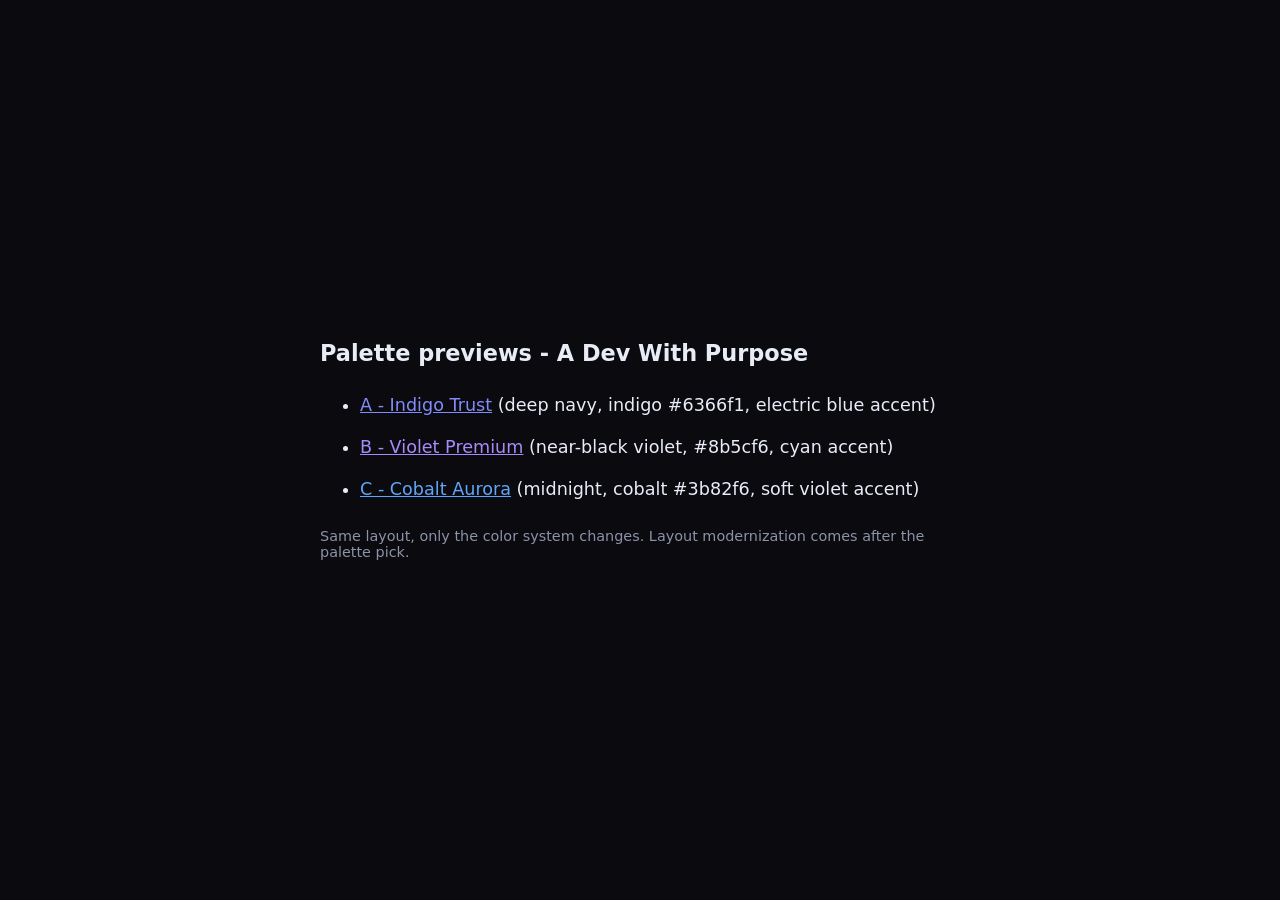
<file: index.html>
<!doctype html><meta charset="utf-8"><title>ADWP palette previews</title>
<body style="background:#0a0a0f;color:#e8ecf7;font-family:system-ui;display:grid;place-items:center;min-height:100vh;margin:0">
<div style="max-width:640px;padding:2rem"><h1 style="font-size:1.4rem">Palette previews - A Dev With Purpose</h1>
<ul style="line-height:2.4;font-size:1.1rem">
<li><a style="color:#818cf8" href="./a/">A - Indigo Trust</a> (deep navy, indigo #6366f1, electric blue accent)</li>
<li><a style="color:#a78bfa" href="./b/">B - Violet Premium</a> (near-black violet, #8b5cf6, cyan accent)</li>
<li><a style="color:#60a5fa" href="./c/">C - Cobalt Aurora</a> (midnight, cobalt #3b82f6, soft violet accent)</li>
</ul><p style="color:#8b93a8;font-size:.9rem">Same layout, only the color system changes. Layout modernization comes after the palette pick.</p></div>
</file>
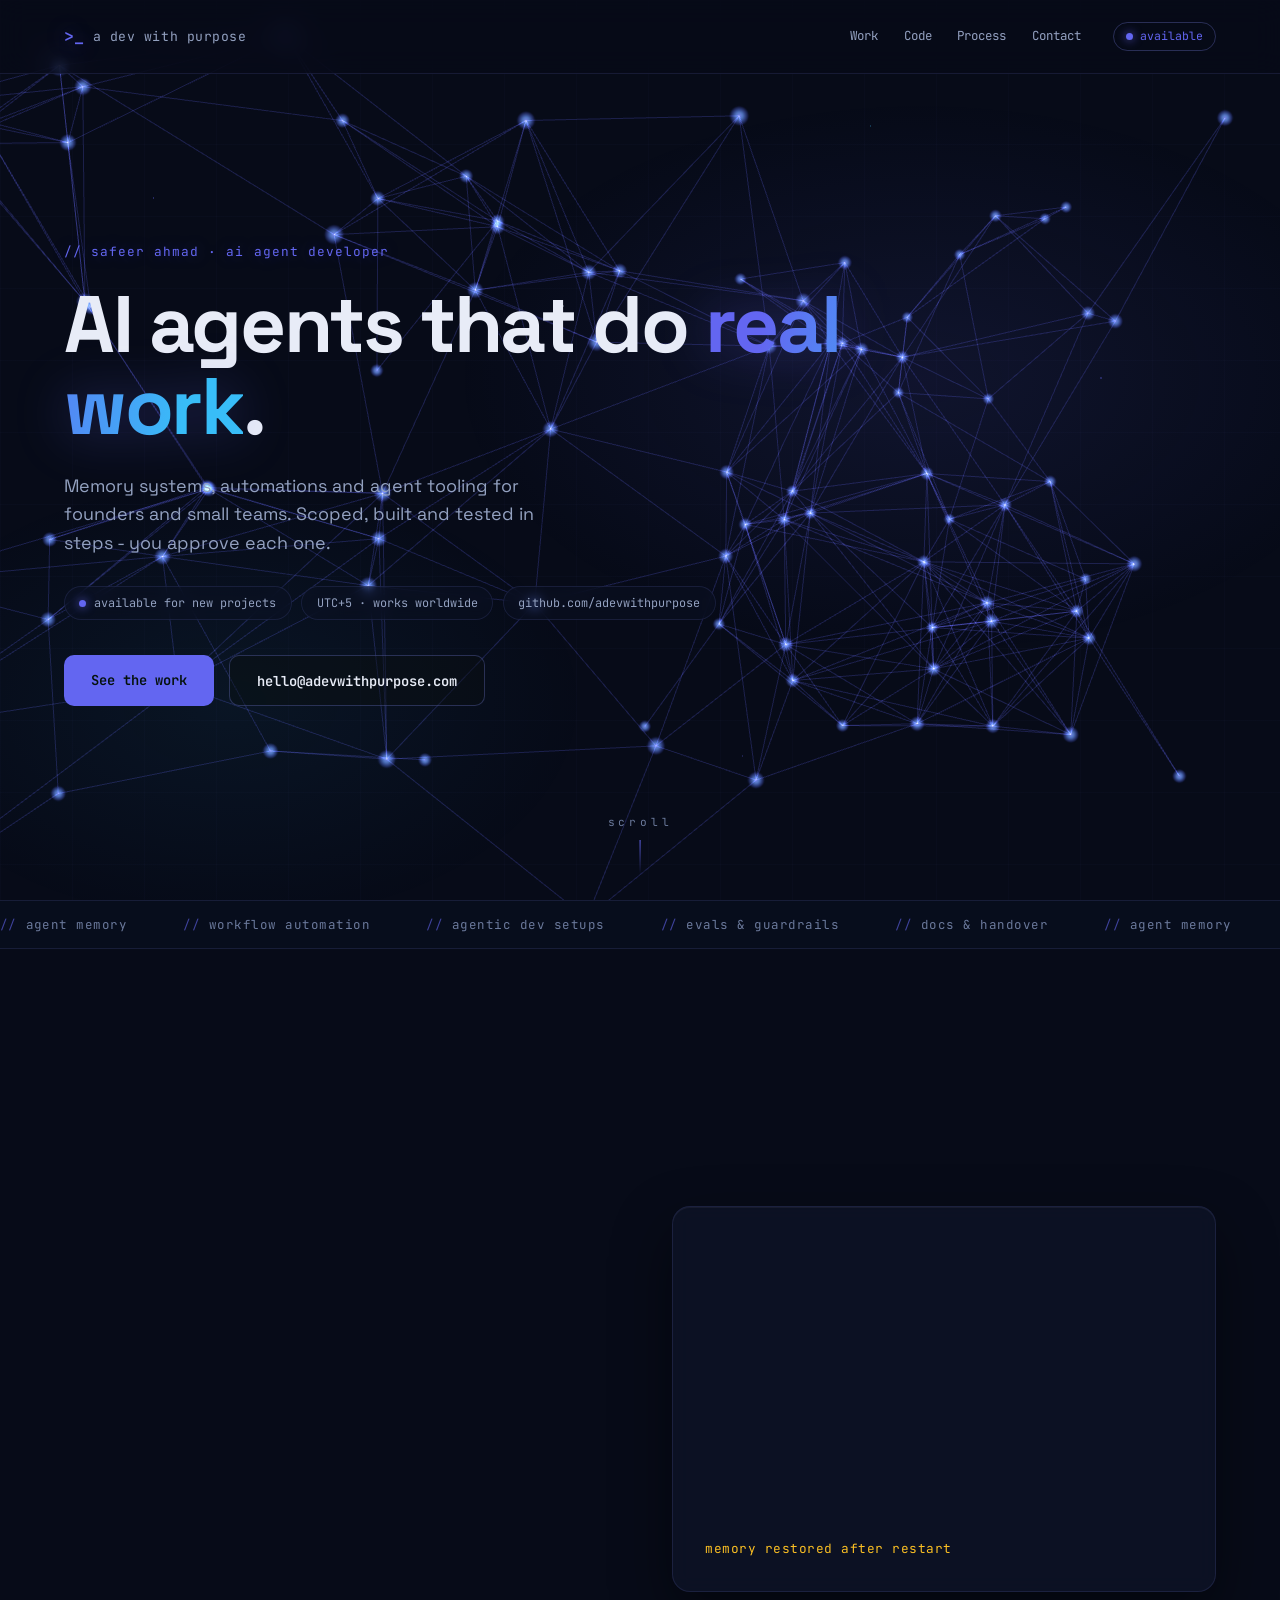
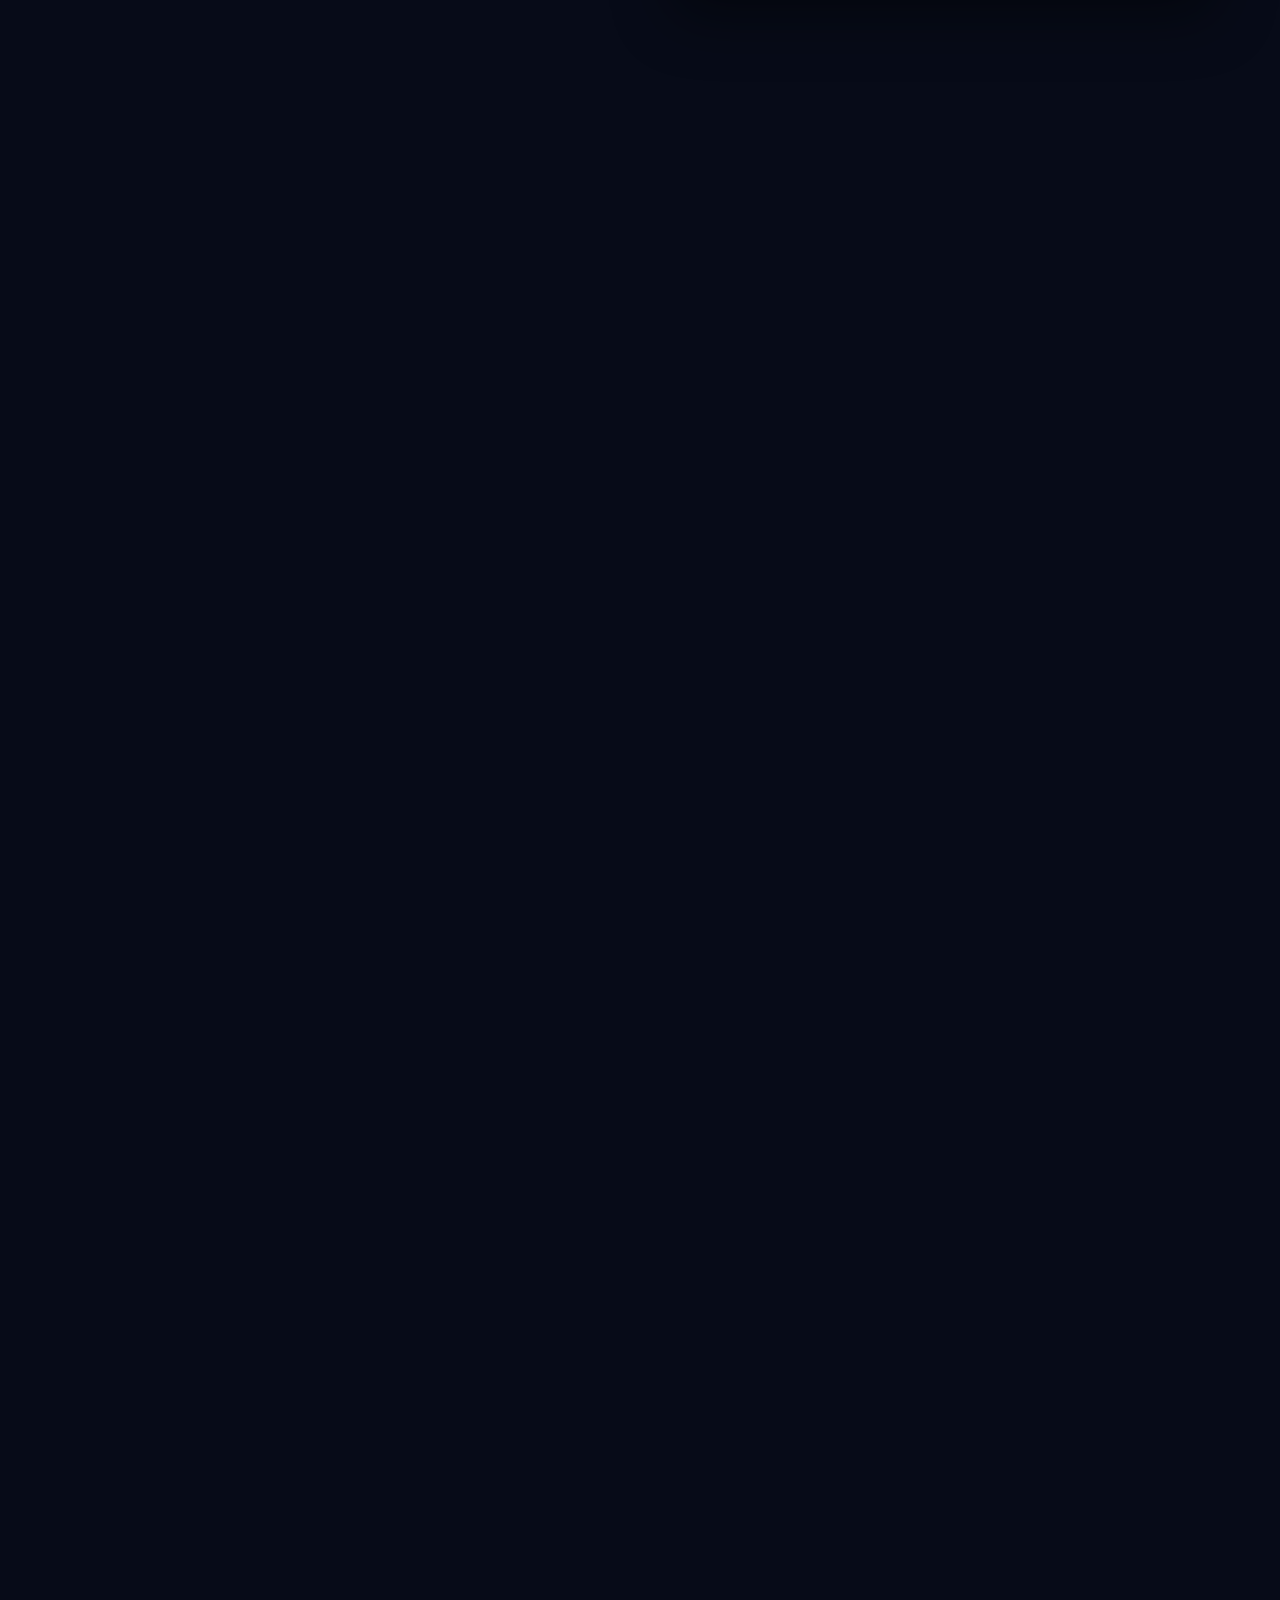
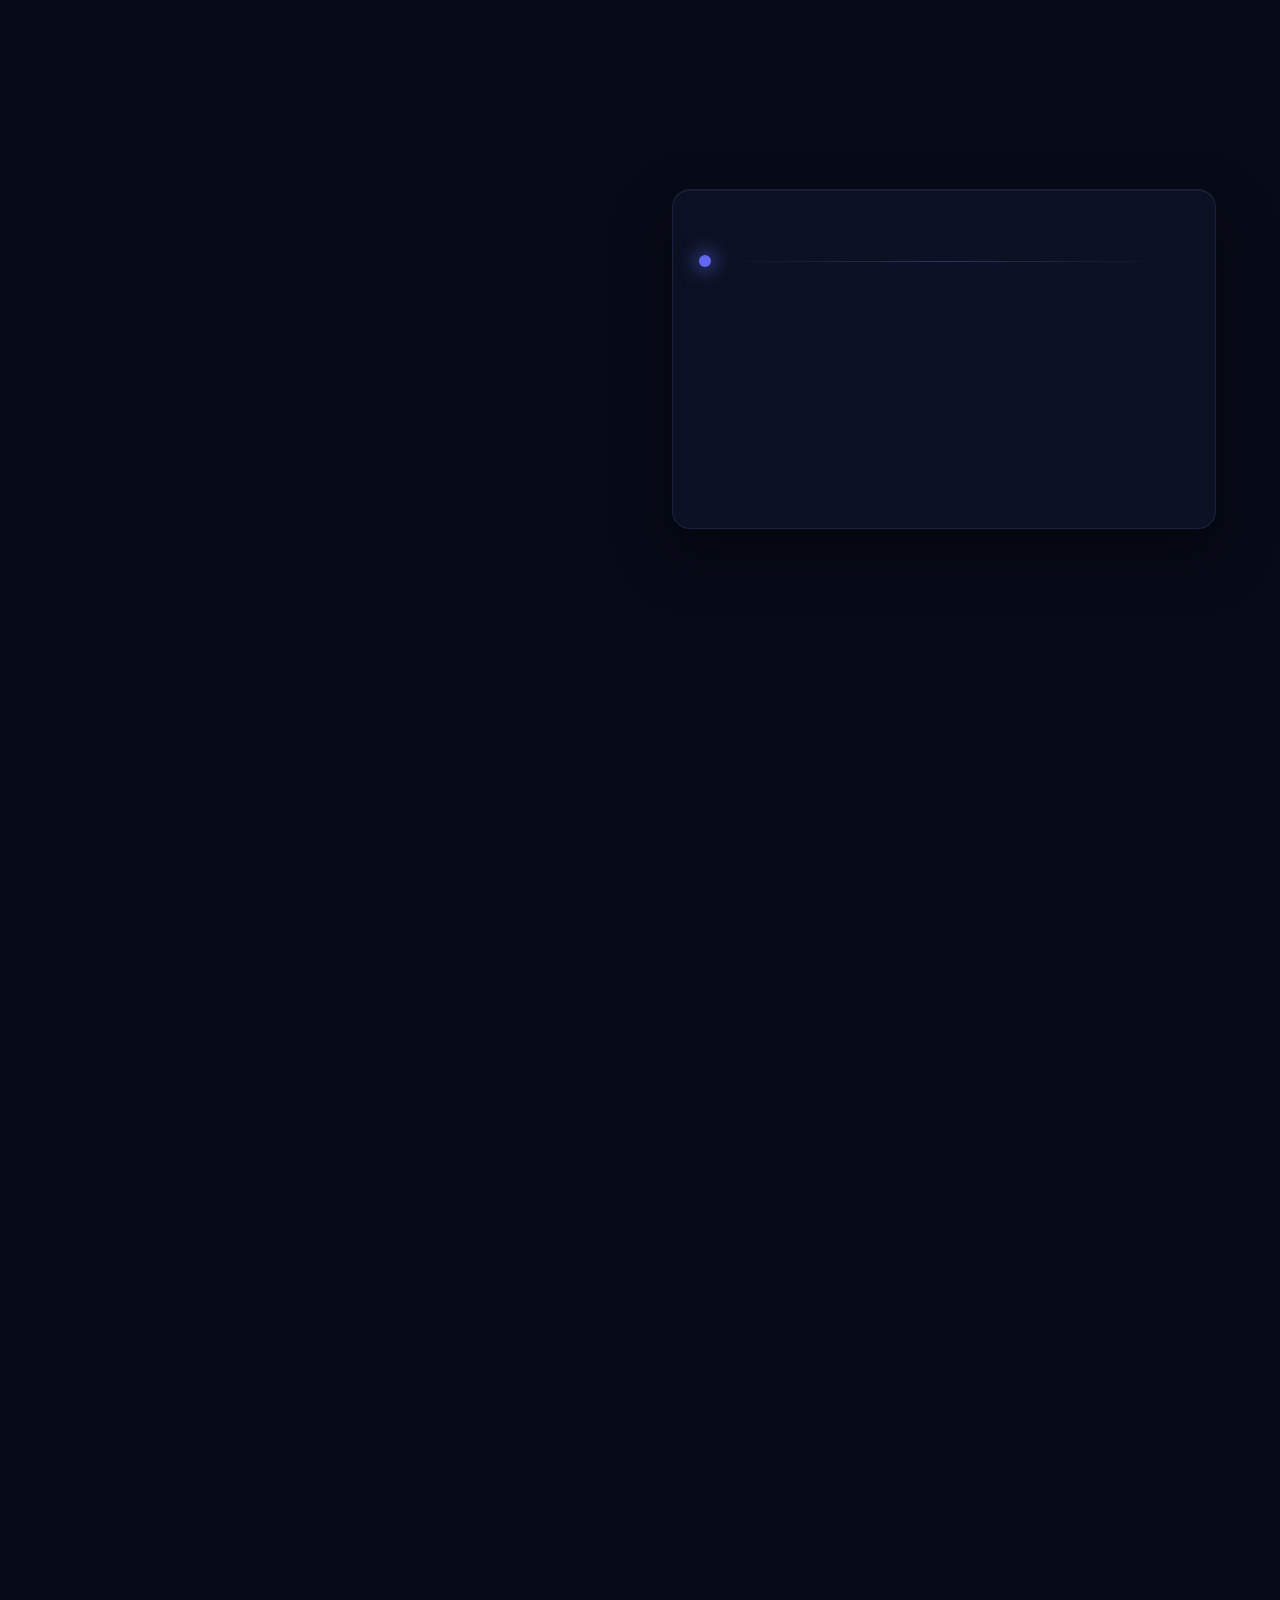
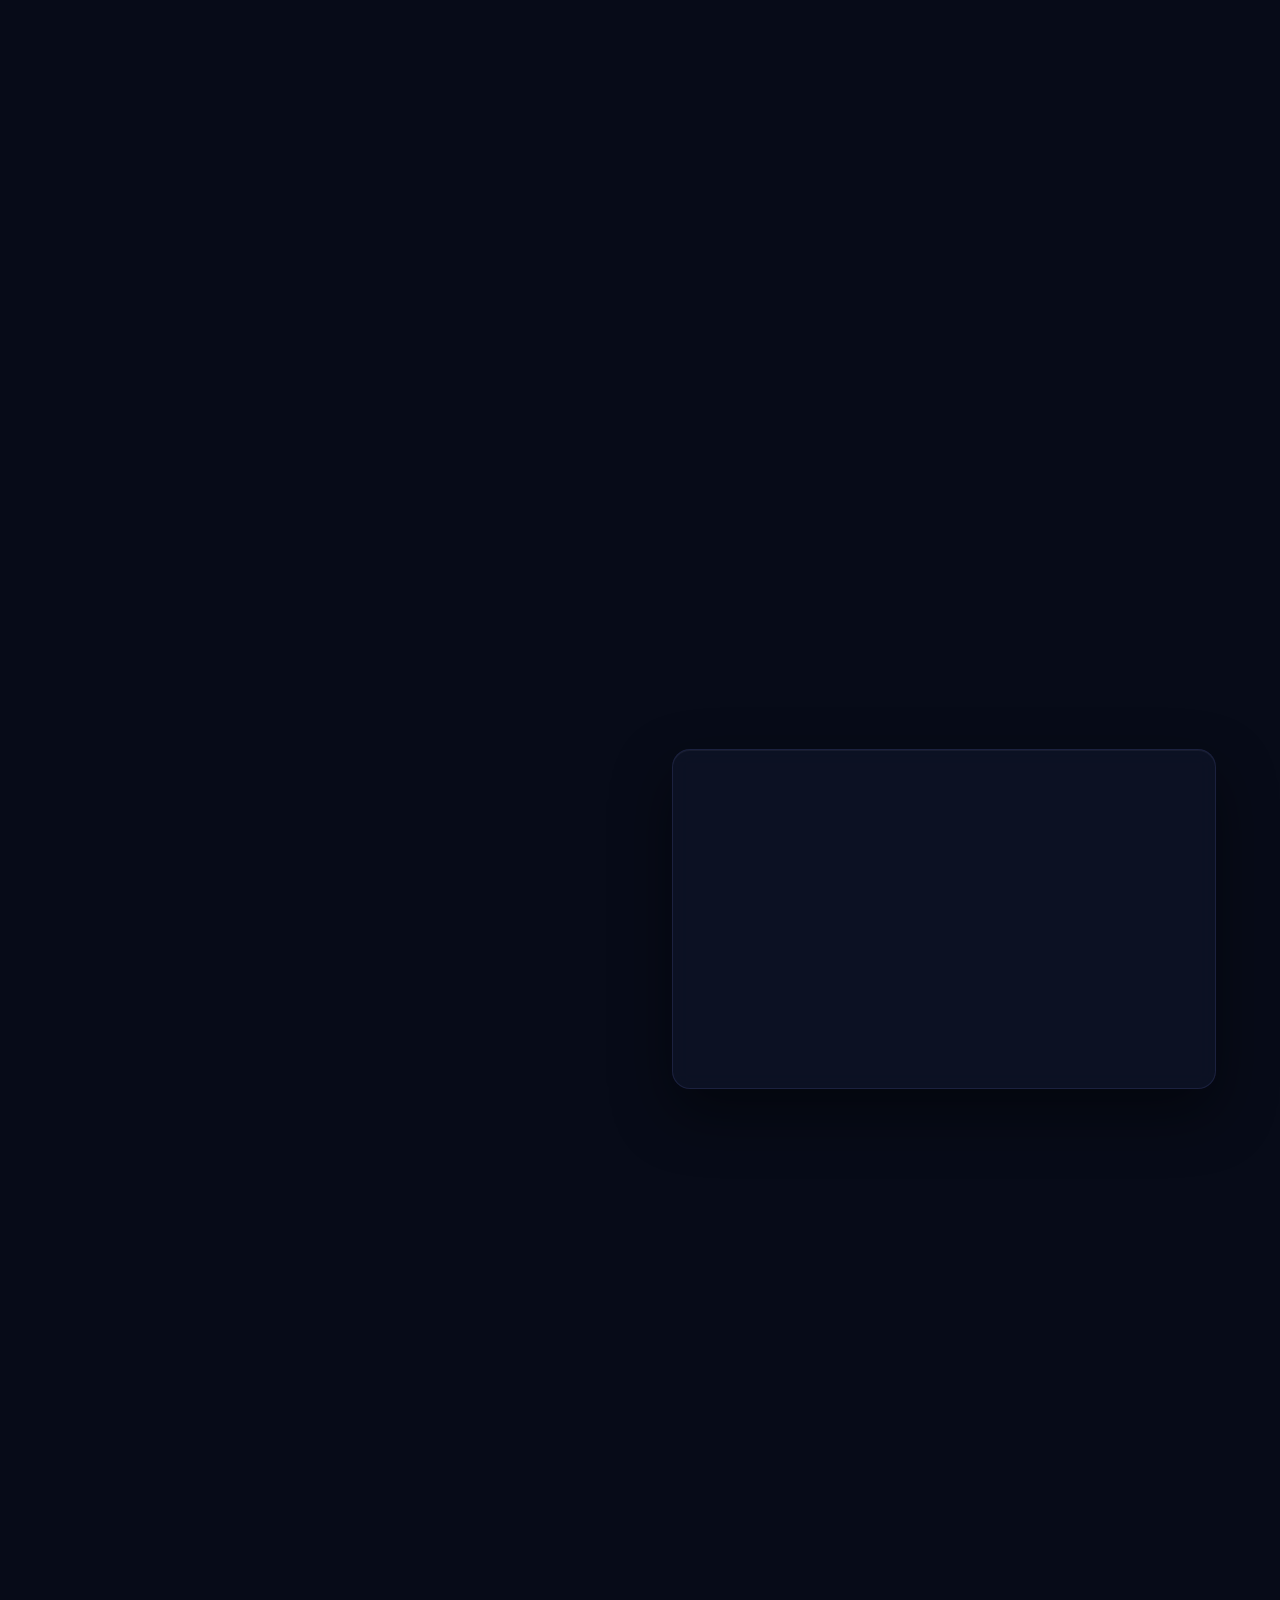
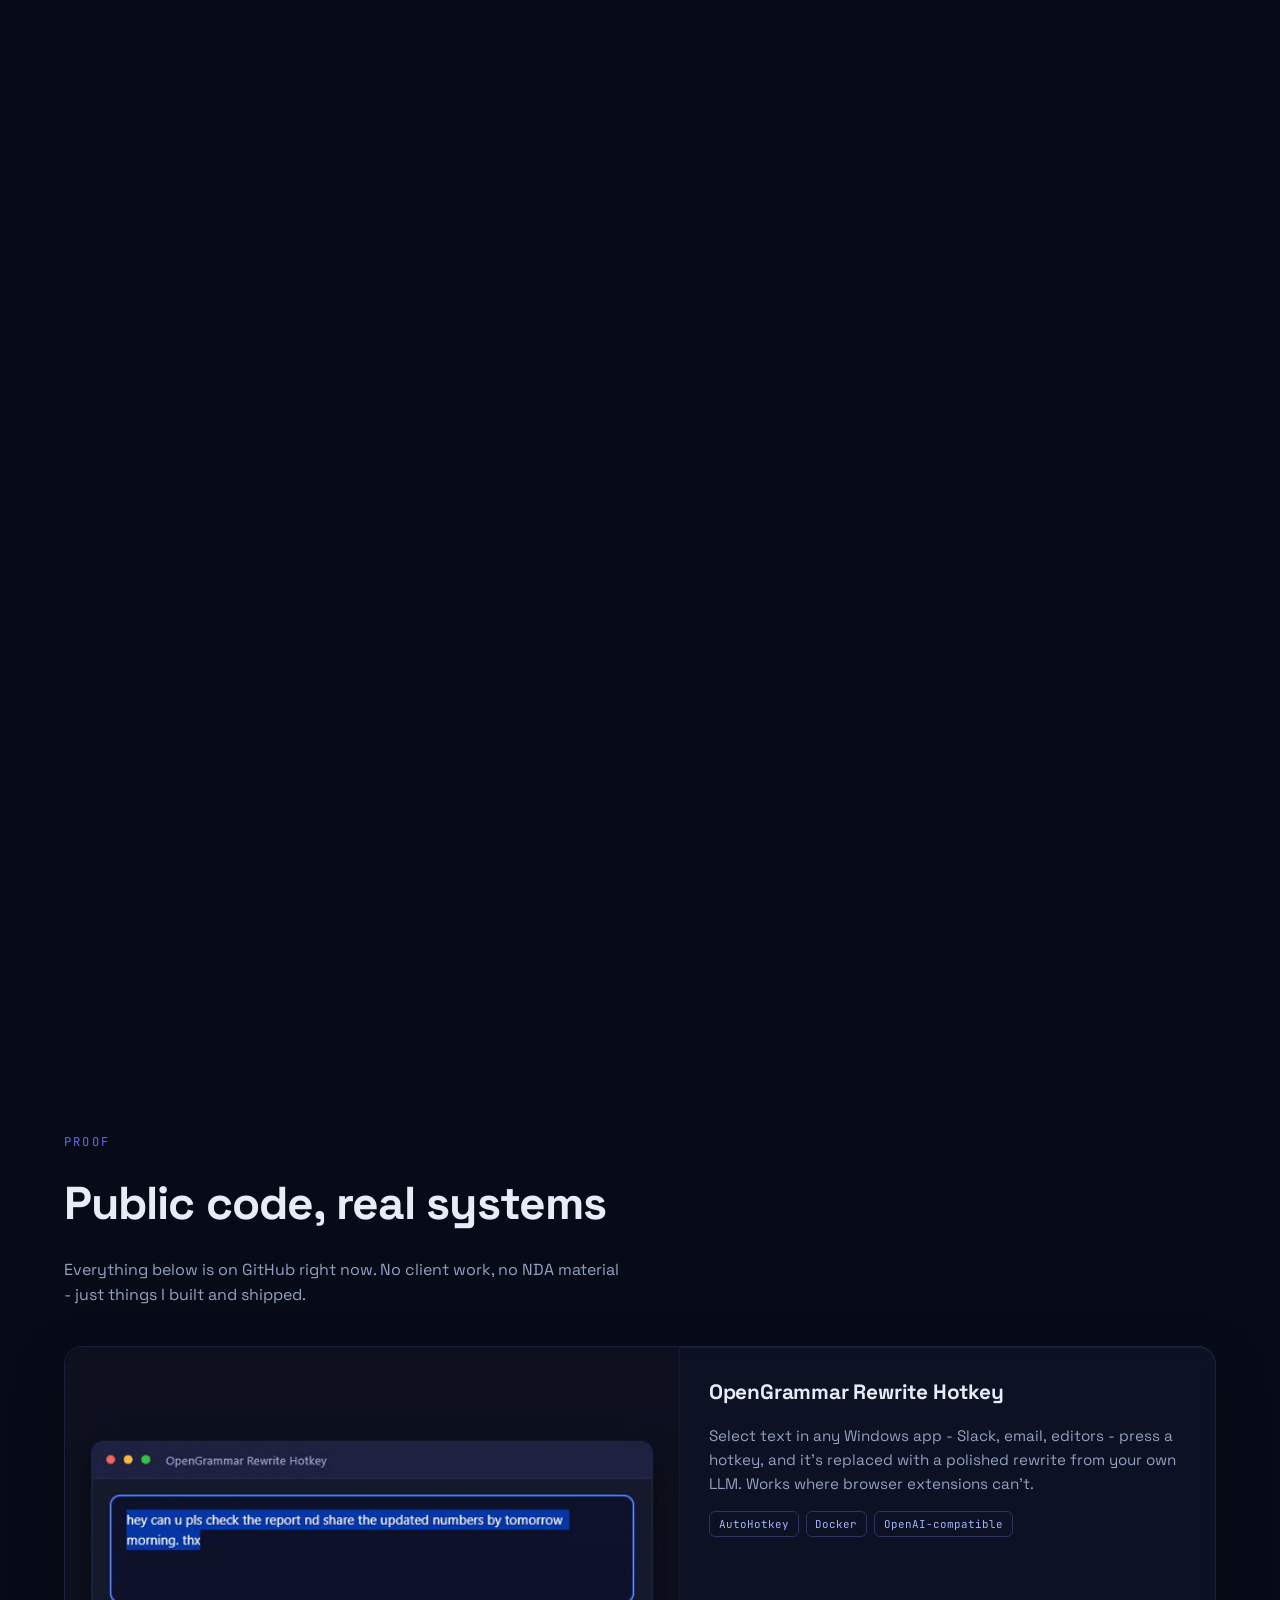
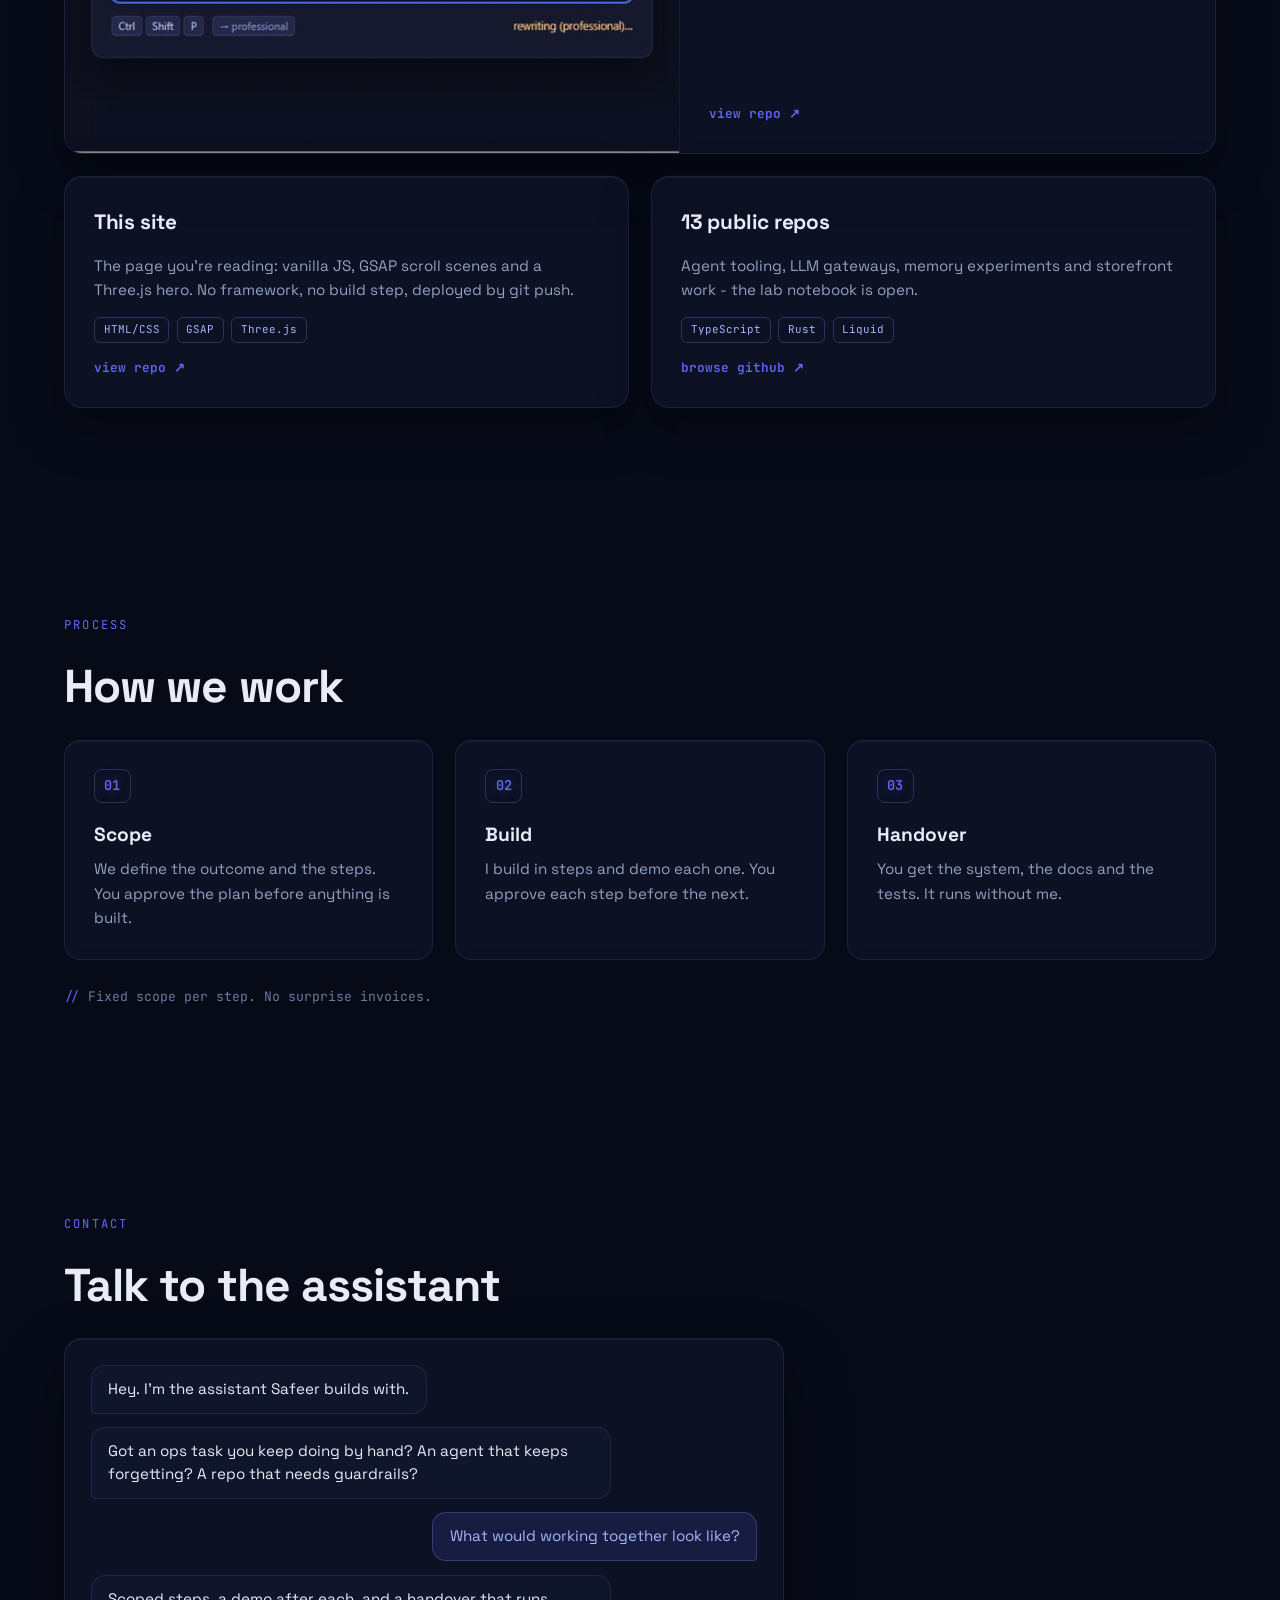
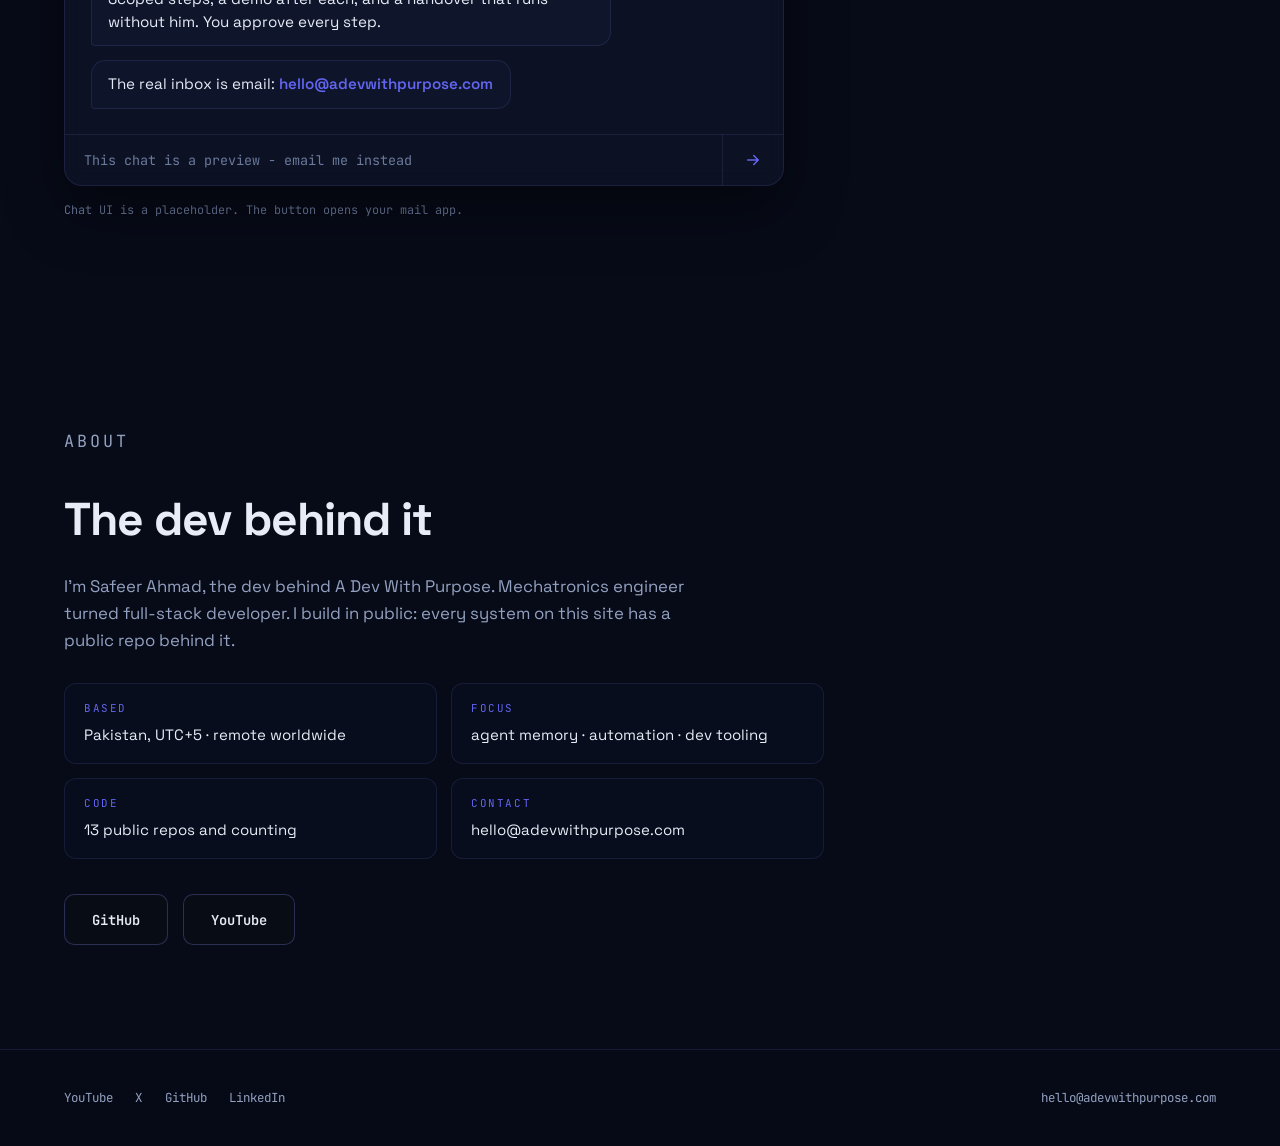
<file: a/index.html>
<!DOCTYPE html>
<!--
  A Dev With Purpose - adevwithpurpose.com
  DRAFT COPY v3 (2026-10-18) - pending Safeer's approval. About is the personal variant.
  Concept "The Network" v3: Three.js glowing constellation hero, GSAP pinned scenes,
  real public-work proof section, assistant-chat finale (UI placeholder).
  No framework, no build step. Mobile + reduced-motion get the static fallback.
-->
<html lang="en">
<head>
  <meta charset="utf-8">
  <meta name="viewport" content="width=device-width, initial-scale=1">
  <title>A Dev With Purpose - AI agents that do real work</title>
  <meta name="description" content="Safeer Ahmad builds agent memory systems, workflow automations and agentic dev setups for founders and small teams. Scoped, tested, handed over.">
  <meta property="og:title" content="A Dev With Purpose">
  <meta property="og:description" content="AI agents that do real work. Memory systems, automations and dev tooling - built, tested, handed over.">
  <meta property="og:type" content="website">
  <meta property="og:url" content="https://adevwithpurpose.com">
  <meta property="og:image" content="https://adevwithpurpose.com/assets/og.png?v=3">
  <meta name="twitter:card" content="summary_large_image">
  <meta name="theme-color" content="#070b18">
  <link rel="icon" href="assets/favicon.svg?v=3" type="image/svg+xml">
  <link rel="icon" href="assets/favicon-32.png?v=3" sizes="32x32" type="image/png">
  <link rel="apple-touch-icon" href="assets/apple-touch-icon.png?v=3">
  <link rel="preload" href="assets/fonts/space-grotesk-latin.woff2" as="font" type="font/woff2" crossorigin>
  <link rel="stylesheet" href="assets/css/styles.css?v=3">
</head>
<body>

<header class="site-header">
  <div class="header-inner">
    <a class="brand" href="#top"><span class="brand-mark">&gt;_</span><span class="brand-name">a dev with purpose</span></a>
    <nav class="site-nav" aria-label="Main">
      <a href="#scene-memory">Work</a>
      <a href="#proof">Code</a>
      <a href="#how">Process</a>
      <a href="#chat">Contact</a>
    </nav>
    <p class="header-status"><span class="pulse-dot" aria-hidden="true"></span>available</p>
  </div>
</header>

<main id="top">

  <!-- HERO -->
  <section class="hero" id="hero">
    <div class="hero-canvas" id="hero-canvas" aria-hidden="true"></div>
    <div class="hero-static" aria-hidden="true"></div>
    <div class="hero-glow" aria-hidden="true"></div>
    <div class="hero-content">
      <p class="kicker">// safeer ahmad &middot; ai agent developer</p>
      <h1>AI agents that do <span class="accent">real work</span>.</h1>
      <p class="sub">Memory systems, automations and agent tooling for founders and small teams. Scoped, built and tested in steps - you approve each one.</p>
      <ul class="hero-chips" aria-label="Quick facts">
        <li><span class="pulse-dot" aria-hidden="true"></span>available for new projects</li>
        <li>UTC+5 &middot; works worldwide</li>
        <li>github.com/adevwithpurpose</li>
      </ul>
      <div class="cta-row">
        <a class="btn btn-primary" href="#scene-memory">See the work</a>
        <a class="btn btn-ghost" href="mailto:hello@adevwithpurpose.com">hello@adevwithpurpose.com</a>
      </div>
    </div>
    <p class="hero-hint" aria-hidden="true">scroll</p>
  </section>

  <!-- TICKER -->
  <div class="ticker" aria-hidden="true">
    <div class="ticker-track">
      <span>agent memory</span><span>workflow automation</span><span>agentic dev setups</span><span>evals &amp; guardrails</span><span>docs &amp; handover</span>
      <span>agent memory</span><span>workflow automation</span><span>agentic dev setups</span><span>evals &amp; guardrails</span><span>docs &amp; handover</span>
    </div>
  </div>

  <!-- SCENE 1: memory -->
  <section class="scene" id="scene-memory">
    <div class="scene-pin">
      <div class="scene-copy">
        <p class="scene-eyebrow"><span class="scene-num">01</span>what i build</p>
        <h2>Agent memory systems</h2>
        <p class="scene-text">Your agents stop forgetting. Context that survives restarts, stays searchable, and comes with tests that prove it.</p>
        <ul class="scene-list">
          <li>semantic + keyword recall</li>
          <li>survives restarts</li>
          <li>auditable and tested</li>
        </ul>
      </div>
      <div class="scene-visual memory-visual" aria-hidden="true">
        <div class="frag" data-frag>client prefers weekly demos</div>
        <div class="frag" data-frag>deploy: static site, git push</div>
        <div class="frag" data-frag>budget: stays under cap</div>
        <div class="frag" data-frag>tests must stay green</div>
        <div class="frag" data-frag>timezone: UTC, always</div>
        <div class="memory-status" data-memory-status>context lost on restart</div>
      </div>
    </div>
  </section>

  <!-- SCENE 2: automation -->
  <section class="scene" id="scene-auto">
    <div class="scene-pin">
      <div class="scene-copy">
        <p class="scene-eyebrow"><span class="scene-num">02</span>what i build</p>
        <h2>Workflow automation</h2>
        <p class="scene-text">Repetitive ops work turned into agent workflows that run on their own, escalate when unsure, and report back.</p>
        <ul class="scene-list">
          <li>watchers that never sleep</li>
          <li>human-in-the-loop gates</li>
          <li>reports you actually read</li>
        </ul>
      </div>
      <div class="scene-visual pipe-visual" aria-hidden="true">
        <div class="pipe-track">
          <div class="pipe-stage" data-stage>watch</div>
          <div class="pipe-stage" data-stage>decide</div>
          <div class="pipe-stage" data-stage>act</div>
          <div class="pipe-stage" data-stage>report</div>
          <div class="pipe-token" data-token></div>
        </div>
        <div class="pipe-log" data-pipe-log>08:00 - brief sent &middot; no human needed</div>
      </div>
    </div>
  </section>

  <!-- SCENE 3: dev -->
  <section class="scene" id="scene-dev">
    <div class="scene-pin">
      <div class="scene-copy">
        <p class="scene-eyebrow"><span class="scene-num">03</span>what i build</p>
        <h2>Agentic dev setups</h2>
        <p class="scene-text">Coding agents wired into your repo with tests, review loops and guardrails. Not vibes.</p>
        <ul class="scene-list">
          <li>tests before merge</li>
          <li>review loops built in</li>
          <li>no secrets in diffs</li>
        </ul>
      </div>
      <div class="scene-visual dev-visual" aria-hidden="true">
        <div class="dev-window">
          <div class="dev-titlebar"><span></span><span></span><span></span></div>
          <div class="dev-lines">
            <p class="dev-line" data-devline><em>$</em> agent run task-14</p>
            <p class="dev-line" data-devline><em>&gt;</em> writing code...</p>
            <p class="dev-line" data-devline><em>&gt;</em> running tests...</p>
            <p class="dev-line dev-pass" data-devline><em>&#10003;</em> 24 passed, 0 failed</p>
            <p class="dev-line dev-guard" data-devline><em>&#9210;</em> guardrail: no secrets in diff</p>
          </div>
        </div>
      </div>
    </div>
  </section>

  <!-- PROOF: real public code -->
  <section class="proof" id="proof">
    <p class="section-eyebrow">proof</p>
    <h2 class="section-title">Public code, real systems</h2>
    <p class="section-sub">Everything below is on GitHub right now. No client work, no NDA material - just things I built and shipped.</p>
    <div class="proof-grid">
      <article class="proof-card proof-feature">
        <div class="proof-media">
          <img src="assets/opengrammar-demo.gif" alt="OpenGrammar hotkey demo: text selected in an app is rewritten in place by an LLM" loading="lazy">
        </div>
        <div class="proof-body">
          <h3>OpenGrammar Rewrite Hotkey</h3>
          <p>Select text in any Windows app - Slack, email, editors - press a hotkey, and it's replaced with a polished rewrite from your own LLM. Works where browser extensions can't.</p>
          <ul class="tags"><li>AutoHotkey</li><li>Docker</li><li>OpenAI-compatible</li></ul>
          <a class="proof-link" href="https://github.com/adevwithpurpose/opengrammar-hotkey">view repo &nearr;</a>
        </div>
      </article>
      <article class="proof-card">
        <div class="proof-body">
          <h3>This site</h3>
          <p>The page you're reading: vanilla JS, GSAP scroll scenes and a Three.js hero. No framework, no build step, deployed by git push.</p>
          <ul class="tags"><li>HTML/CSS</li><li>GSAP</li><li>Three.js</li></ul>
          <a class="proof-link" href="https://github.com/adevwithpurpose/adewp-site">view repo &nearr;</a>
        </div>
      </article>
      <article class="proof-card">
        <div class="proof-body">
          <h3>13 public repos</h3>
          <p>Agent tooling, LLM gateways, memory experiments and storefront work - the lab notebook is open.</p>
          <ul class="tags"><li>TypeScript</li><li>Rust</li><li>Liquid</li></ul>
          <a class="proof-link" href="https://github.com/adevwithpurpose">browse github &nearr;</a>
        </div>
      </article>
    </div>
  </section>

  <!-- HOW WE WORK -->
  <section class="how" id="how">
    <p class="section-eyebrow">process</p>
    <h2 class="section-title">How we work</h2>
    <ol class="steps">
      <li><span class="step-num">01</span><div><h3>Scope</h3><p>We define the outcome and the steps. You approve the plan before anything is built.</p></div></li>
      <li><span class="step-num">02</span><div><h3>Build</h3><p>I build in steps and demo each one. You approve each step before the next.</p></div></li>
      <li><span class="step-num">03</span><div><h3>Handover</h3><p>You get the system, the docs and the tests. It runs without me.</p></div></li>
    </ol>
    <p class="how-note">Fixed scope per step. No surprise invoices.</p>
  </section>

  <!-- CHAT FINALE -->
  <section class="chat" id="chat">
    <p class="section-eyebrow">contact</p>
    <h2 class="section-title">Talk to the assistant</h2>
    <div class="chat-window" id="chat-window">
      <div class="chat-scroll" id="chat-scroll">
        <div class="msg msg-bot" data-msg>Hey. I'm the assistant Safeer builds with.</div>
        <div class="msg msg-bot" data-msg>Got an ops task you keep doing by hand? An agent that keeps forgetting? A repo that needs guardrails?</div>
        <div class="msg msg-user" data-msg>What would working together look like?</div>
        <div class="msg msg-bot" data-msg>Scoped steps, a demo after each, and a handover that runs without him. You approve every step.</div>
        <div class="msg msg-bot msg-cta" data-msg>The real inbox is email: <a href="mailto:hello@adevwithpurpose.com">hello@adevwithpurpose.com</a></div>
      </div>
      <form class="chat-input" action="mailto:hello@adevwithpurpose.com" method="get">
        <input type="text" placeholder="This chat is a preview - email me instead" aria-label="Message preview, email instead">
        <button type="submit" aria-label="Email instead"><svg width="18" height="18" viewBox="0 0 24 24" fill="none" stroke="currentColor" stroke-width="2" stroke-linecap="round" stroke-linejoin="round" aria-hidden="true"><path d="M5 12h14M13 6l6 6-6 6"/></svg></button>
      </form>
    </div>
    <p class="chat-note">Chat UI is a placeholder. The button opens your mail app.</p>
  </section>

  <!-- ABOUT -->
  <section class="about wrap" id="about">
    <p class="section-eyebrow">about</p>
    <h2 class="section-title">The dev behind it</h2>
    <p>I&rsquo;m Safeer Ahmad, the dev behind A Dev With Purpose. Mechatronics engineer turned full-stack developer. I build in public: every system on this site has a public repo behind it.</p>
    <ul class="facts">
      <li><span>based</span>Pakistan, UTC+5 &middot; remote worldwide</li>
      <li><span>focus</span>agent memory &middot; automation &middot; dev tooling</li>
      <li><span>code</span>13 public repos and counting</li>
      <li><span>contact</span>hello@adevwithpurpose.com</li>
    </ul>
    <div class="cta-row">
      <a class="btn btn-ghost" href="https://github.com/adevwithpurpose">GitHub</a>
      <a class="btn btn-ghost" href="https://www.youtube.com/@adevwithpurpose">YouTube</a>
    </div>
  </section>

</main>

<footer class="site-footer">
  <div class="footer-inner">
    <nav class="footer-links" aria-label="Social">
      <a href="https://www.youtube.com/@adevwithpurpose">YouTube</a>
      <a href="https://x.com/adevwithpurpose">X</a>
      <a href="https://github.com/adevwithpurpose">GitHub</a>
      <a href="https://www.linkedin.com/in/adevwithpurpose">LinkedIn</a>
    </nav>
    <a class="footer-mail" href="mailto:hello@adevwithpurpose.com">hello@adevwithpurpose.com</a>
  </div>
</footer>

<script src="assets/js/vendor/gsap.min.js" defer></script>
<script src="assets/js/vendor/ScrollTrigger.min.js" defer></script>
<script src="assets/js/main.js?v=3" type="module"></script>
</body>
</html>
</file>
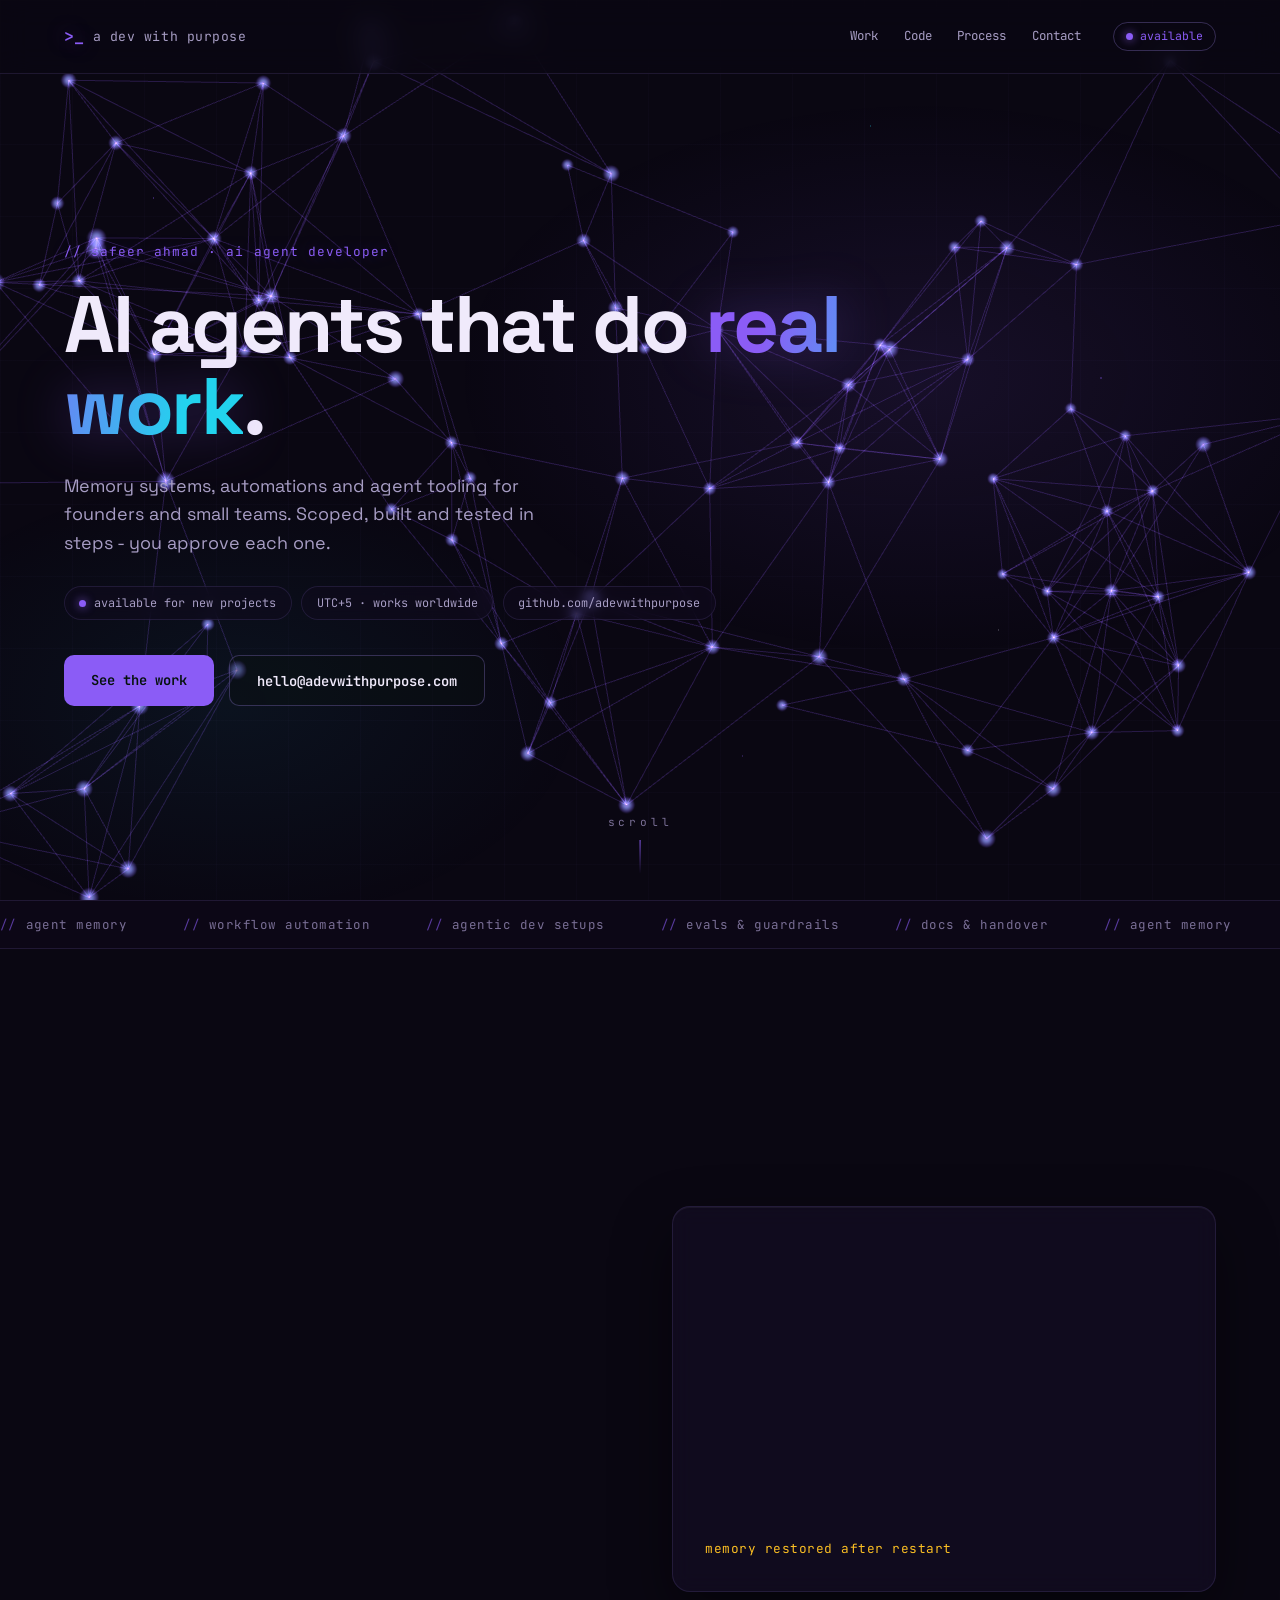
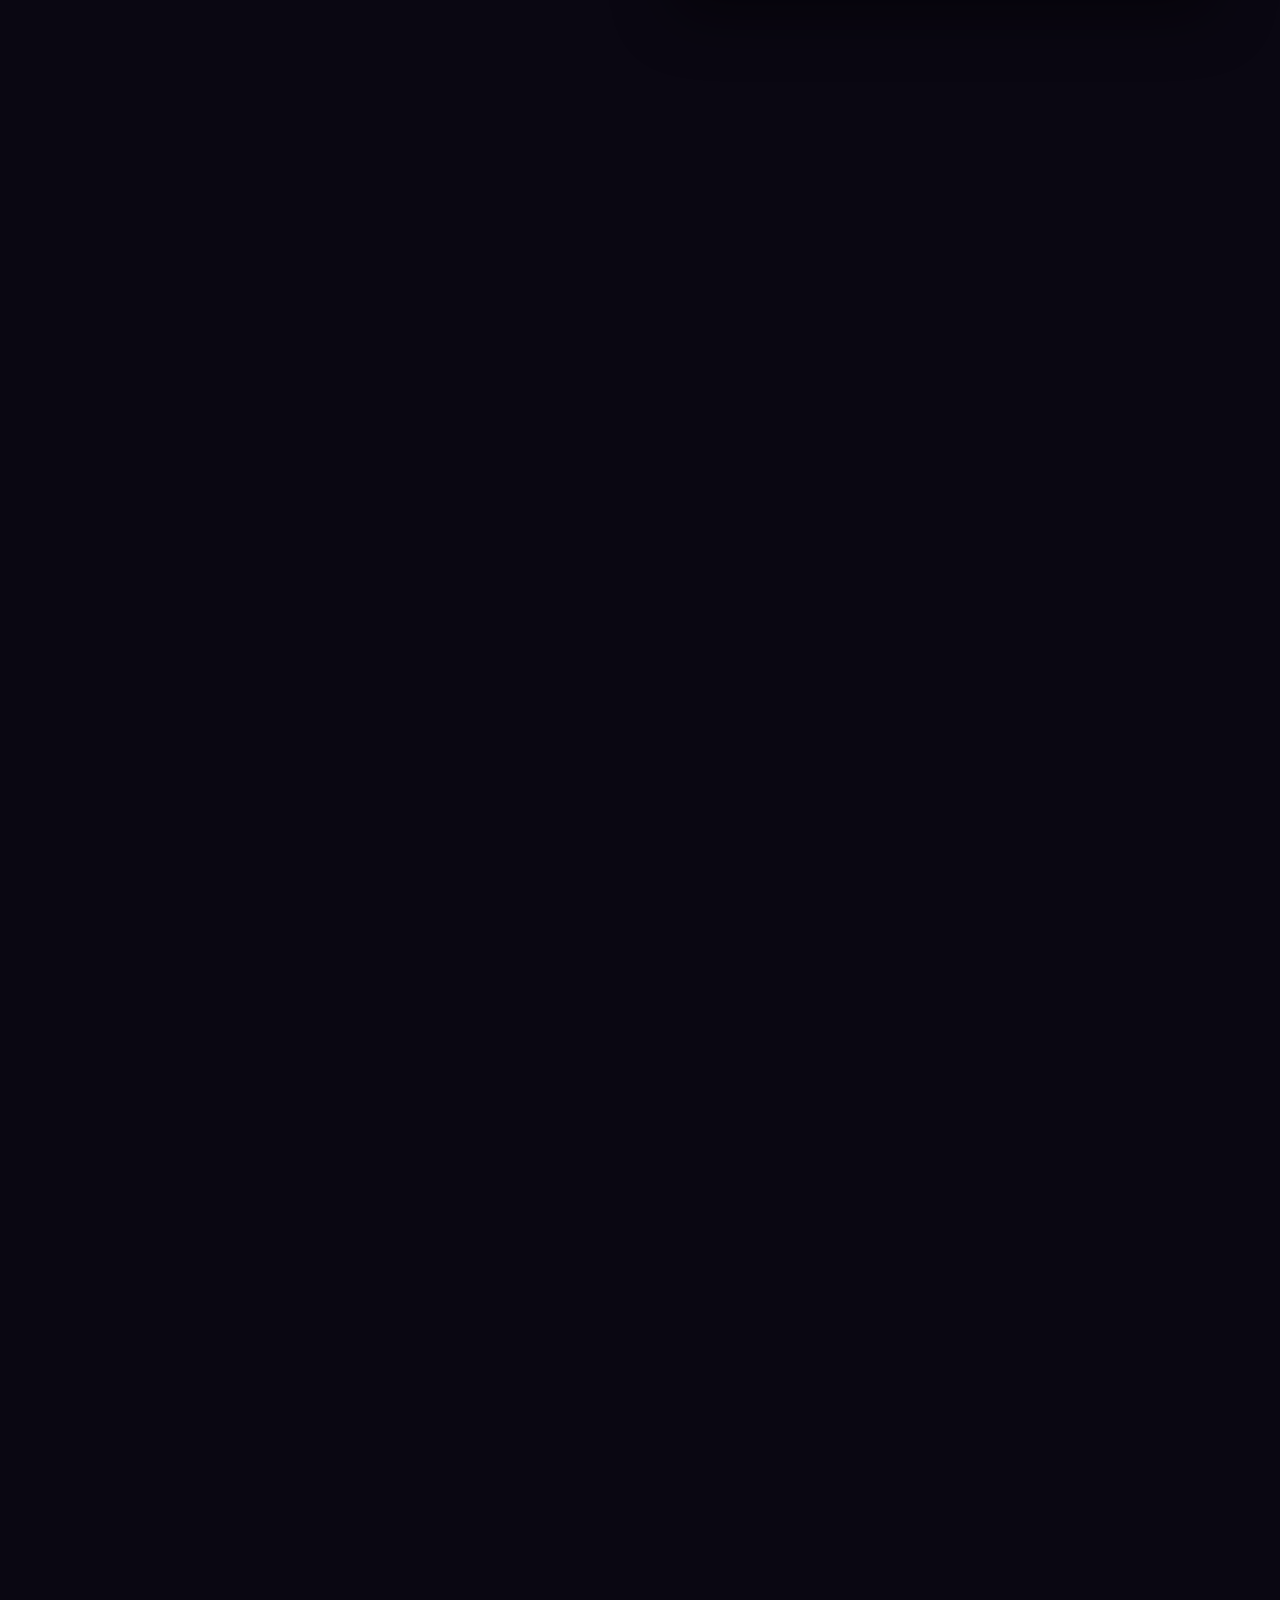
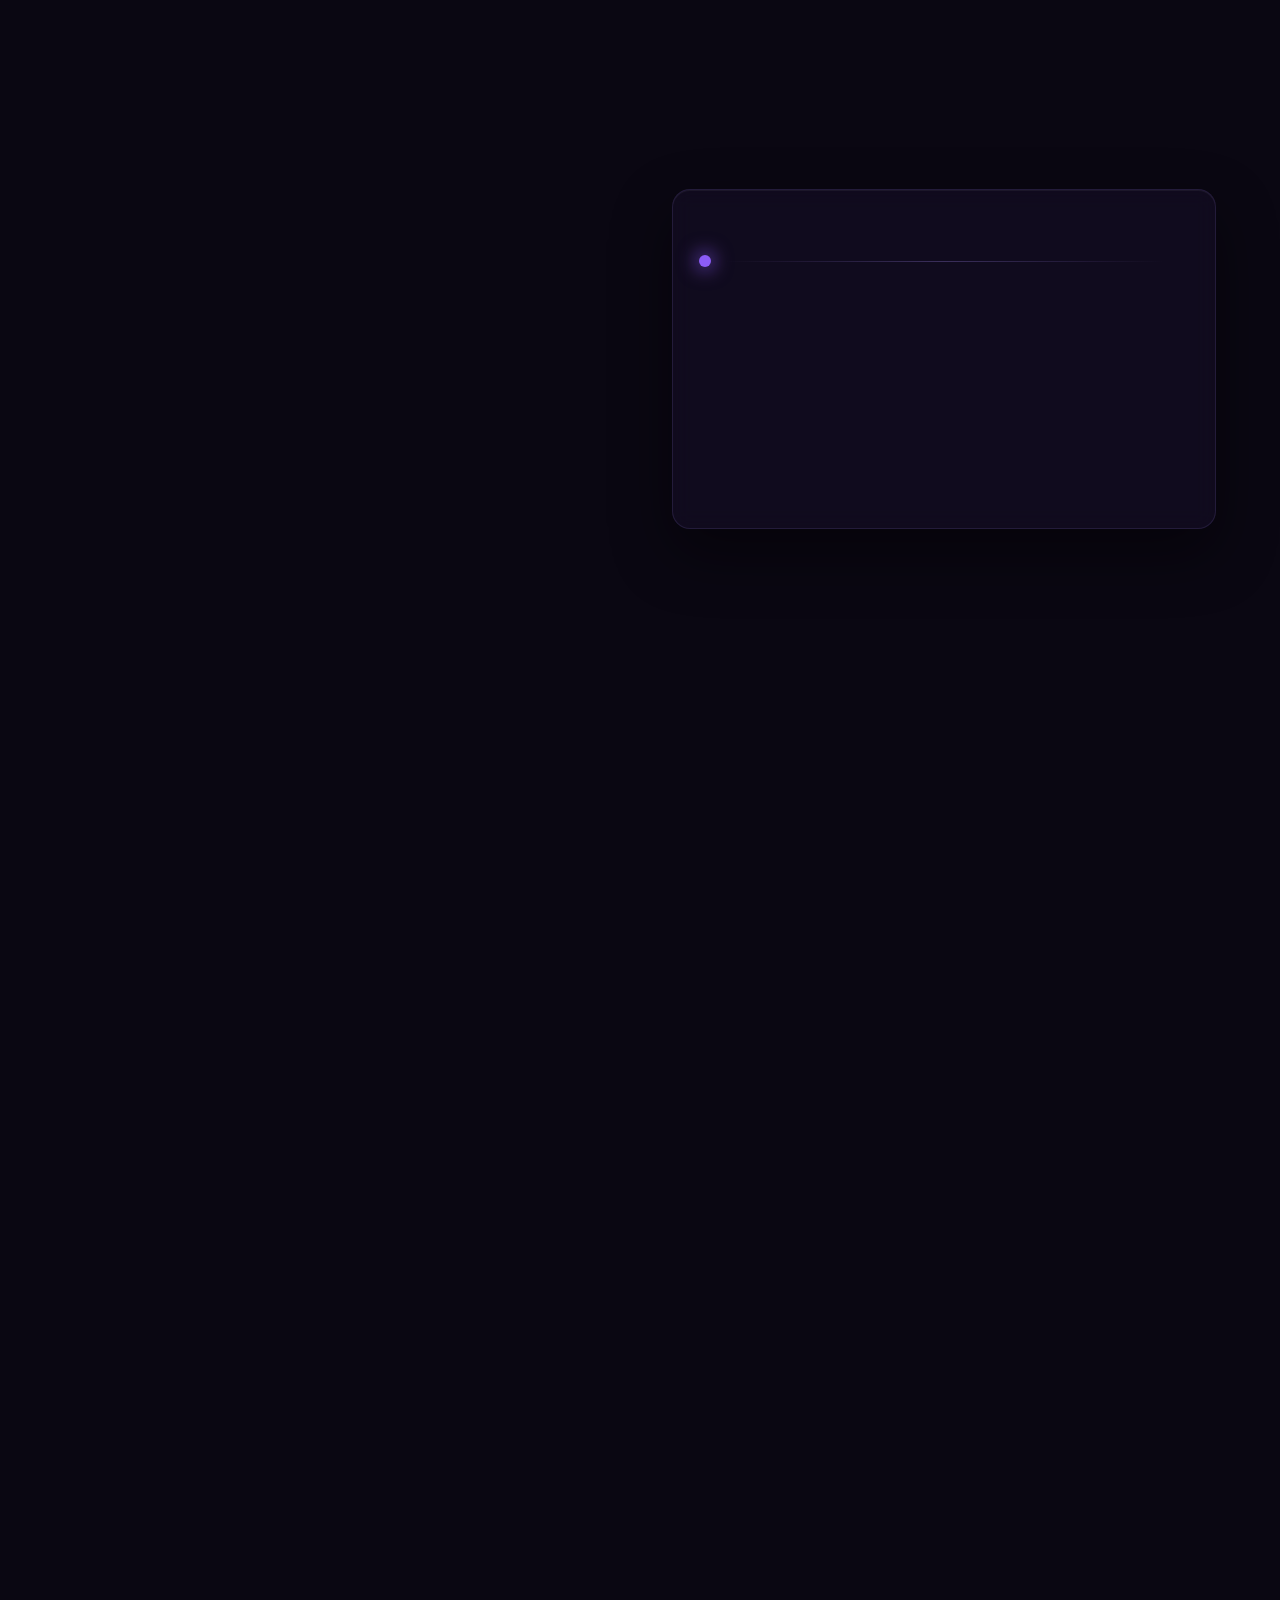
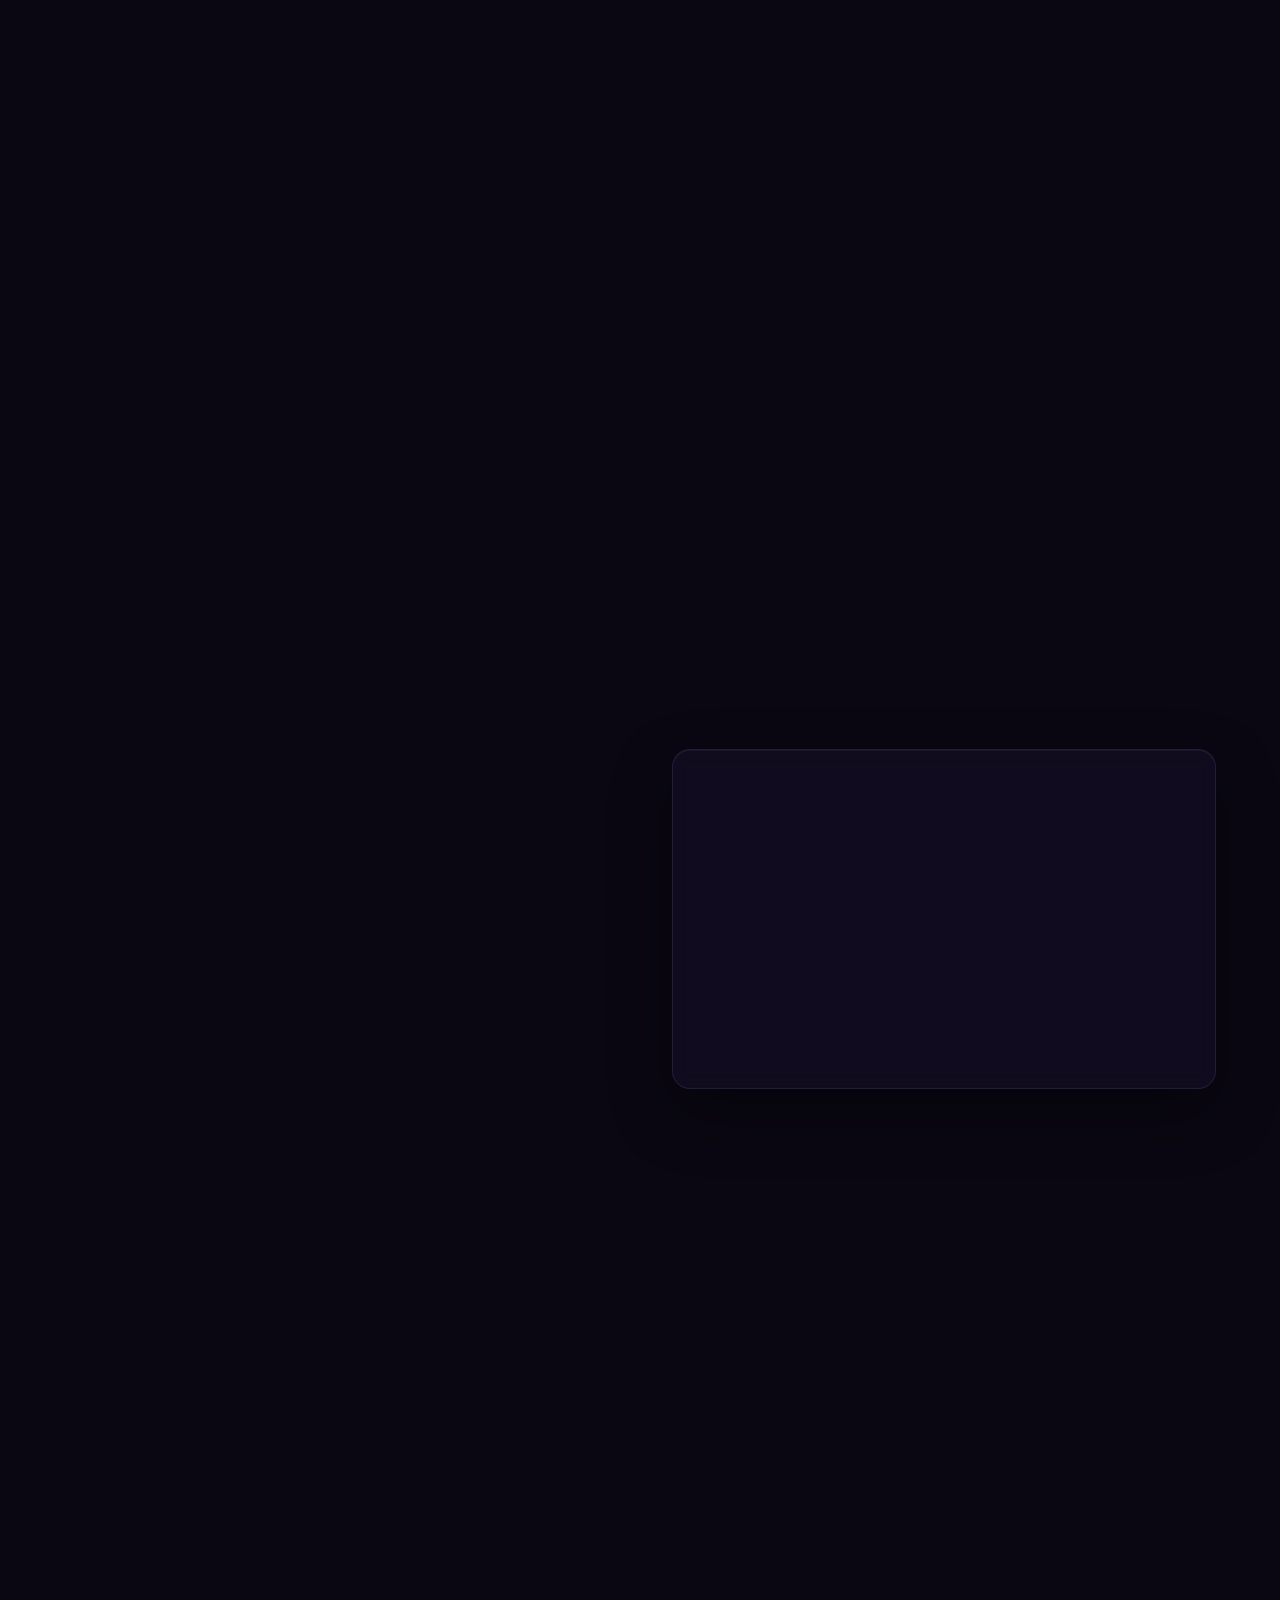
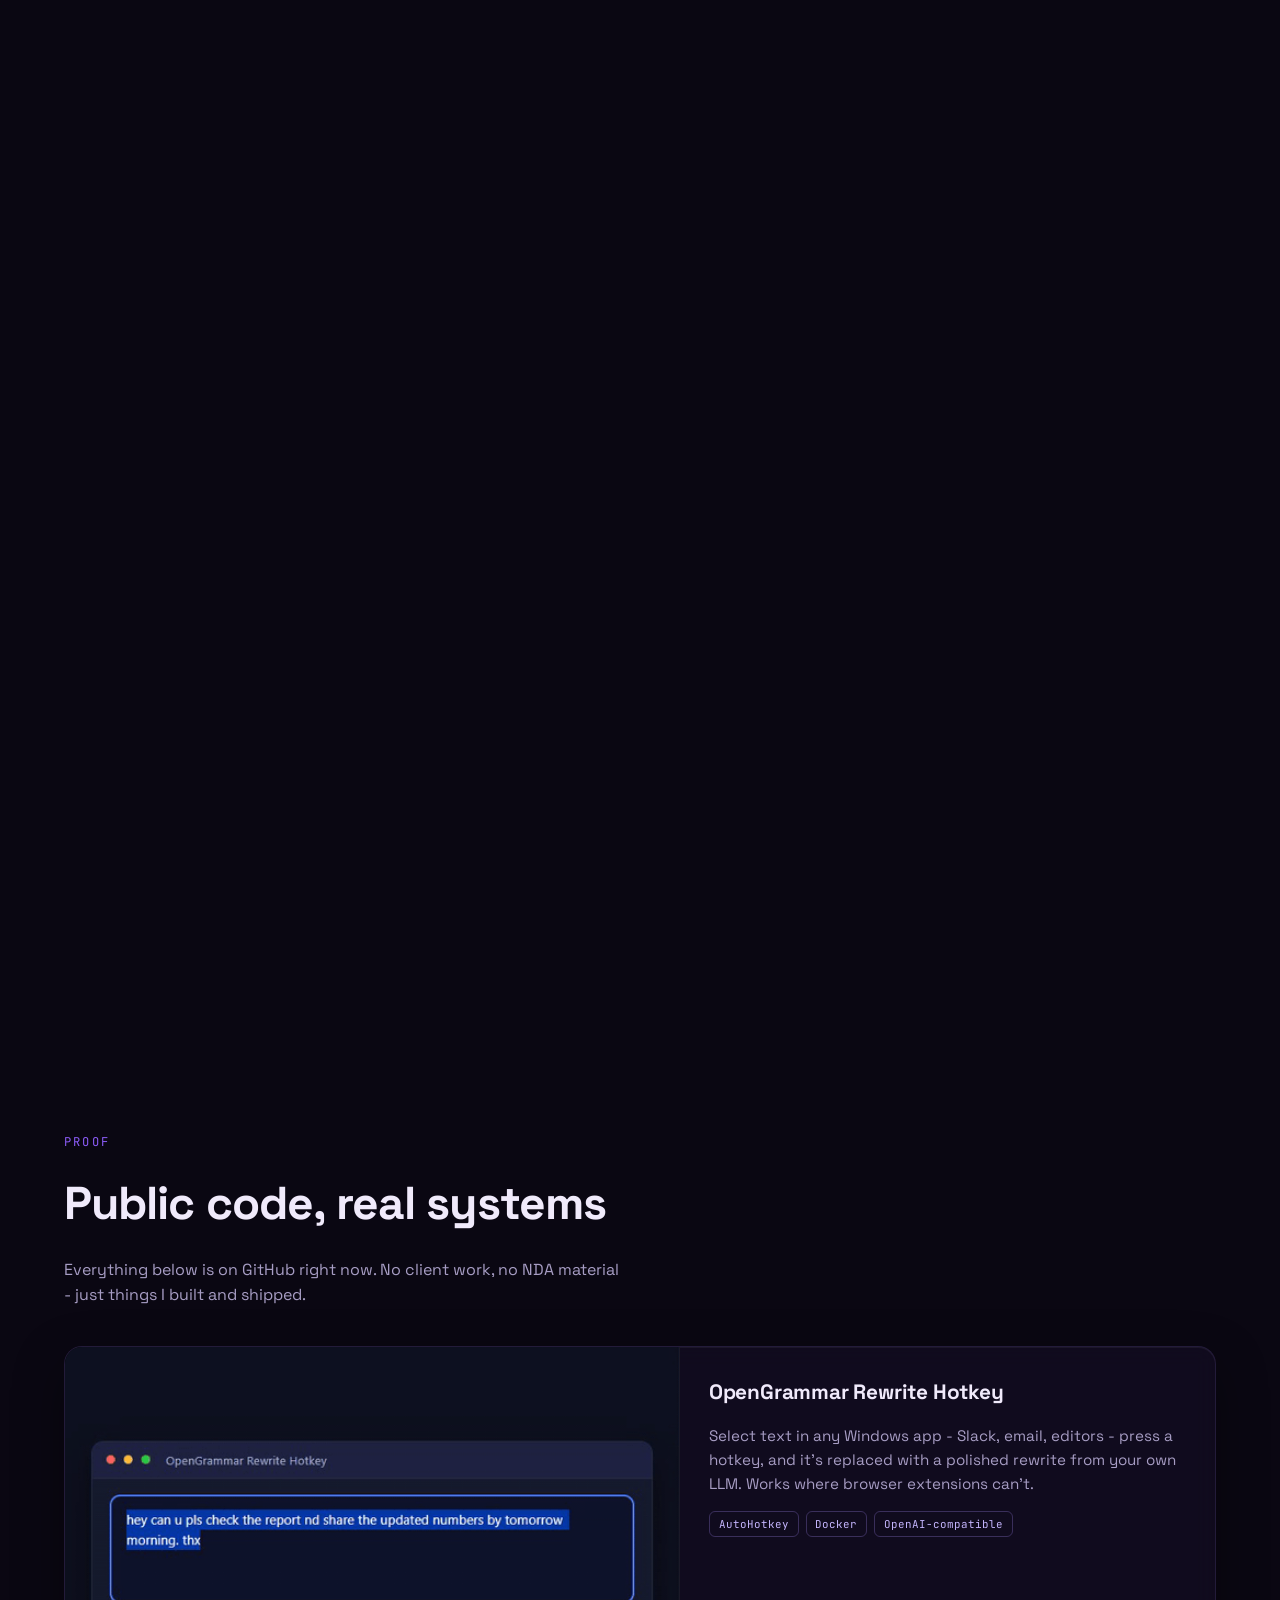
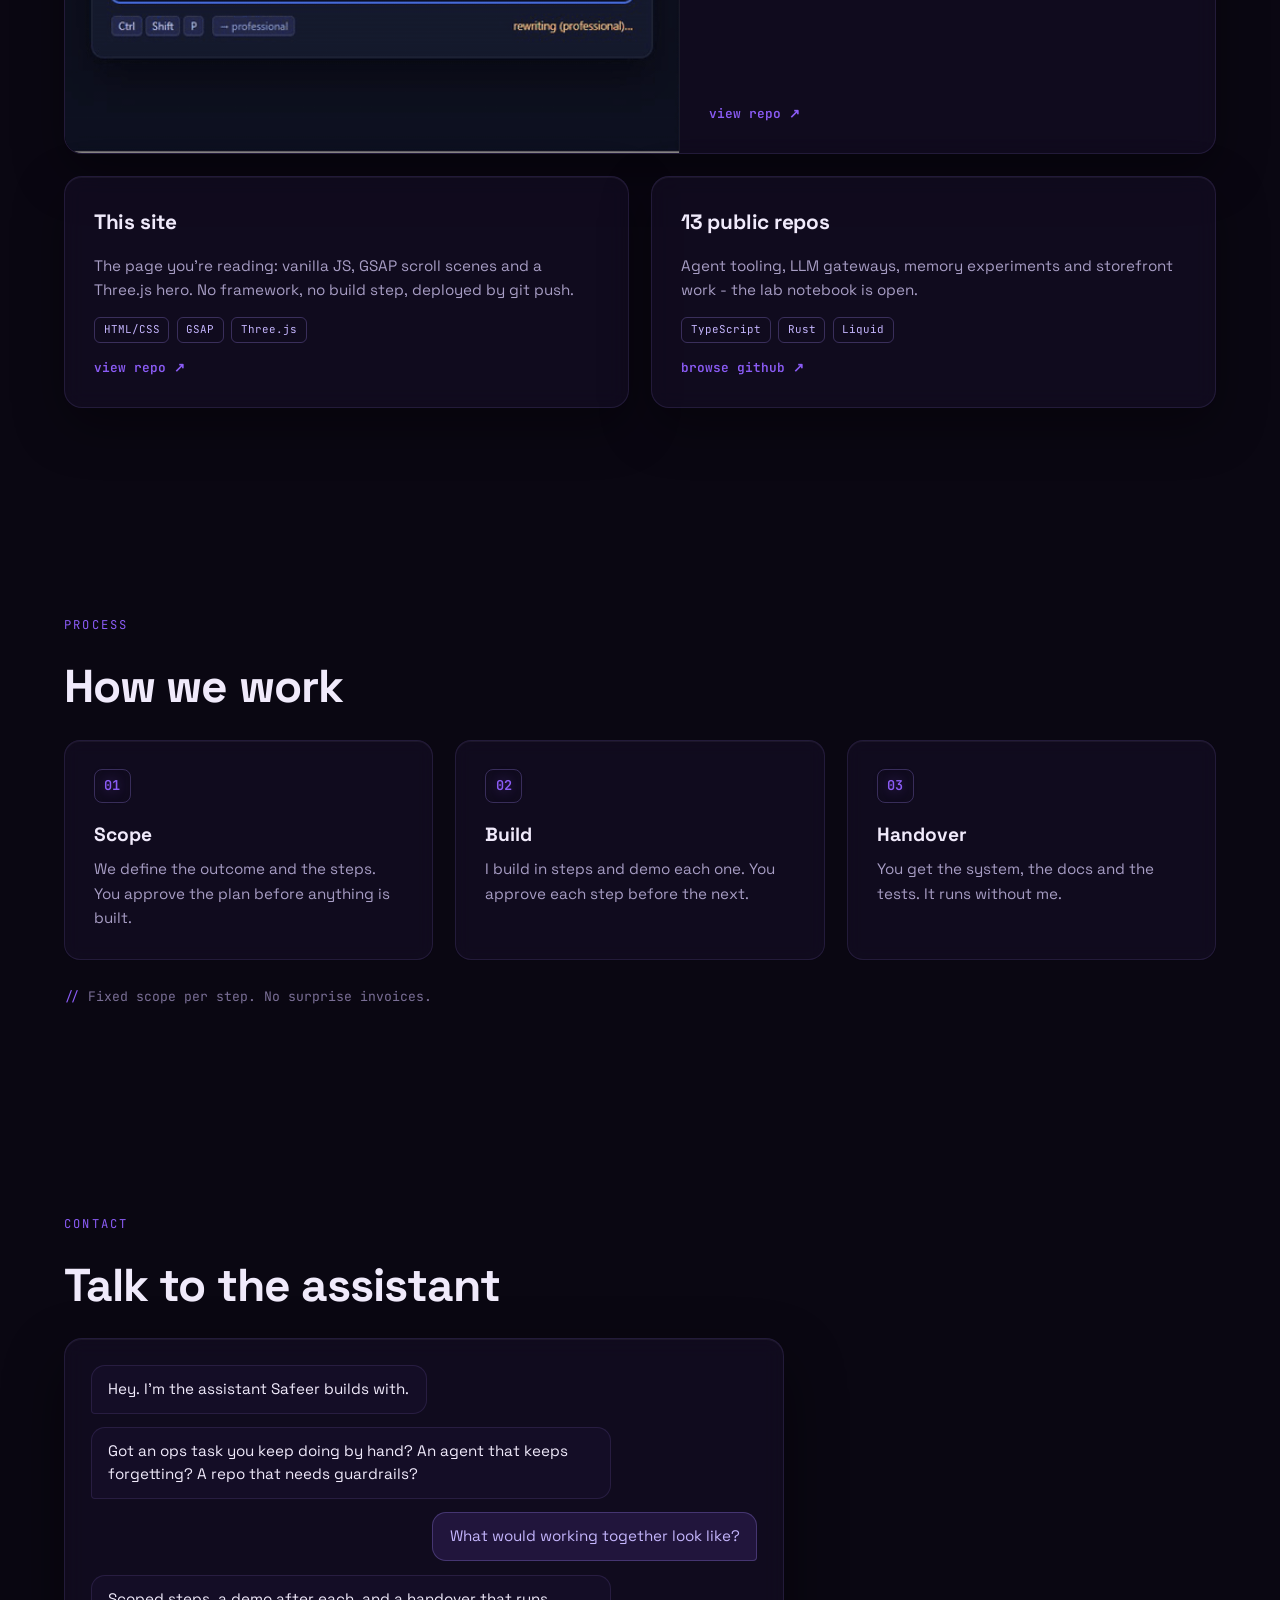
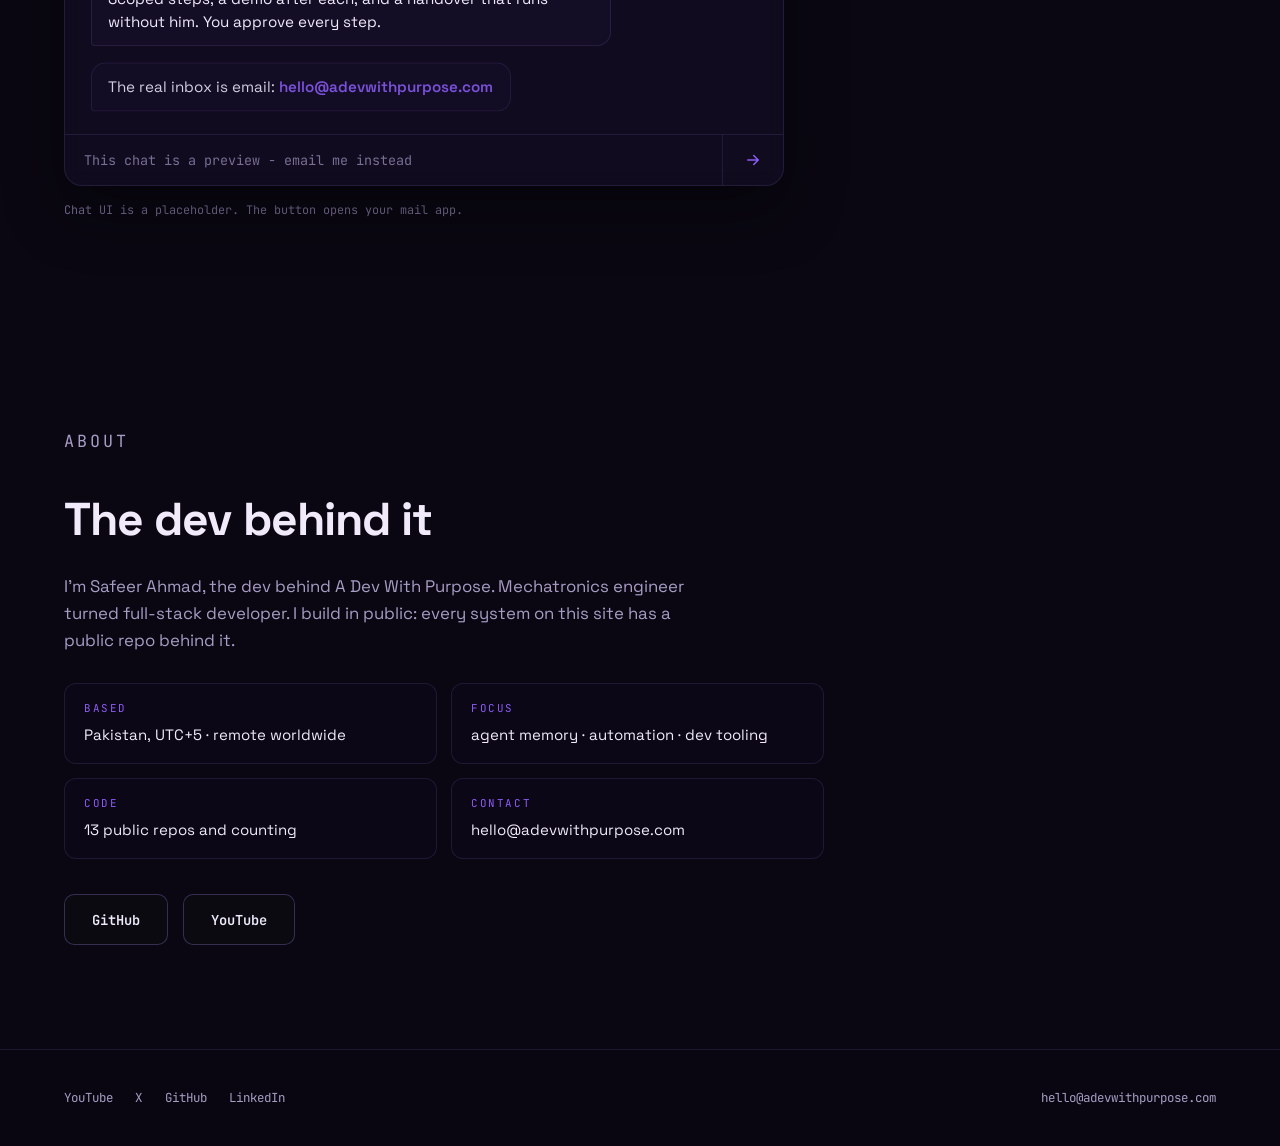
<file: b/index.html>
<!DOCTYPE html>
<!--
  A Dev With Purpose - adevwithpurpose.com
  DRAFT COPY v3 (2026-10-18) - pending Safeer's approval. About is the personal variant.
  Concept "The Network" v3: Three.js glowing constellation hero, GSAP pinned scenes,
  real public-work proof section, assistant-chat finale (UI placeholder).
  No framework, no build step. Mobile + reduced-motion get the static fallback.
-->
<html lang="en">
<head>
  <meta charset="utf-8">
  <meta name="viewport" content="width=device-width, initial-scale=1">
  <title>A Dev With Purpose - AI agents that do real work</title>
  <meta name="description" content="Safeer Ahmad builds agent memory systems, workflow automations and agentic dev setups for founders and small teams. Scoped, tested, handed over.">
  <meta property="og:title" content="A Dev With Purpose">
  <meta property="og:description" content="AI agents that do real work. Memory systems, automations and dev tooling - built, tested, handed over.">
  <meta property="og:type" content="website">
  <meta property="og:url" content="https://adevwithpurpose.com">
  <meta property="og:image" content="https://adevwithpurpose.com/assets/og.png?v=3">
  <meta name="twitter:card" content="summary_large_image">
  <meta name="theme-color" content="#0a0712">
  <link rel="icon" href="assets/favicon.svg?v=3" type="image/svg+xml">
  <link rel="icon" href="assets/favicon-32.png?v=3" sizes="32x32" type="image/png">
  <link rel="apple-touch-icon" href="assets/apple-touch-icon.png?v=3">
  <link rel="preload" href="assets/fonts/space-grotesk-latin.woff2" as="font" type="font/woff2" crossorigin>
  <link rel="stylesheet" href="assets/css/styles.css?v=3">
</head>
<body>

<header class="site-header">
  <div class="header-inner">
    <a class="brand" href="#top"><span class="brand-mark">&gt;_</span><span class="brand-name">a dev with purpose</span></a>
    <nav class="site-nav" aria-label="Main">
      <a href="#scene-memory">Work</a>
      <a href="#proof">Code</a>
      <a href="#how">Process</a>
      <a href="#chat">Contact</a>
    </nav>
    <p class="header-status"><span class="pulse-dot" aria-hidden="true"></span>available</p>
  </div>
</header>

<main id="top">

  <!-- HERO -->
  <section class="hero" id="hero">
    <div class="hero-canvas" id="hero-canvas" aria-hidden="true"></div>
    <div class="hero-static" aria-hidden="true"></div>
    <div class="hero-glow" aria-hidden="true"></div>
    <div class="hero-content">
      <p class="kicker">// safeer ahmad &middot; ai agent developer</p>
      <h1>AI agents that do <span class="accent">real work</span>.</h1>
      <p class="sub">Memory systems, automations and agent tooling for founders and small teams. Scoped, built and tested in steps - you approve each one.</p>
      <ul class="hero-chips" aria-label="Quick facts">
        <li><span class="pulse-dot" aria-hidden="true"></span>available for new projects</li>
        <li>UTC+5 &middot; works worldwide</li>
        <li>github.com/adevwithpurpose</li>
      </ul>
      <div class="cta-row">
        <a class="btn btn-primary" href="#scene-memory">See the work</a>
        <a class="btn btn-ghost" href="mailto:hello@adevwithpurpose.com">hello@adevwithpurpose.com</a>
      </div>
    </div>
    <p class="hero-hint" aria-hidden="true">scroll</p>
  </section>

  <!-- TICKER -->
  <div class="ticker" aria-hidden="true">
    <div class="ticker-track">
      <span>agent memory</span><span>workflow automation</span><span>agentic dev setups</span><span>evals &amp; guardrails</span><span>docs &amp; handover</span>
      <span>agent memory</span><span>workflow automation</span><span>agentic dev setups</span><span>evals &amp; guardrails</span><span>docs &amp; handover</span>
    </div>
  </div>

  <!-- SCENE 1: memory -->
  <section class="scene" id="scene-memory">
    <div class="scene-pin">
      <div class="scene-copy">
        <p class="scene-eyebrow"><span class="scene-num">01</span>what i build</p>
        <h2>Agent memory systems</h2>
        <p class="scene-text">Your agents stop forgetting. Context that survives restarts, stays searchable, and comes with tests that prove it.</p>
        <ul class="scene-list">
          <li>semantic + keyword recall</li>
          <li>survives restarts</li>
          <li>auditable and tested</li>
        </ul>
      </div>
      <div class="scene-visual memory-visual" aria-hidden="true">
        <div class="frag" data-frag>client prefers weekly demos</div>
        <div class="frag" data-frag>deploy: static site, git push</div>
        <div class="frag" data-frag>budget: stays under cap</div>
        <div class="frag" data-frag>tests must stay green</div>
        <div class="frag" data-frag>timezone: UTC, always</div>
        <div class="memory-status" data-memory-status>context lost on restart</div>
      </div>
    </div>
  </section>

  <!-- SCENE 2: automation -->
  <section class="scene" id="scene-auto">
    <div class="scene-pin">
      <div class="scene-copy">
        <p class="scene-eyebrow"><span class="scene-num">02</span>what i build</p>
        <h2>Workflow automation</h2>
        <p class="scene-text">Repetitive ops work turned into agent workflows that run on their own, escalate when unsure, and report back.</p>
        <ul class="scene-list">
          <li>watchers that never sleep</li>
          <li>human-in-the-loop gates</li>
          <li>reports you actually read</li>
        </ul>
      </div>
      <div class="scene-visual pipe-visual" aria-hidden="true">
        <div class="pipe-track">
          <div class="pipe-stage" data-stage>watch</div>
          <div class="pipe-stage" data-stage>decide</div>
          <div class="pipe-stage" data-stage>act</div>
          <div class="pipe-stage" data-stage>report</div>
          <div class="pipe-token" data-token></div>
        </div>
        <div class="pipe-log" data-pipe-log>08:00 - brief sent &middot; no human needed</div>
      </div>
    </div>
  </section>

  <!-- SCENE 3: dev -->
  <section class="scene" id="scene-dev">
    <div class="scene-pin">
      <div class="scene-copy">
        <p class="scene-eyebrow"><span class="scene-num">03</span>what i build</p>
        <h2>Agentic dev setups</h2>
        <p class="scene-text">Coding agents wired into your repo with tests, review loops and guardrails. Not vibes.</p>
        <ul class="scene-list">
          <li>tests before merge</li>
          <li>review loops built in</li>
          <li>no secrets in diffs</li>
        </ul>
      </div>
      <div class="scene-visual dev-visual" aria-hidden="true">
        <div class="dev-window">
          <div class="dev-titlebar"><span></span><span></span><span></span></div>
          <div class="dev-lines">
            <p class="dev-line" data-devline><em>$</em> agent run task-14</p>
            <p class="dev-line" data-devline><em>&gt;</em> writing code...</p>
            <p class="dev-line" data-devline><em>&gt;</em> running tests...</p>
            <p class="dev-line dev-pass" data-devline><em>&#10003;</em> 24 passed, 0 failed</p>
            <p class="dev-line dev-guard" data-devline><em>&#9210;</em> guardrail: no secrets in diff</p>
          </div>
        </div>
      </div>
    </div>
  </section>

  <!-- PROOF: real public code -->
  <section class="proof" id="proof">
    <p class="section-eyebrow">proof</p>
    <h2 class="section-title">Public code, real systems</h2>
    <p class="section-sub">Everything below is on GitHub right now. No client work, no NDA material - just things I built and shipped.</p>
    <div class="proof-grid">
      <article class="proof-card proof-feature">
        <div class="proof-media">
          <img src="assets/opengrammar-demo.gif" alt="OpenGrammar hotkey demo: text selected in an app is rewritten in place by an LLM" loading="lazy">
        </div>
        <div class="proof-body">
          <h3>OpenGrammar Rewrite Hotkey</h3>
          <p>Select text in any Windows app - Slack, email, editors - press a hotkey, and it's replaced with a polished rewrite from your own LLM. Works where browser extensions can't.</p>
          <ul class="tags"><li>AutoHotkey</li><li>Docker</li><li>OpenAI-compatible</li></ul>
          <a class="proof-link" href="https://github.com/adevwithpurpose/opengrammar-hotkey">view repo &nearr;</a>
        </div>
      </article>
      <article class="proof-card">
        <div class="proof-body">
          <h3>This site</h3>
          <p>The page you're reading: vanilla JS, GSAP scroll scenes and a Three.js hero. No framework, no build step, deployed by git push.</p>
          <ul class="tags"><li>HTML/CSS</li><li>GSAP</li><li>Three.js</li></ul>
          <a class="proof-link" href="https://github.com/adevwithpurpose/adewp-site">view repo &nearr;</a>
        </div>
      </article>
      <article class="proof-card">
        <div class="proof-body">
          <h3>13 public repos</h3>
          <p>Agent tooling, LLM gateways, memory experiments and storefront work - the lab notebook is open.</p>
          <ul class="tags"><li>TypeScript</li><li>Rust</li><li>Liquid</li></ul>
          <a class="proof-link" href="https://github.com/adevwithpurpose">browse github &nearr;</a>
        </div>
      </article>
    </div>
  </section>

  <!-- HOW WE WORK -->
  <section class="how" id="how">
    <p class="section-eyebrow">process</p>
    <h2 class="section-title">How we work</h2>
    <ol class="steps">
      <li><span class="step-num">01</span><div><h3>Scope</h3><p>We define the outcome and the steps. You approve the plan before anything is built.</p></div></li>
      <li><span class="step-num">02</span><div><h3>Build</h3><p>I build in steps and demo each one. You approve each step before the next.</p></div></li>
      <li><span class="step-num">03</span><div><h3>Handover</h3><p>You get the system, the docs and the tests. It runs without me.</p></div></li>
    </ol>
    <p class="how-note">Fixed scope per step. No surprise invoices.</p>
  </section>

  <!-- CHAT FINALE -->
  <section class="chat" id="chat">
    <p class="section-eyebrow">contact</p>
    <h2 class="section-title">Talk to the assistant</h2>
    <div class="chat-window" id="chat-window">
      <div class="chat-scroll" id="chat-scroll">
        <div class="msg msg-bot" data-msg>Hey. I'm the assistant Safeer builds with.</div>
        <div class="msg msg-bot" data-msg>Got an ops task you keep doing by hand? An agent that keeps forgetting? A repo that needs guardrails?</div>
        <div class="msg msg-user" data-msg>What would working together look like?</div>
        <div class="msg msg-bot" data-msg>Scoped steps, a demo after each, and a handover that runs without him. You approve every step.</div>
        <div class="msg msg-bot msg-cta" data-msg>The real inbox is email: <a href="mailto:hello@adevwithpurpose.com">hello@adevwithpurpose.com</a></div>
      </div>
      <form class="chat-input" action="mailto:hello@adevwithpurpose.com" method="get">
        <input type="text" placeholder="This chat is a preview - email me instead" aria-label="Message preview, email instead">
        <button type="submit" aria-label="Email instead"><svg width="18" height="18" viewBox="0 0 24 24" fill="none" stroke="currentColor" stroke-width="2" stroke-linecap="round" stroke-linejoin="round" aria-hidden="true"><path d="M5 12h14M13 6l6 6-6 6"/></svg></button>
      </form>
    </div>
    <p class="chat-note">Chat UI is a placeholder. The button opens your mail app.</p>
  </section>

  <!-- ABOUT -->
  <section class="about wrap" id="about">
    <p class="section-eyebrow">about</p>
    <h2 class="section-title">The dev behind it</h2>
    <p>I&rsquo;m Safeer Ahmad, the dev behind A Dev With Purpose. Mechatronics engineer turned full-stack developer. I build in public: every system on this site has a public repo behind it.</p>
    <ul class="facts">
      <li><span>based</span>Pakistan, UTC+5 &middot; remote worldwide</li>
      <li><span>focus</span>agent memory &middot; automation &middot; dev tooling</li>
      <li><span>code</span>13 public repos and counting</li>
      <li><span>contact</span>hello@adevwithpurpose.com</li>
    </ul>
    <div class="cta-row">
      <a class="btn btn-ghost" href="https://github.com/adevwithpurpose">GitHub</a>
      <a class="btn btn-ghost" href="https://www.youtube.com/@adevwithpurpose">YouTube</a>
    </div>
  </section>

</main>

<footer class="site-footer">
  <div class="footer-inner">
    <nav class="footer-links" aria-label="Social">
      <a href="https://www.youtube.com/@adevwithpurpose">YouTube</a>
      <a href="https://x.com/adevwithpurpose">X</a>
      <a href="https://github.com/adevwithpurpose">GitHub</a>
      <a href="https://www.linkedin.com/in/adevwithpurpose">LinkedIn</a>
    </nav>
    <a class="footer-mail" href="mailto:hello@adevwithpurpose.com">hello@adevwithpurpose.com</a>
  </div>
</footer>

<script src="assets/js/vendor/gsap.min.js" defer></script>
<script src="assets/js/vendor/ScrollTrigger.min.js" defer></script>
<script src="assets/js/main.js?v=3" type="module"></script>
</body>
</html>
</file>
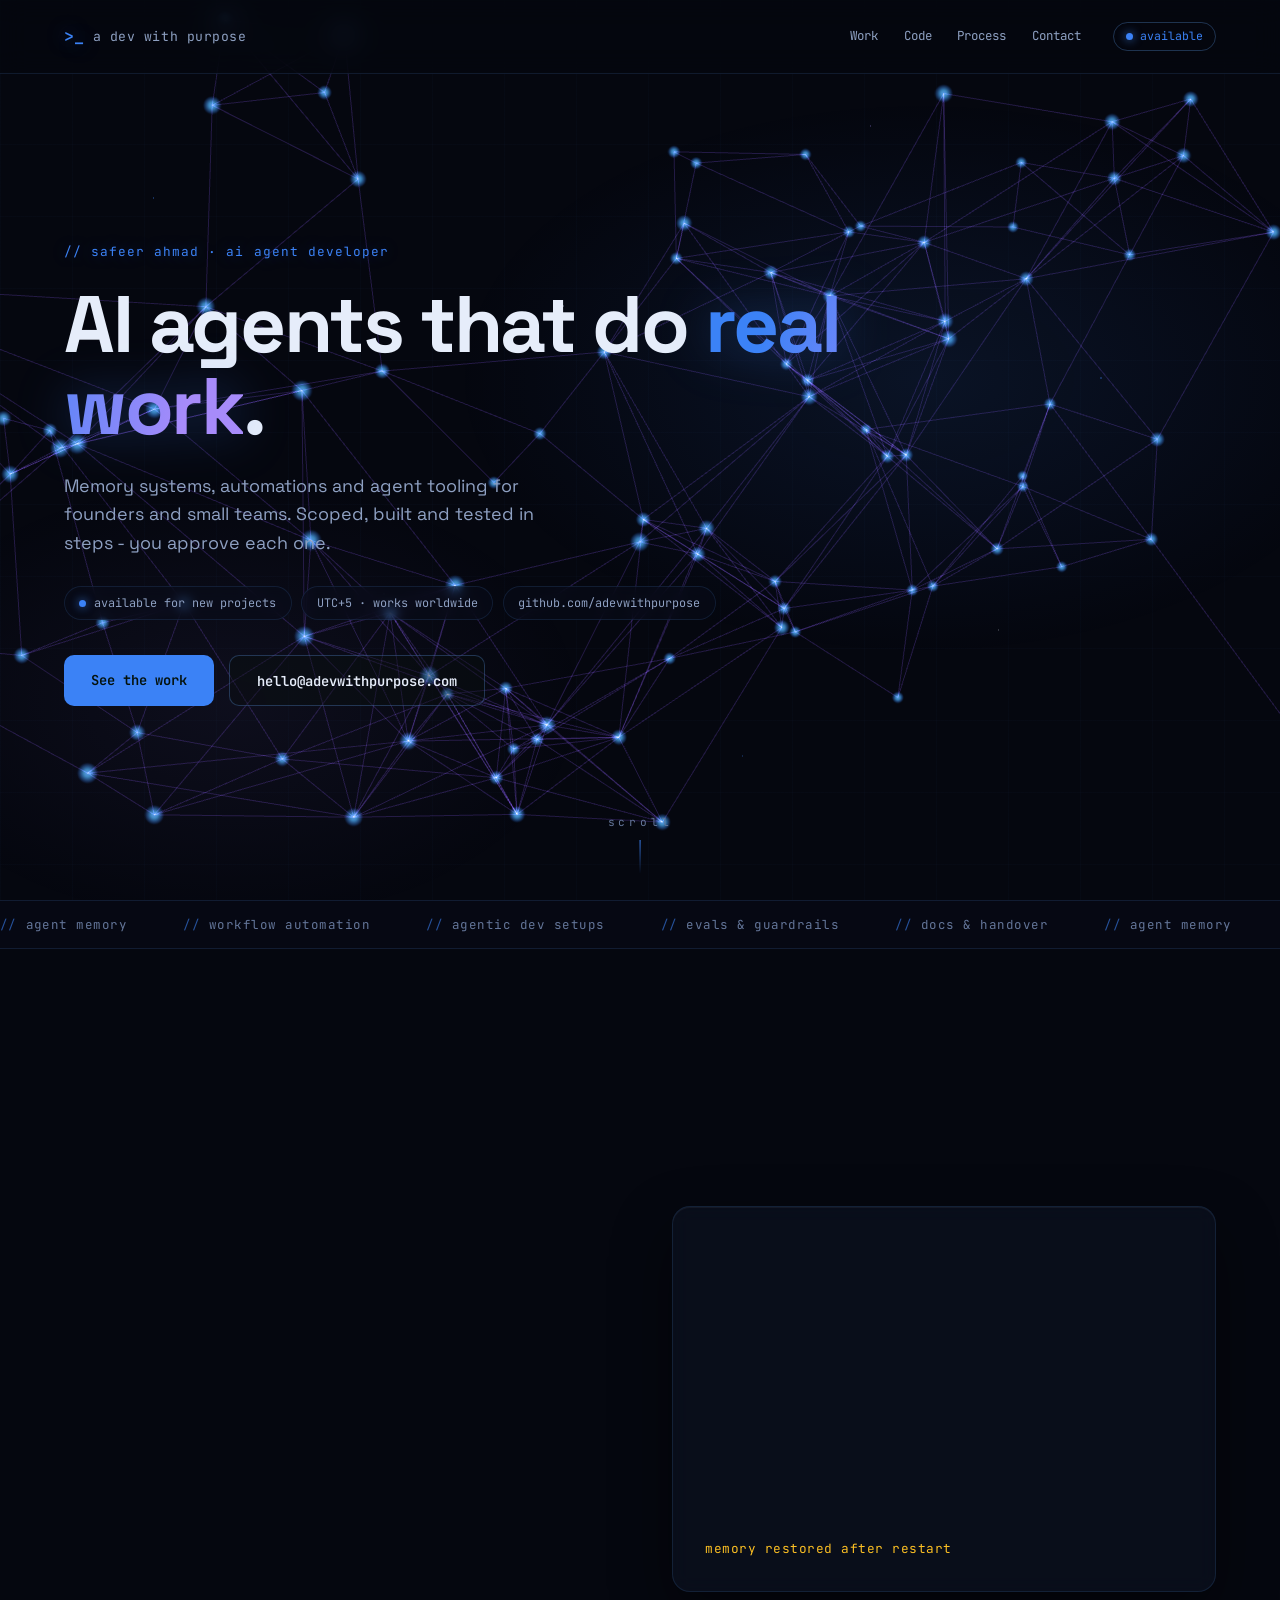
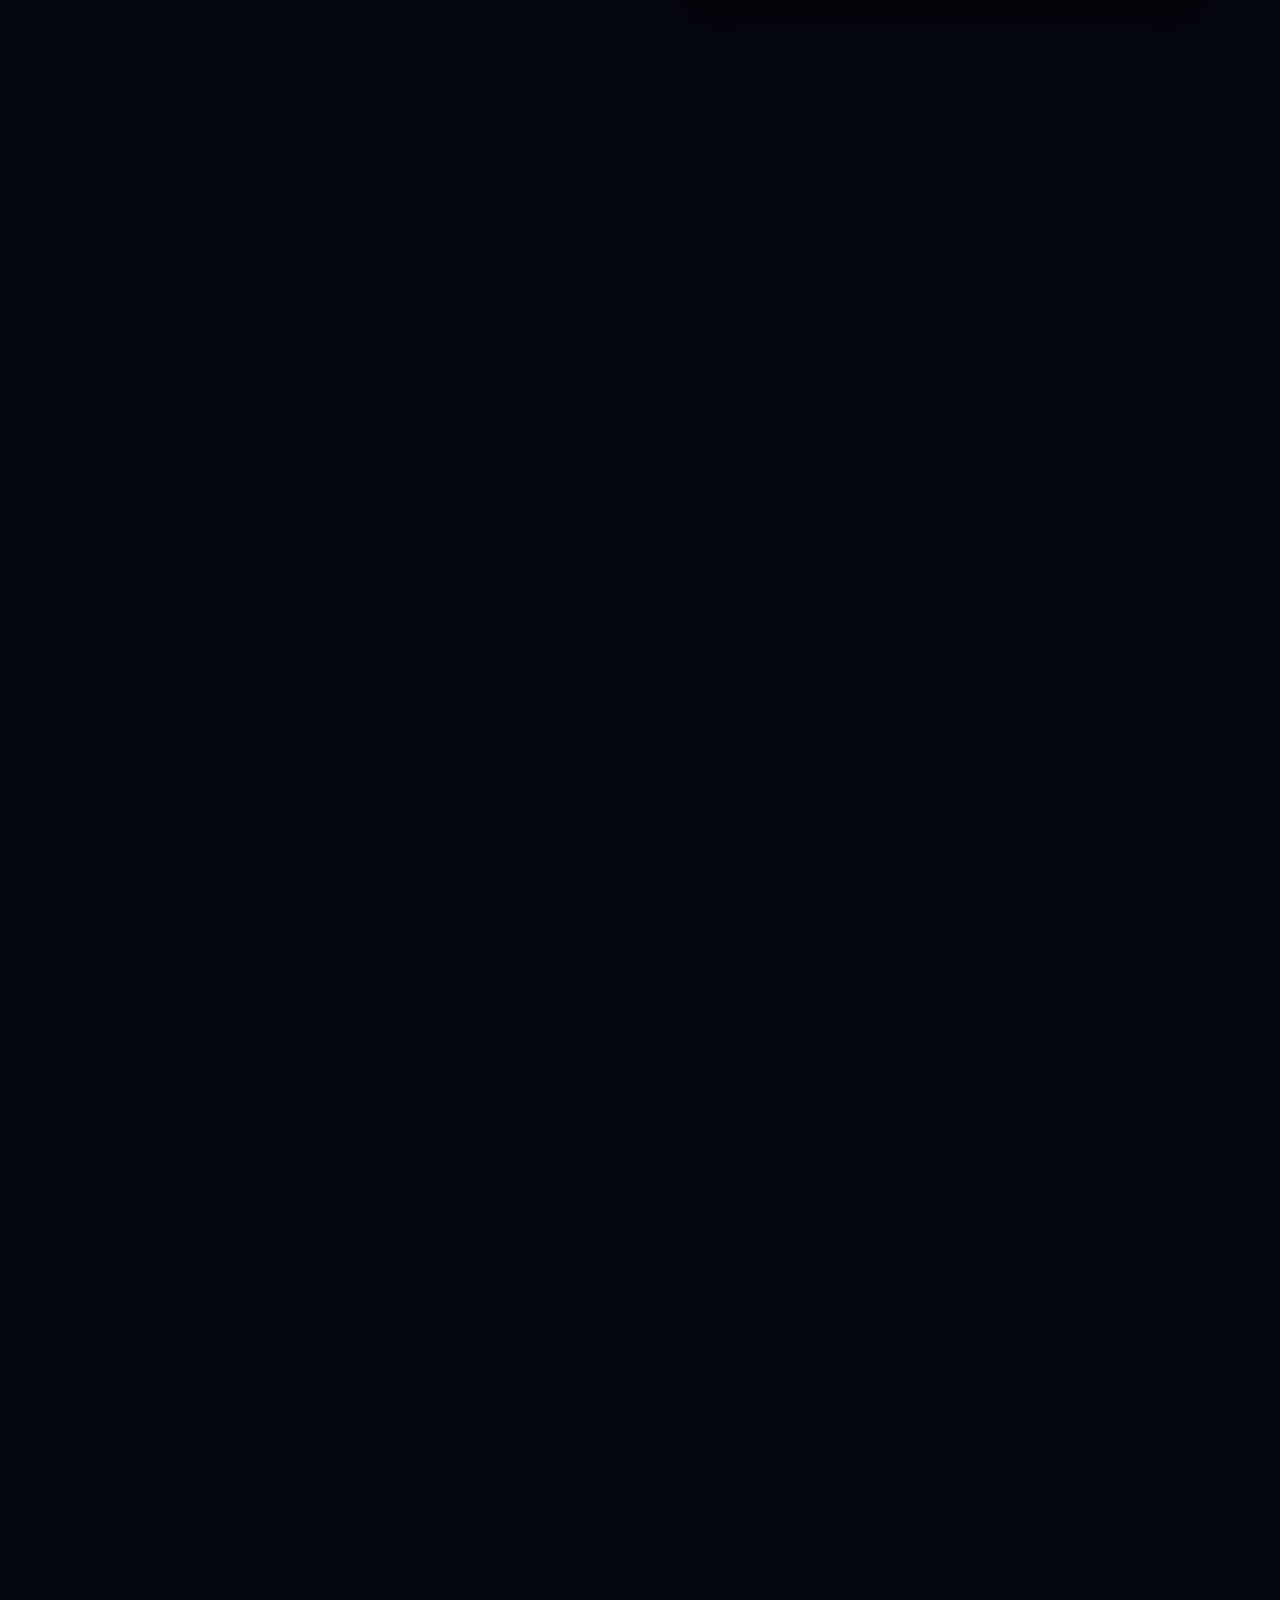
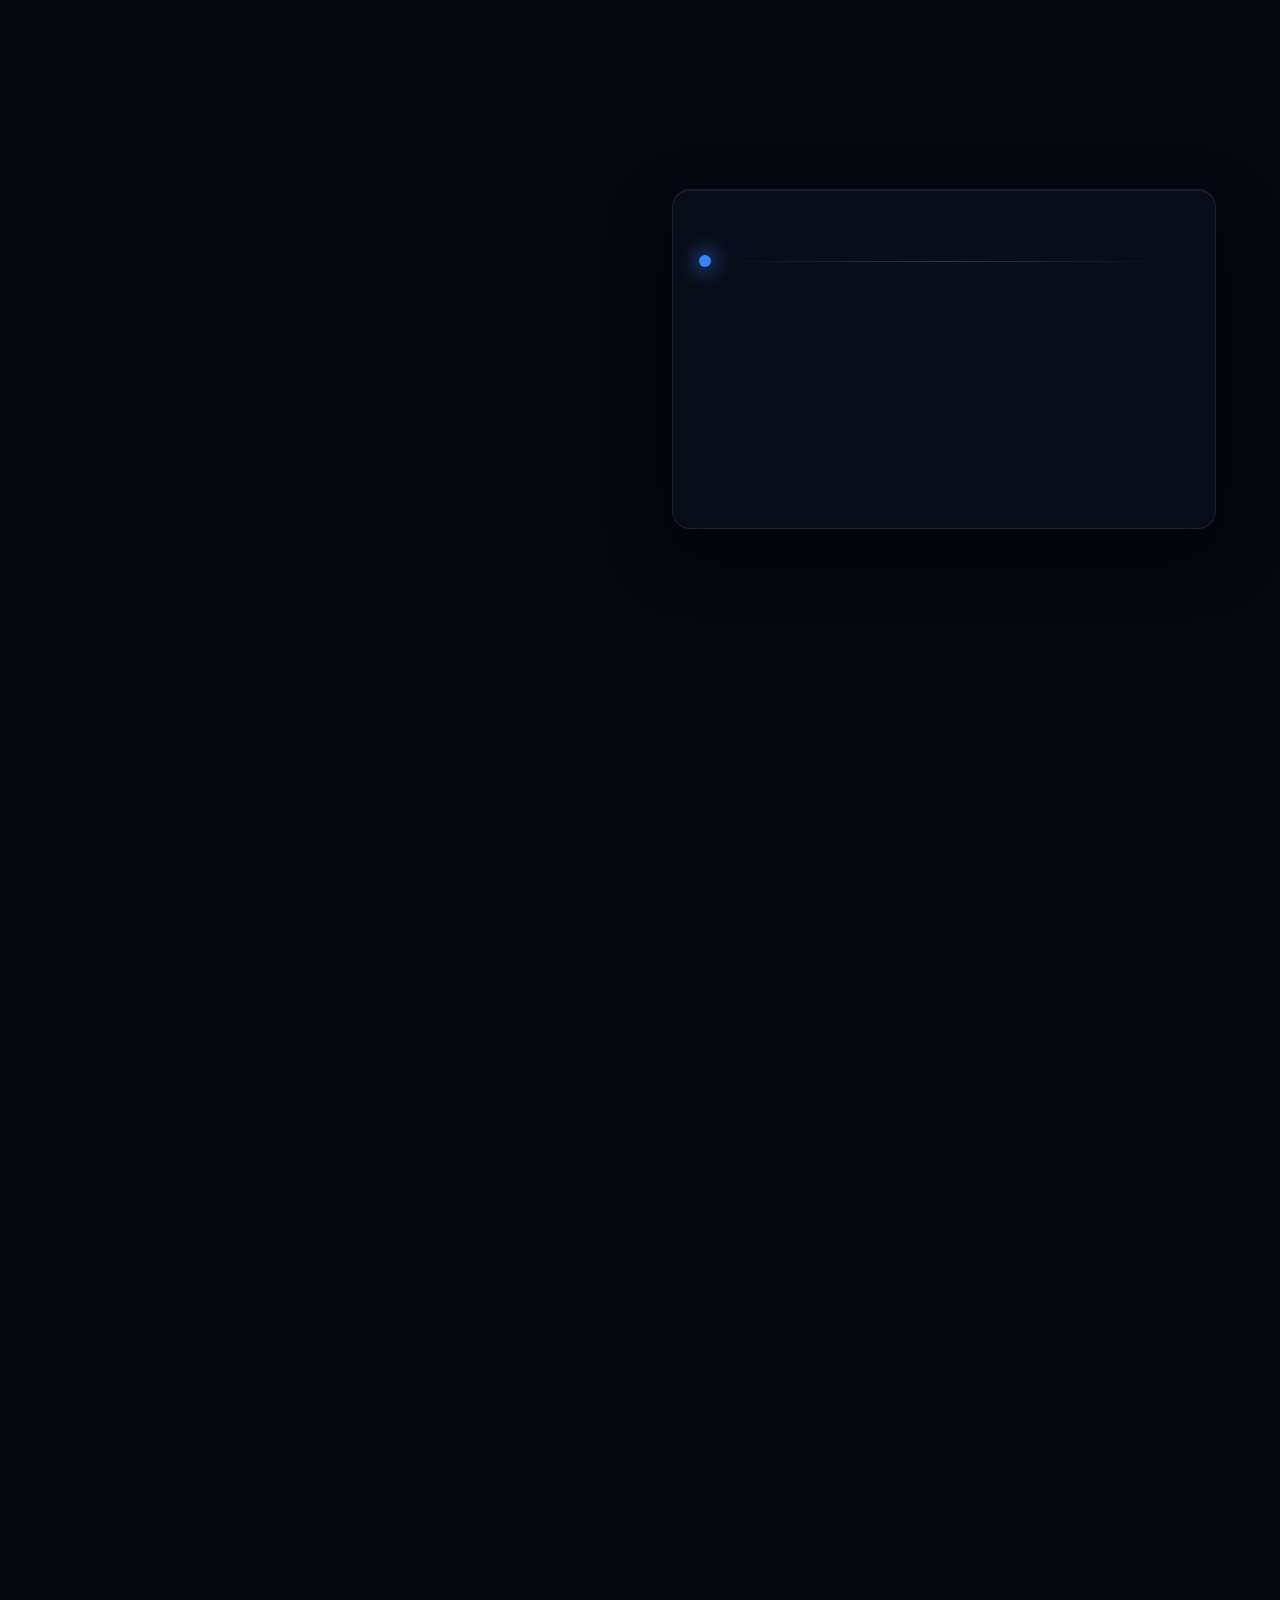
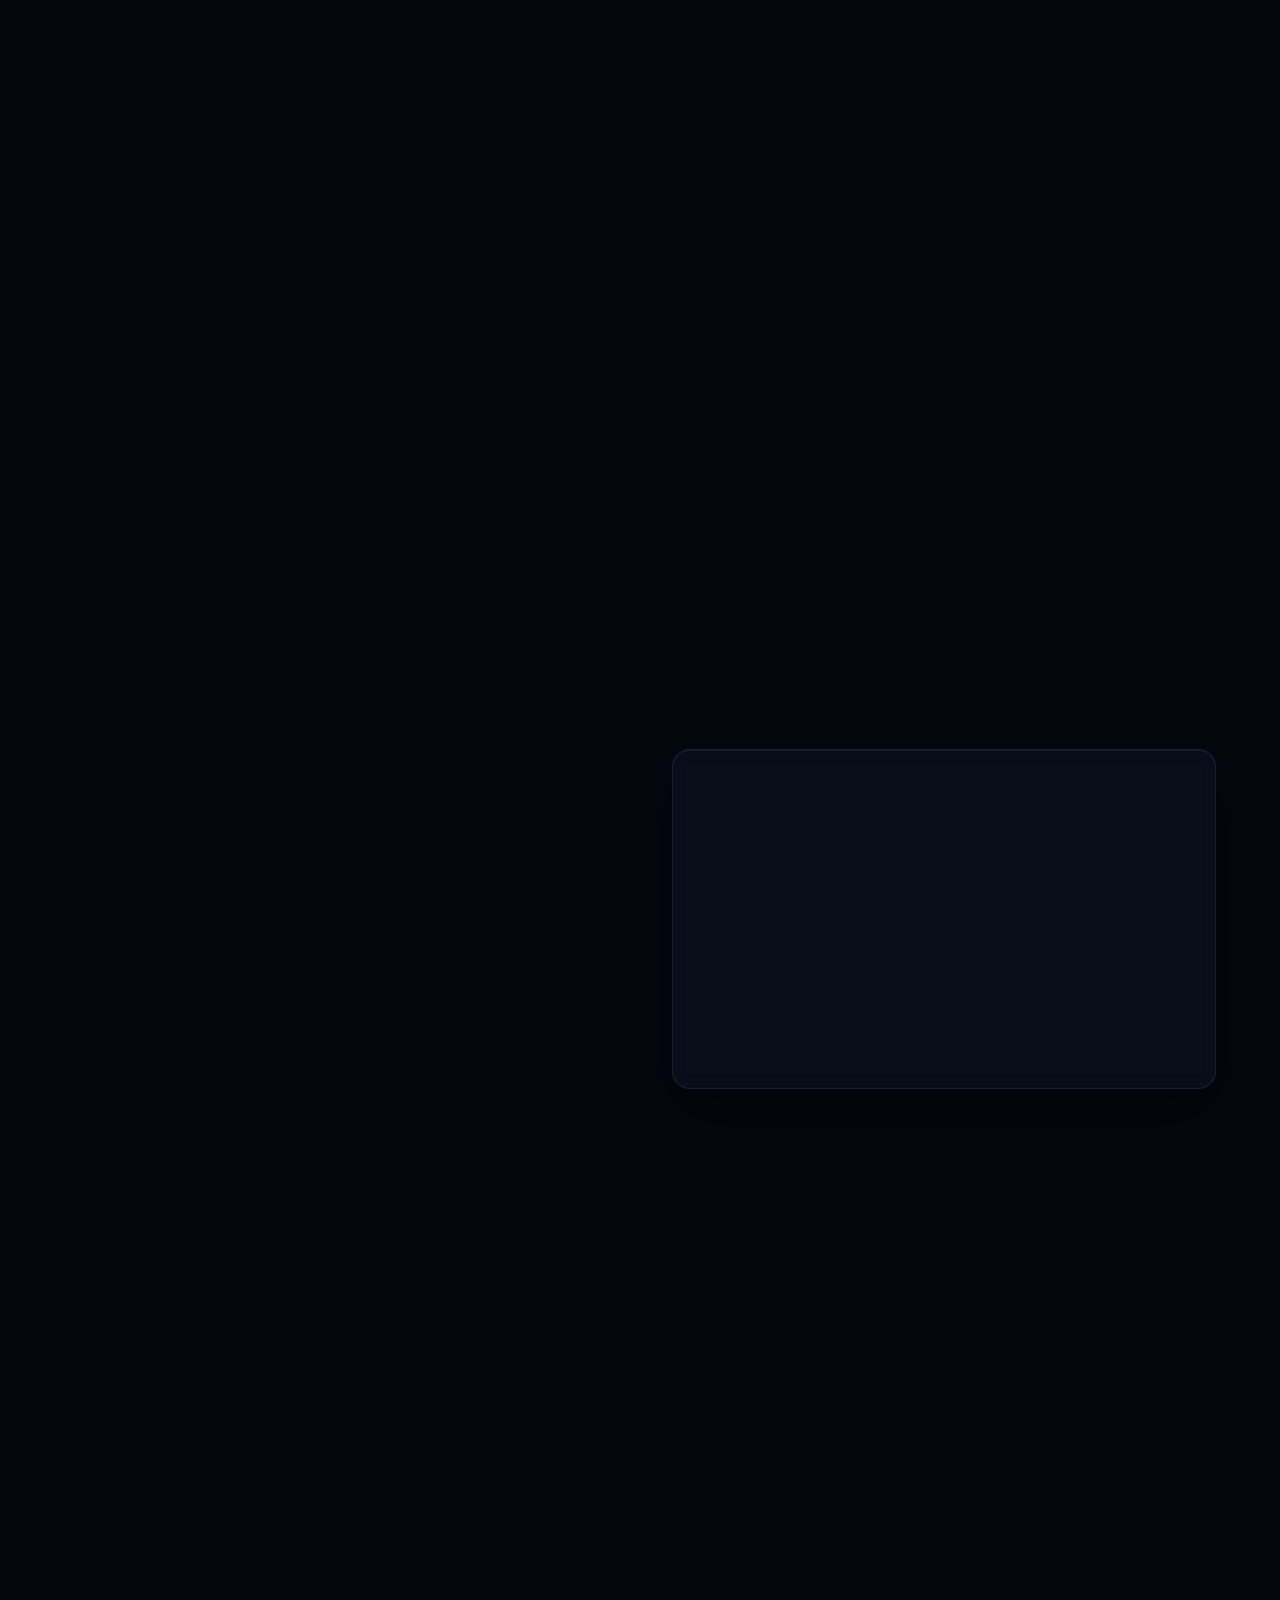
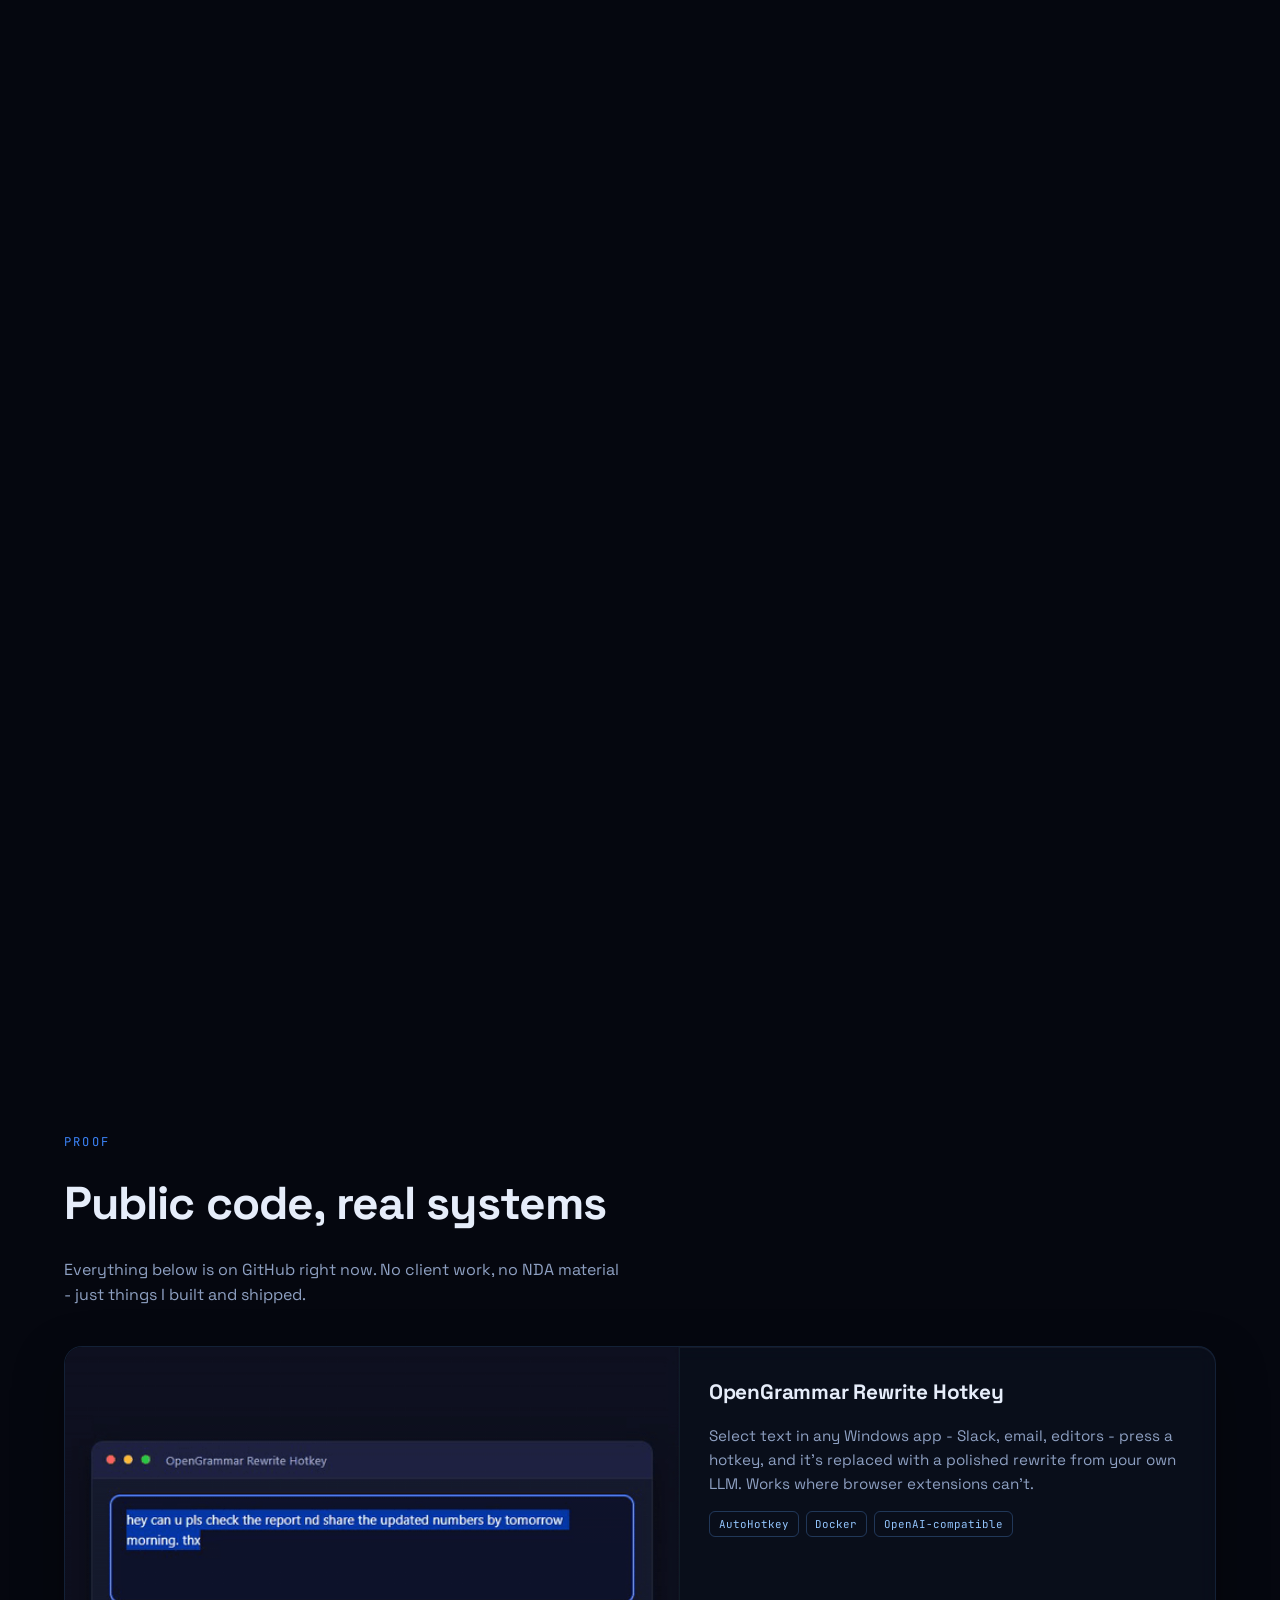
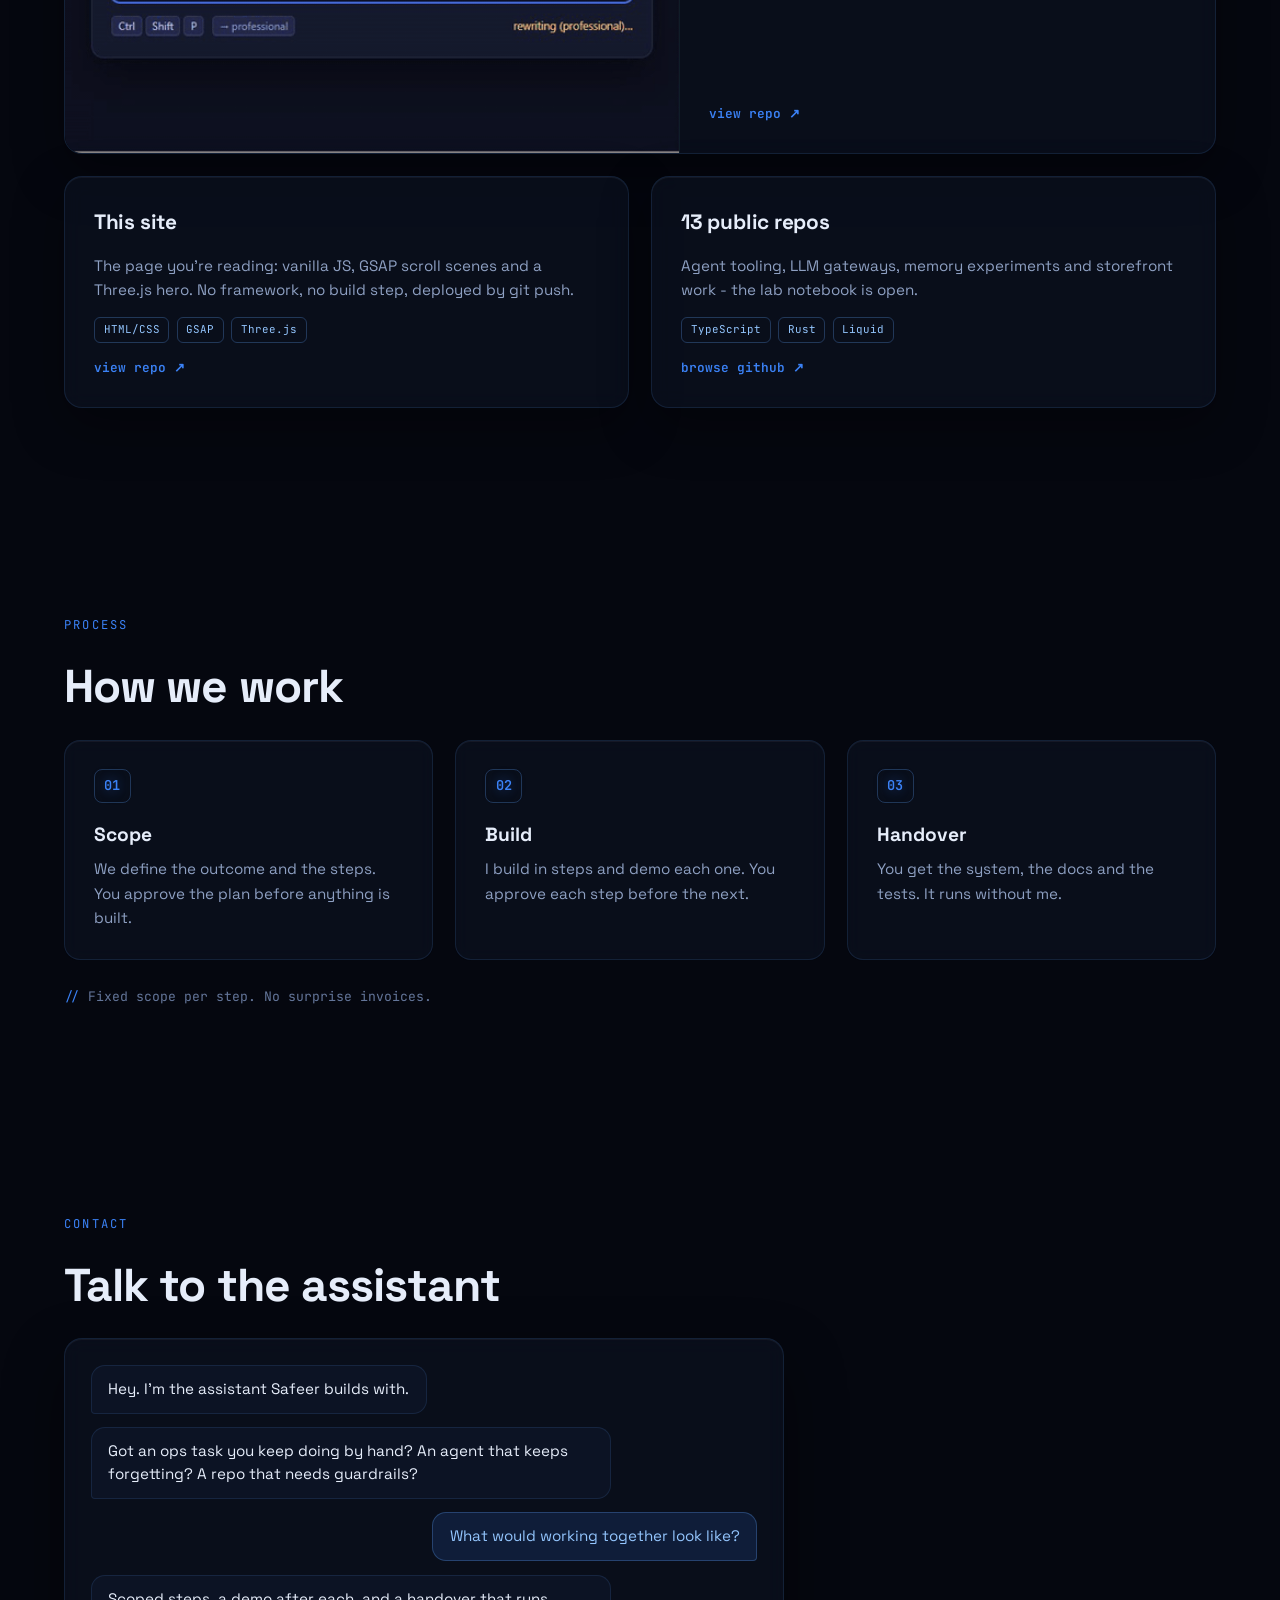
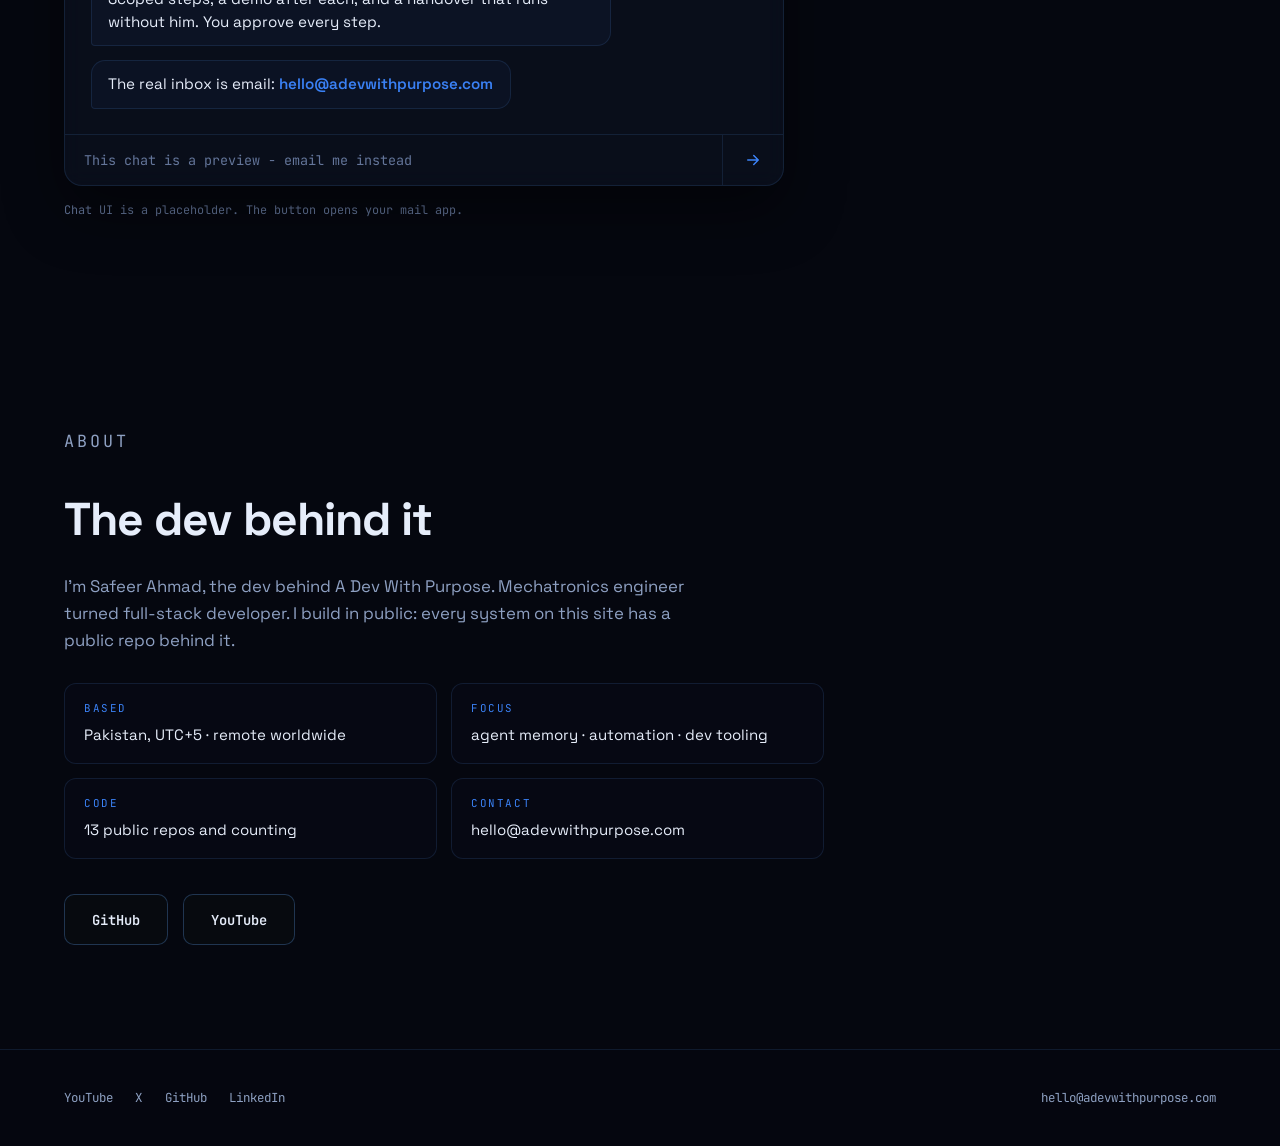
<file: c/index.html>
<!DOCTYPE html>
<!--
  A Dev With Purpose - adevwithpurpose.com
  DRAFT COPY v3 (2026-10-18) - pending Safeer's approval. About is the personal variant.
  Concept "The Network" v3: Three.js glowing constellation hero, GSAP pinned scenes,
  real public-work proof section, assistant-chat finale (UI placeholder).
  No framework, no build step. Mobile + reduced-motion get the static fallback.
-->
<html lang="en">
<head>
  <meta charset="utf-8">
  <meta name="viewport" content="width=device-width, initial-scale=1">
  <title>A Dev With Purpose - AI agents that do real work</title>
  <meta name="description" content="Safeer Ahmad builds agent memory systems, workflow automations and agentic dev setups for founders and small teams. Scoped, tested, handed over.">
  <meta property="og:title" content="A Dev With Purpose">
  <meta property="og:description" content="AI agents that do real work. Memory systems, automations and dev tooling - built, tested, handed over.">
  <meta property="og:type" content="website">
  <meta property="og:url" content="https://adevwithpurpose.com">
  <meta property="og:image" content="https://adevwithpurpose.com/assets/og.png?v=3">
  <meta name="twitter:card" content="summary_large_image">
  <meta name="theme-color" content="#05070f">
  <link rel="icon" href="assets/favicon.svg?v=3" type="image/svg+xml">
  <link rel="icon" href="assets/favicon-32.png?v=3" sizes="32x32" type="image/png">
  <link rel="apple-touch-icon" href="assets/apple-touch-icon.png?v=3">
  <link rel="preload" href="assets/fonts/space-grotesk-latin.woff2" as="font" type="font/woff2" crossorigin>
  <link rel="stylesheet" href="assets/css/styles.css?v=3">
</head>
<body>

<header class="site-header">
  <div class="header-inner">
    <a class="brand" href="#top"><span class="brand-mark">&gt;_</span><span class="brand-name">a dev with purpose</span></a>
    <nav class="site-nav" aria-label="Main">
      <a href="#scene-memory">Work</a>
      <a href="#proof">Code</a>
      <a href="#how">Process</a>
      <a href="#chat">Contact</a>
    </nav>
    <p class="header-status"><span class="pulse-dot" aria-hidden="true"></span>available</p>
  </div>
</header>

<main id="top">

  <!-- HERO -->
  <section class="hero" id="hero">
    <div class="hero-canvas" id="hero-canvas" aria-hidden="true"></div>
    <div class="hero-static" aria-hidden="true"></div>
    <div class="hero-glow" aria-hidden="true"></div>
    <div class="hero-content">
      <p class="kicker">// safeer ahmad &middot; ai agent developer</p>
      <h1>AI agents that do <span class="accent">real work</span>.</h1>
      <p class="sub">Memory systems, automations and agent tooling for founders and small teams. Scoped, built and tested in steps - you approve each one.</p>
      <ul class="hero-chips" aria-label="Quick facts">
        <li><span class="pulse-dot" aria-hidden="true"></span>available for new projects</li>
        <li>UTC+5 &middot; works worldwide</li>
        <li>github.com/adevwithpurpose</li>
      </ul>
      <div class="cta-row">
        <a class="btn btn-primary" href="#scene-memory">See the work</a>
        <a class="btn btn-ghost" href="mailto:hello@adevwithpurpose.com">hello@adevwithpurpose.com</a>
      </div>
    </div>
    <p class="hero-hint" aria-hidden="true">scroll</p>
  </section>

  <!-- TICKER -->
  <div class="ticker" aria-hidden="true">
    <div class="ticker-track">
      <span>agent memory</span><span>workflow automation</span><span>agentic dev setups</span><span>evals &amp; guardrails</span><span>docs &amp; handover</span>
      <span>agent memory</span><span>workflow automation</span><span>agentic dev setups</span><span>evals &amp; guardrails</span><span>docs &amp; handover</span>
    </div>
  </div>

  <!-- SCENE 1: memory -->
  <section class="scene" id="scene-memory">
    <div class="scene-pin">
      <div class="scene-copy">
        <p class="scene-eyebrow"><span class="scene-num">01</span>what i build</p>
        <h2>Agent memory systems</h2>
        <p class="scene-text">Your agents stop forgetting. Context that survives restarts, stays searchable, and comes with tests that prove it.</p>
        <ul class="scene-list">
          <li>semantic + keyword recall</li>
          <li>survives restarts</li>
          <li>auditable and tested</li>
        </ul>
      </div>
      <div class="scene-visual memory-visual" aria-hidden="true">
        <div class="frag" data-frag>client prefers weekly demos</div>
        <div class="frag" data-frag>deploy: static site, git push</div>
        <div class="frag" data-frag>budget: stays under cap</div>
        <div class="frag" data-frag>tests must stay green</div>
        <div class="frag" data-frag>timezone: UTC, always</div>
        <div class="memory-status" data-memory-status>context lost on restart</div>
      </div>
    </div>
  </section>

  <!-- SCENE 2: automation -->
  <section class="scene" id="scene-auto">
    <div class="scene-pin">
      <div class="scene-copy">
        <p class="scene-eyebrow"><span class="scene-num">02</span>what i build</p>
        <h2>Workflow automation</h2>
        <p class="scene-text">Repetitive ops work turned into agent workflows that run on their own, escalate when unsure, and report back.</p>
        <ul class="scene-list">
          <li>watchers that never sleep</li>
          <li>human-in-the-loop gates</li>
          <li>reports you actually read</li>
        </ul>
      </div>
      <div class="scene-visual pipe-visual" aria-hidden="true">
        <div class="pipe-track">
          <div class="pipe-stage" data-stage>watch</div>
          <div class="pipe-stage" data-stage>decide</div>
          <div class="pipe-stage" data-stage>act</div>
          <div class="pipe-stage" data-stage>report</div>
          <div class="pipe-token" data-token></div>
        </div>
        <div class="pipe-log" data-pipe-log>08:00 - brief sent &middot; no human needed</div>
      </div>
    </div>
  </section>

  <!-- SCENE 3: dev -->
  <section class="scene" id="scene-dev">
    <div class="scene-pin">
      <div class="scene-copy">
        <p class="scene-eyebrow"><span class="scene-num">03</span>what i build</p>
        <h2>Agentic dev setups</h2>
        <p class="scene-text">Coding agents wired into your repo with tests, review loops and guardrails. Not vibes.</p>
        <ul class="scene-list">
          <li>tests before merge</li>
          <li>review loops built in</li>
          <li>no secrets in diffs</li>
        </ul>
      </div>
      <div class="scene-visual dev-visual" aria-hidden="true">
        <div class="dev-window">
          <div class="dev-titlebar"><span></span><span></span><span></span></div>
          <div class="dev-lines">
            <p class="dev-line" data-devline><em>$</em> agent run task-14</p>
            <p class="dev-line" data-devline><em>&gt;</em> writing code...</p>
            <p class="dev-line" data-devline><em>&gt;</em> running tests...</p>
            <p class="dev-line dev-pass" data-devline><em>&#10003;</em> 24 passed, 0 failed</p>
            <p class="dev-line dev-guard" data-devline><em>&#9210;</em> guardrail: no secrets in diff</p>
          </div>
        </div>
      </div>
    </div>
  </section>

  <!-- PROOF: real public code -->
  <section class="proof" id="proof">
    <p class="section-eyebrow">proof</p>
    <h2 class="section-title">Public code, real systems</h2>
    <p class="section-sub">Everything below is on GitHub right now. No client work, no NDA material - just things I built and shipped.</p>
    <div class="proof-grid">
      <article class="proof-card proof-feature">
        <div class="proof-media">
          <img src="assets/opengrammar-demo.gif" alt="OpenGrammar hotkey demo: text selected in an app is rewritten in place by an LLM" loading="lazy">
        </div>
        <div class="proof-body">
          <h3>OpenGrammar Rewrite Hotkey</h3>
          <p>Select text in any Windows app - Slack, email, editors - press a hotkey, and it's replaced with a polished rewrite from your own LLM. Works where browser extensions can't.</p>
          <ul class="tags"><li>AutoHotkey</li><li>Docker</li><li>OpenAI-compatible</li></ul>
          <a class="proof-link" href="https://github.com/adevwithpurpose/opengrammar-hotkey">view repo &nearr;</a>
        </div>
      </article>
      <article class="proof-card">
        <div class="proof-body">
          <h3>This site</h3>
          <p>The page you're reading: vanilla JS, GSAP scroll scenes and a Three.js hero. No framework, no build step, deployed by git push.</p>
          <ul class="tags"><li>HTML/CSS</li><li>GSAP</li><li>Three.js</li></ul>
          <a class="proof-link" href="https://github.com/adevwithpurpose/adewp-site">view repo &nearr;</a>
        </div>
      </article>
      <article class="proof-card">
        <div class="proof-body">
          <h3>13 public repos</h3>
          <p>Agent tooling, LLM gateways, memory experiments and storefront work - the lab notebook is open.</p>
          <ul class="tags"><li>TypeScript</li><li>Rust</li><li>Liquid</li></ul>
          <a class="proof-link" href="https://github.com/adevwithpurpose">browse github &nearr;</a>
        </div>
      </article>
    </div>
  </section>

  <!-- HOW WE WORK -->
  <section class="how" id="how">
    <p class="section-eyebrow">process</p>
    <h2 class="section-title">How we work</h2>
    <ol class="steps">
      <li><span class="step-num">01</span><div><h3>Scope</h3><p>We define the outcome and the steps. You approve the plan before anything is built.</p></div></li>
      <li><span class="step-num">02</span><div><h3>Build</h3><p>I build in steps and demo each one. You approve each step before the next.</p></div></li>
      <li><span class="step-num">03</span><div><h3>Handover</h3><p>You get the system, the docs and the tests. It runs without me.</p></div></li>
    </ol>
    <p class="how-note">Fixed scope per step. No surprise invoices.</p>
  </section>

  <!-- CHAT FINALE -->
  <section class="chat" id="chat">
    <p class="section-eyebrow">contact</p>
    <h2 class="section-title">Talk to the assistant</h2>
    <div class="chat-window" id="chat-window">
      <div class="chat-scroll" id="chat-scroll">
        <div class="msg msg-bot" data-msg>Hey. I'm the assistant Safeer builds with.</div>
        <div class="msg msg-bot" data-msg>Got an ops task you keep doing by hand? An agent that keeps forgetting? A repo that needs guardrails?</div>
        <div class="msg msg-user" data-msg>What would working together look like?</div>
        <div class="msg msg-bot" data-msg>Scoped steps, a demo after each, and a handover that runs without him. You approve every step.</div>
        <div class="msg msg-bot msg-cta" data-msg>The real inbox is email: <a href="mailto:hello@adevwithpurpose.com">hello@adevwithpurpose.com</a></div>
      </div>
      <form class="chat-input" action="mailto:hello@adevwithpurpose.com" method="get">
        <input type="text" placeholder="This chat is a preview - email me instead" aria-label="Message preview, email instead">
        <button type="submit" aria-label="Email instead"><svg width="18" height="18" viewBox="0 0 24 24" fill="none" stroke="currentColor" stroke-width="2" stroke-linecap="round" stroke-linejoin="round" aria-hidden="true"><path d="M5 12h14M13 6l6 6-6 6"/></svg></button>
      </form>
    </div>
    <p class="chat-note">Chat UI is a placeholder. The button opens your mail app.</p>
  </section>

  <!-- ABOUT -->
  <section class="about wrap" id="about">
    <p class="section-eyebrow">about</p>
    <h2 class="section-title">The dev behind it</h2>
    <p>I&rsquo;m Safeer Ahmad, the dev behind A Dev With Purpose. Mechatronics engineer turned full-stack developer. I build in public: every system on this site has a public repo behind it.</p>
    <ul class="facts">
      <li><span>based</span>Pakistan, UTC+5 &middot; remote worldwide</li>
      <li><span>focus</span>agent memory &middot; automation &middot; dev tooling</li>
      <li><span>code</span>13 public repos and counting</li>
      <li><span>contact</span>hello@adevwithpurpose.com</li>
    </ul>
    <div class="cta-row">
      <a class="btn btn-ghost" href="https://github.com/adevwithpurpose">GitHub</a>
      <a class="btn btn-ghost" href="https://www.youtube.com/@adevwithpurpose">YouTube</a>
    </div>
  </section>

</main>

<footer class="site-footer">
  <div class="footer-inner">
    <nav class="footer-links" aria-label="Social">
      <a href="https://www.youtube.com/@adevwithpurpose">YouTube</a>
      <a href="https://x.com/adevwithpurpose">X</a>
      <a href="https://github.com/adevwithpurpose">GitHub</a>
      <a href="https://www.linkedin.com/in/adevwithpurpose">LinkedIn</a>
    </nav>
    <a class="footer-mail" href="mailto:hello@adevwithpurpose.com">hello@adevwithpurpose.com</a>
  </div>
</footer>

<script src="assets/js/vendor/gsap.min.js" defer></script>
<script src="assets/js/vendor/ScrollTrigger.min.js" defer></script>
<script src="assets/js/main.js?v=3" type="module"></script>
</body>
</html>
</file>
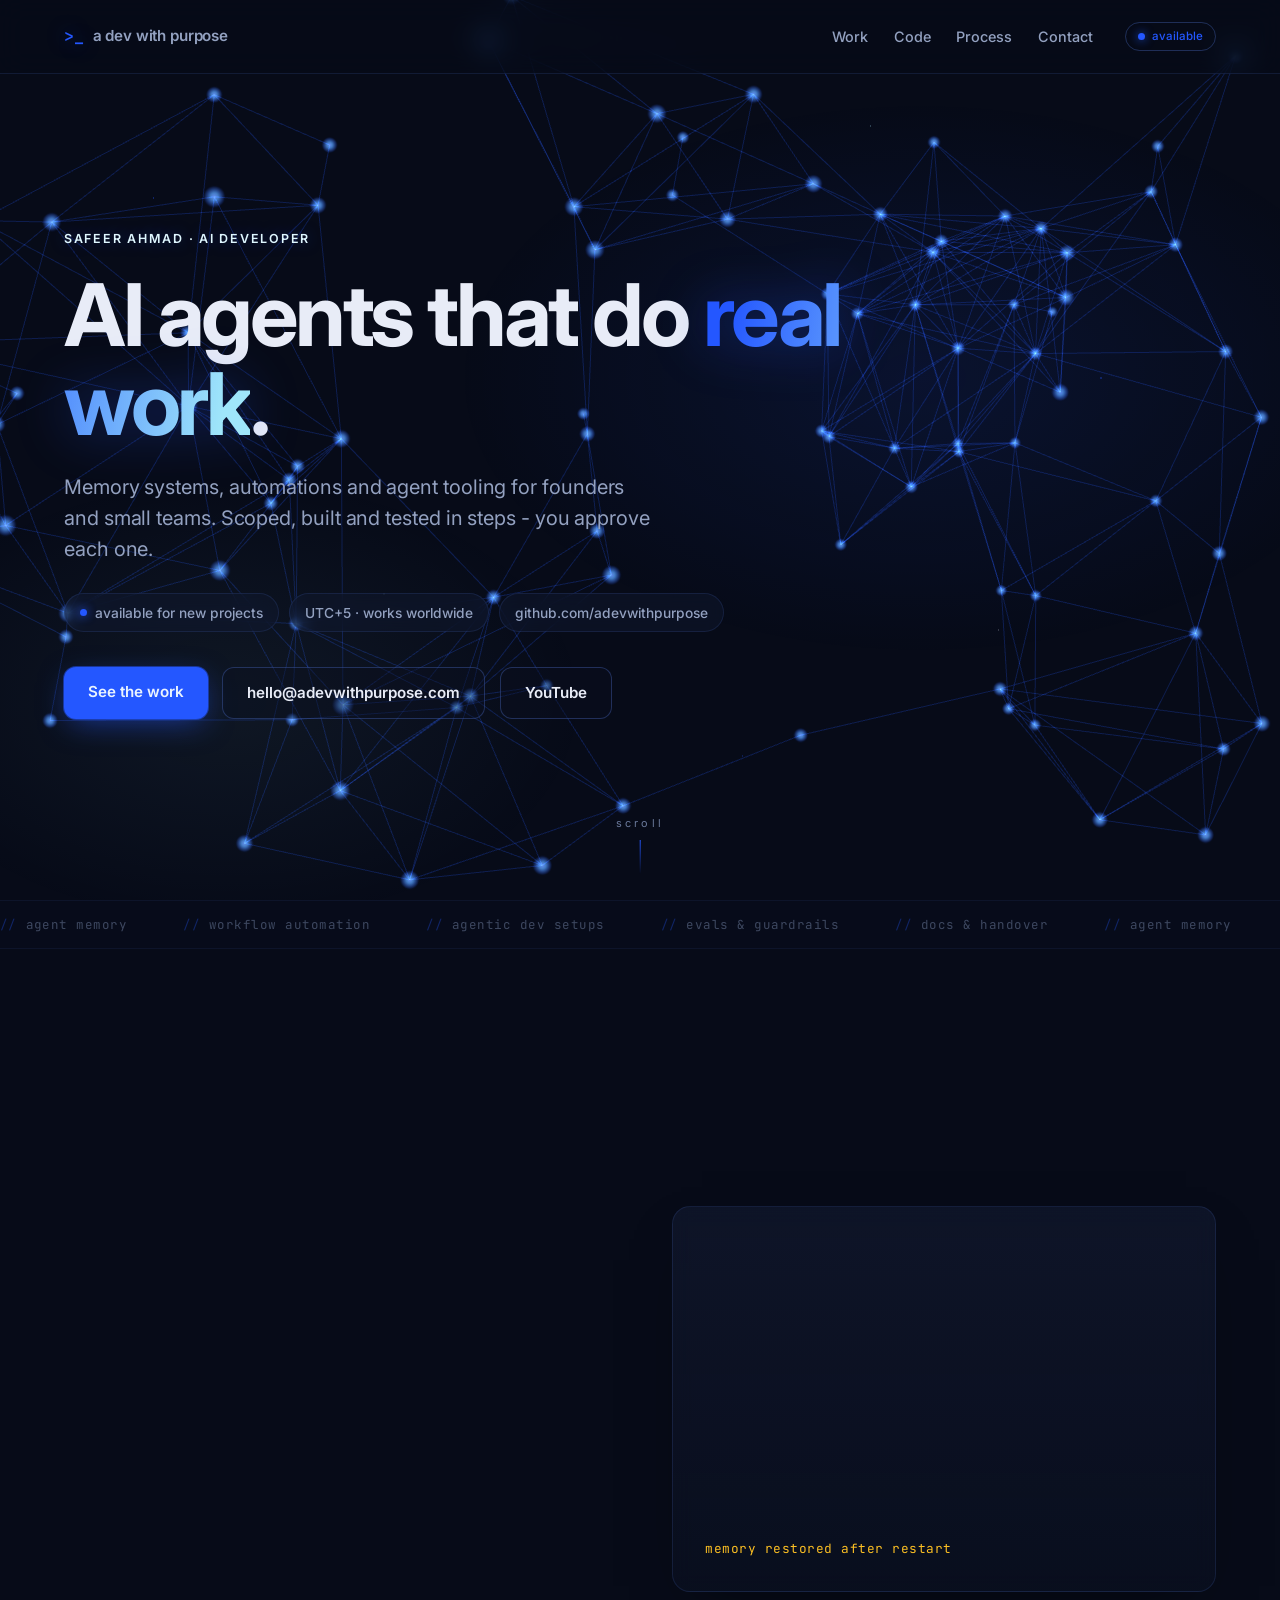
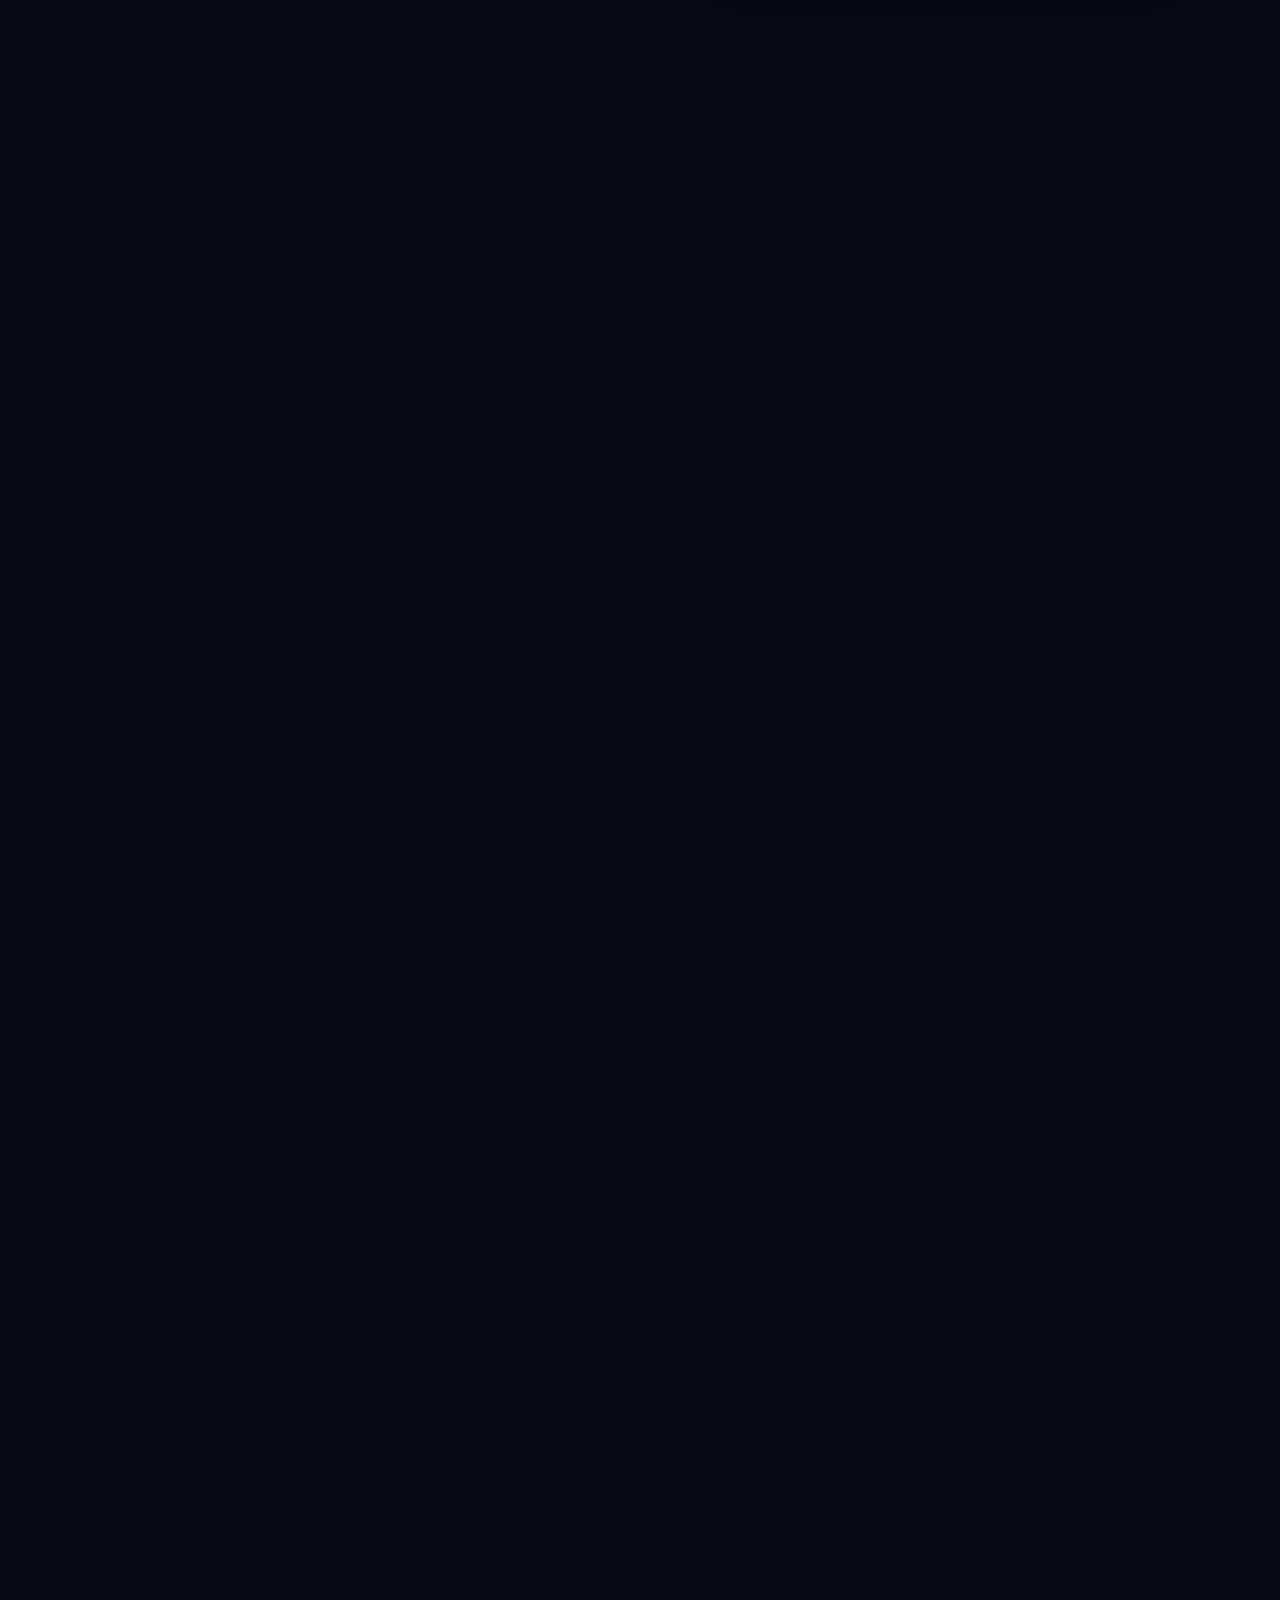
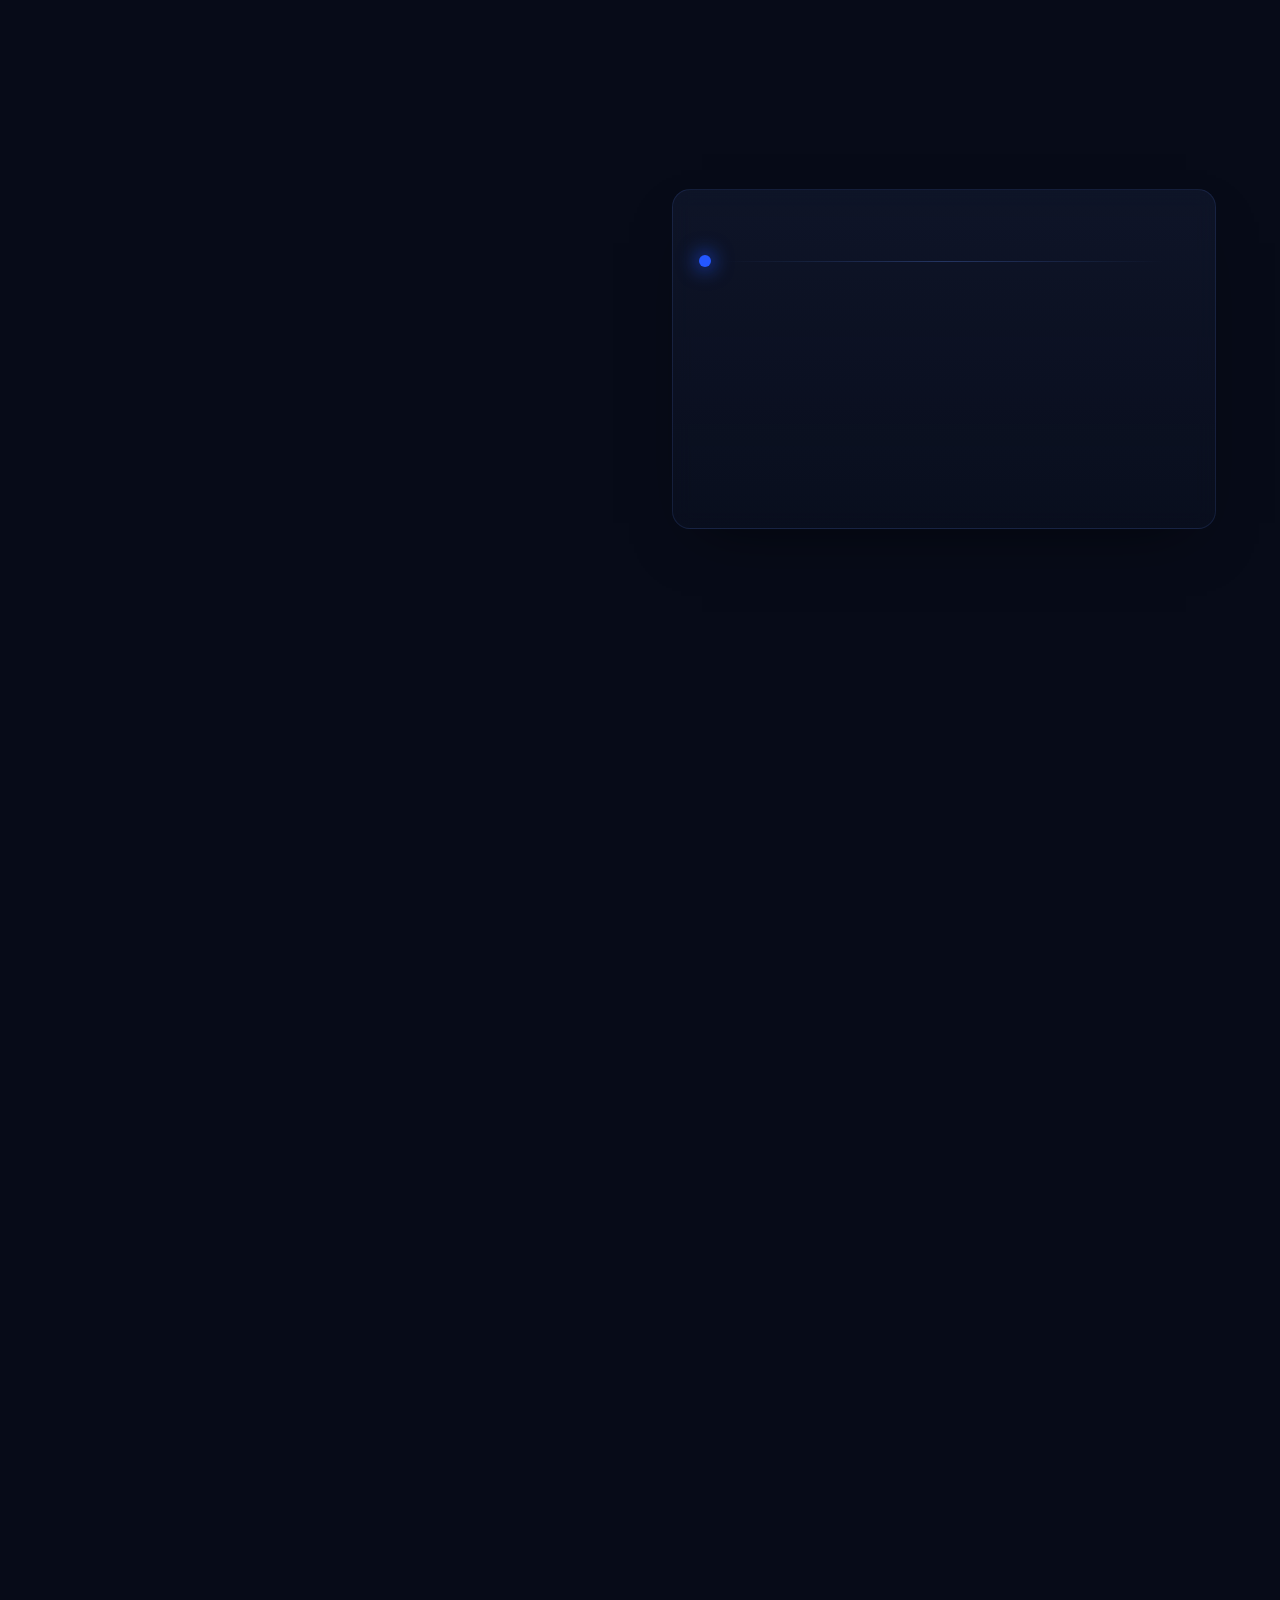
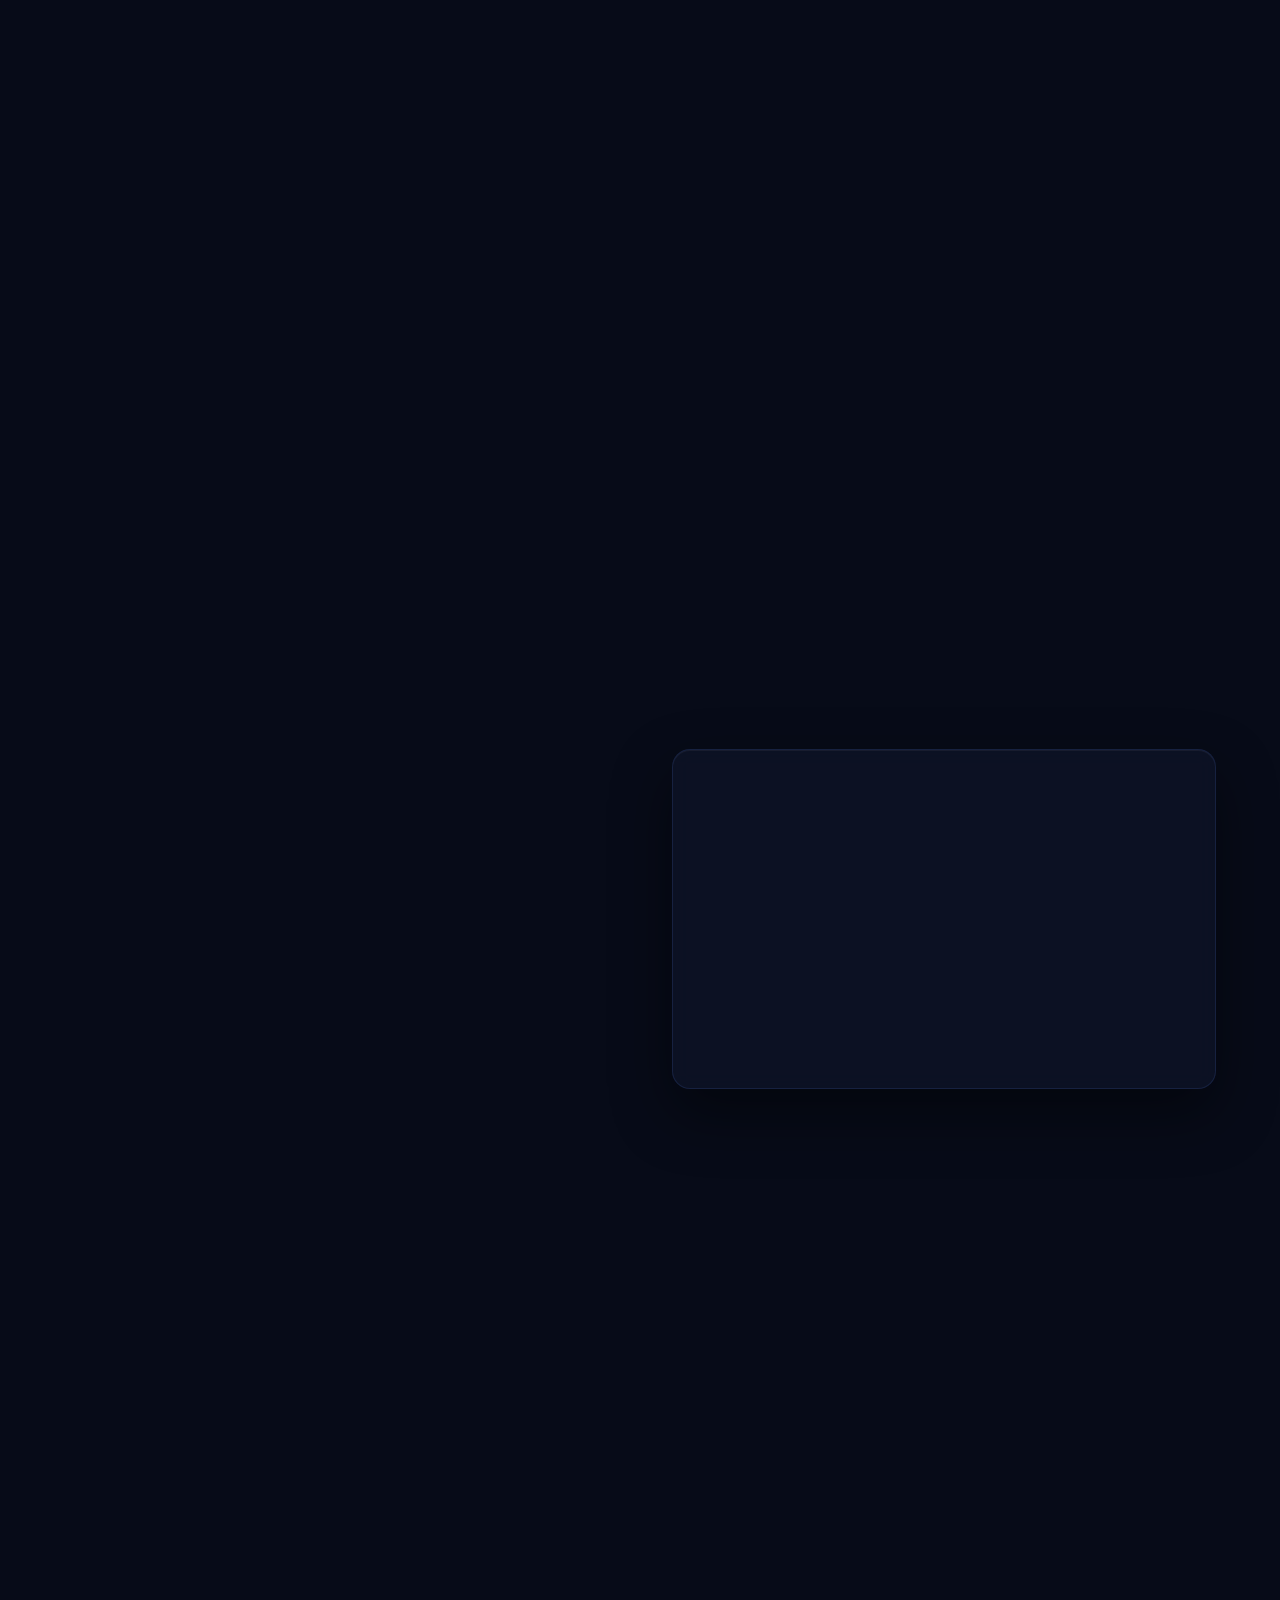
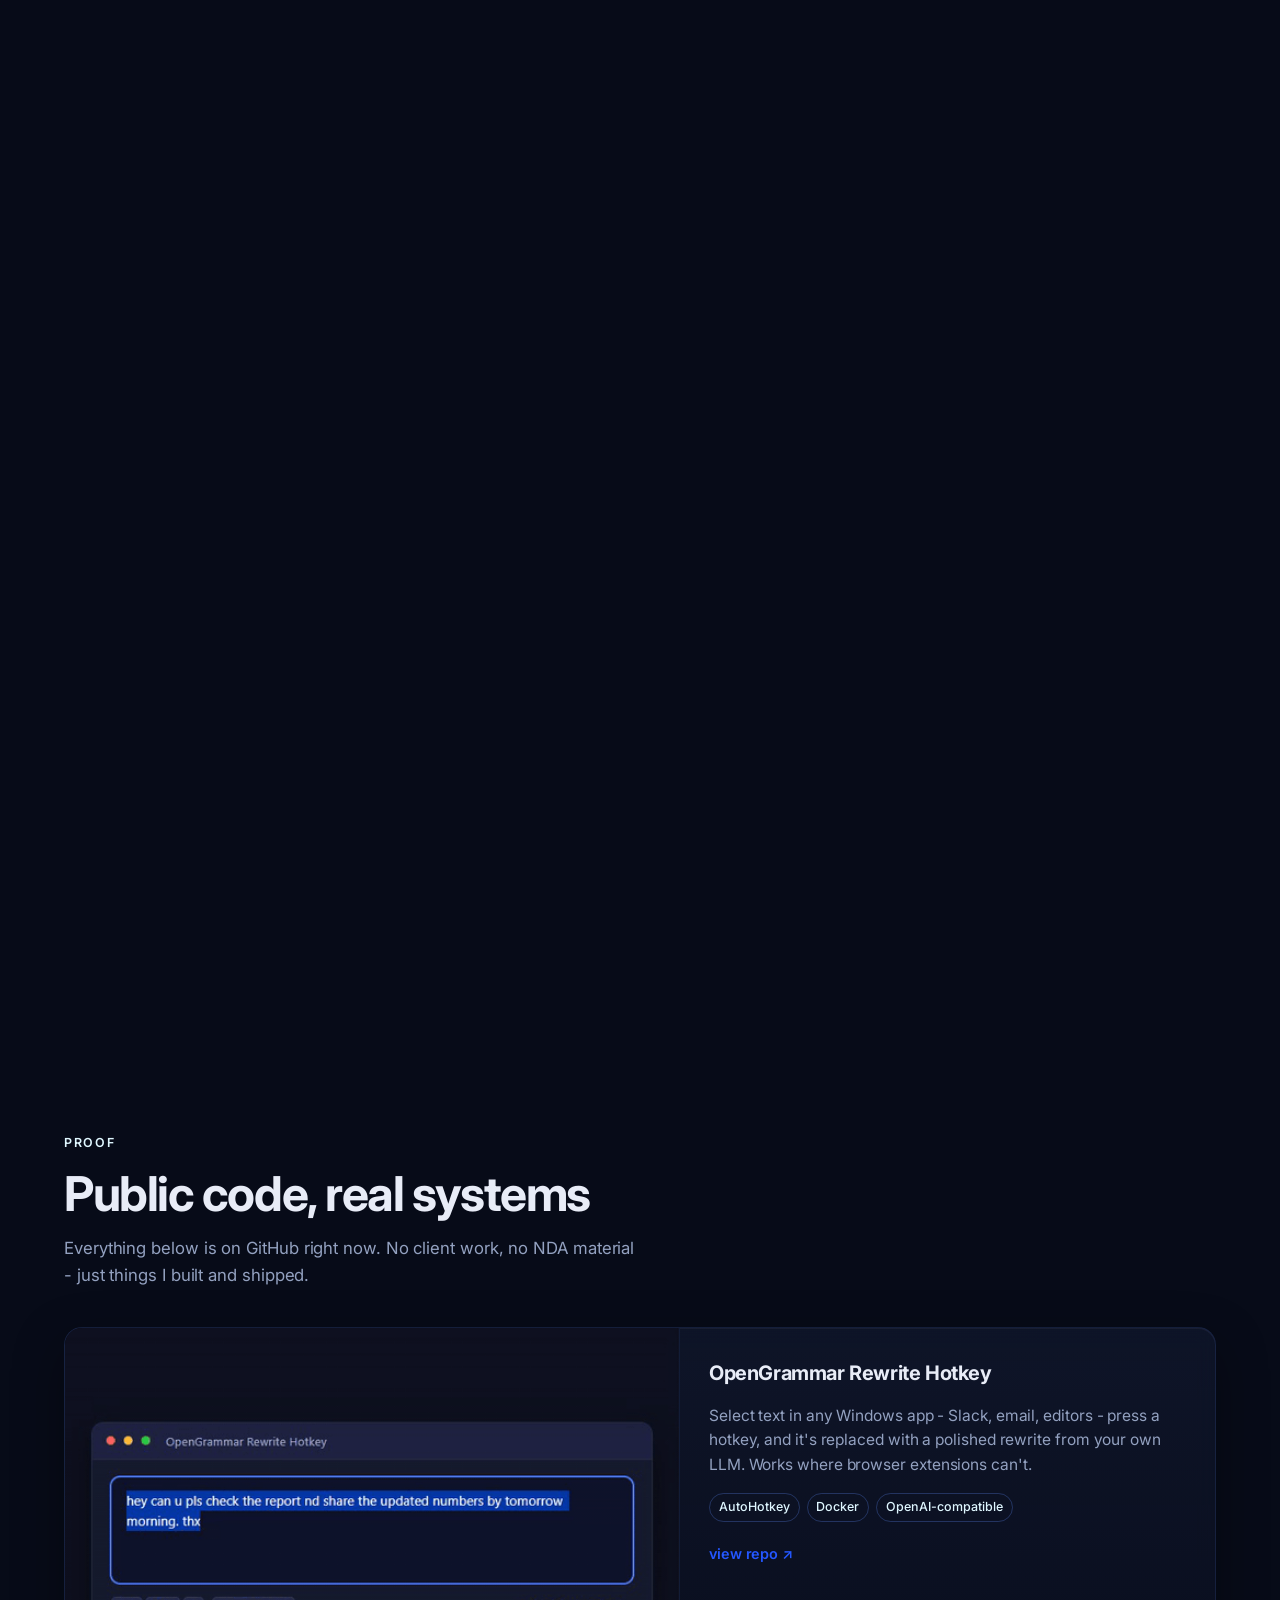
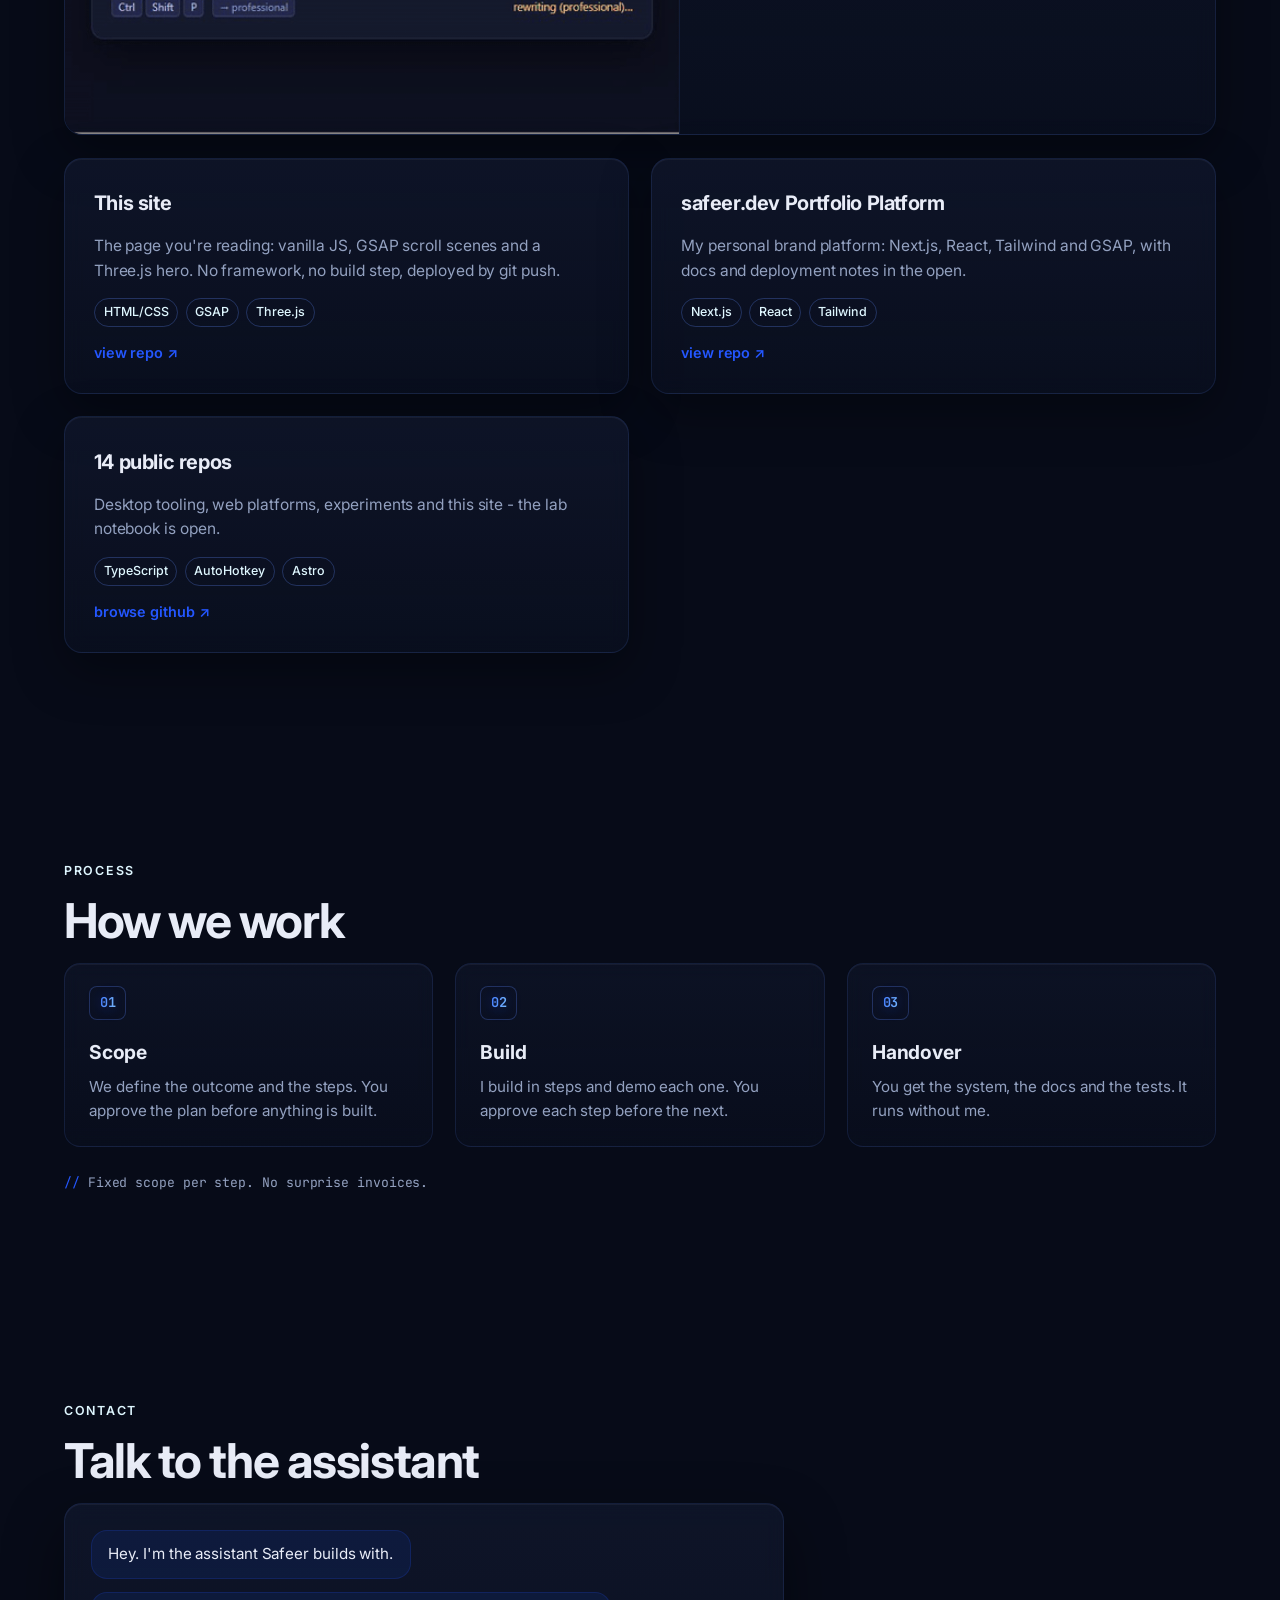
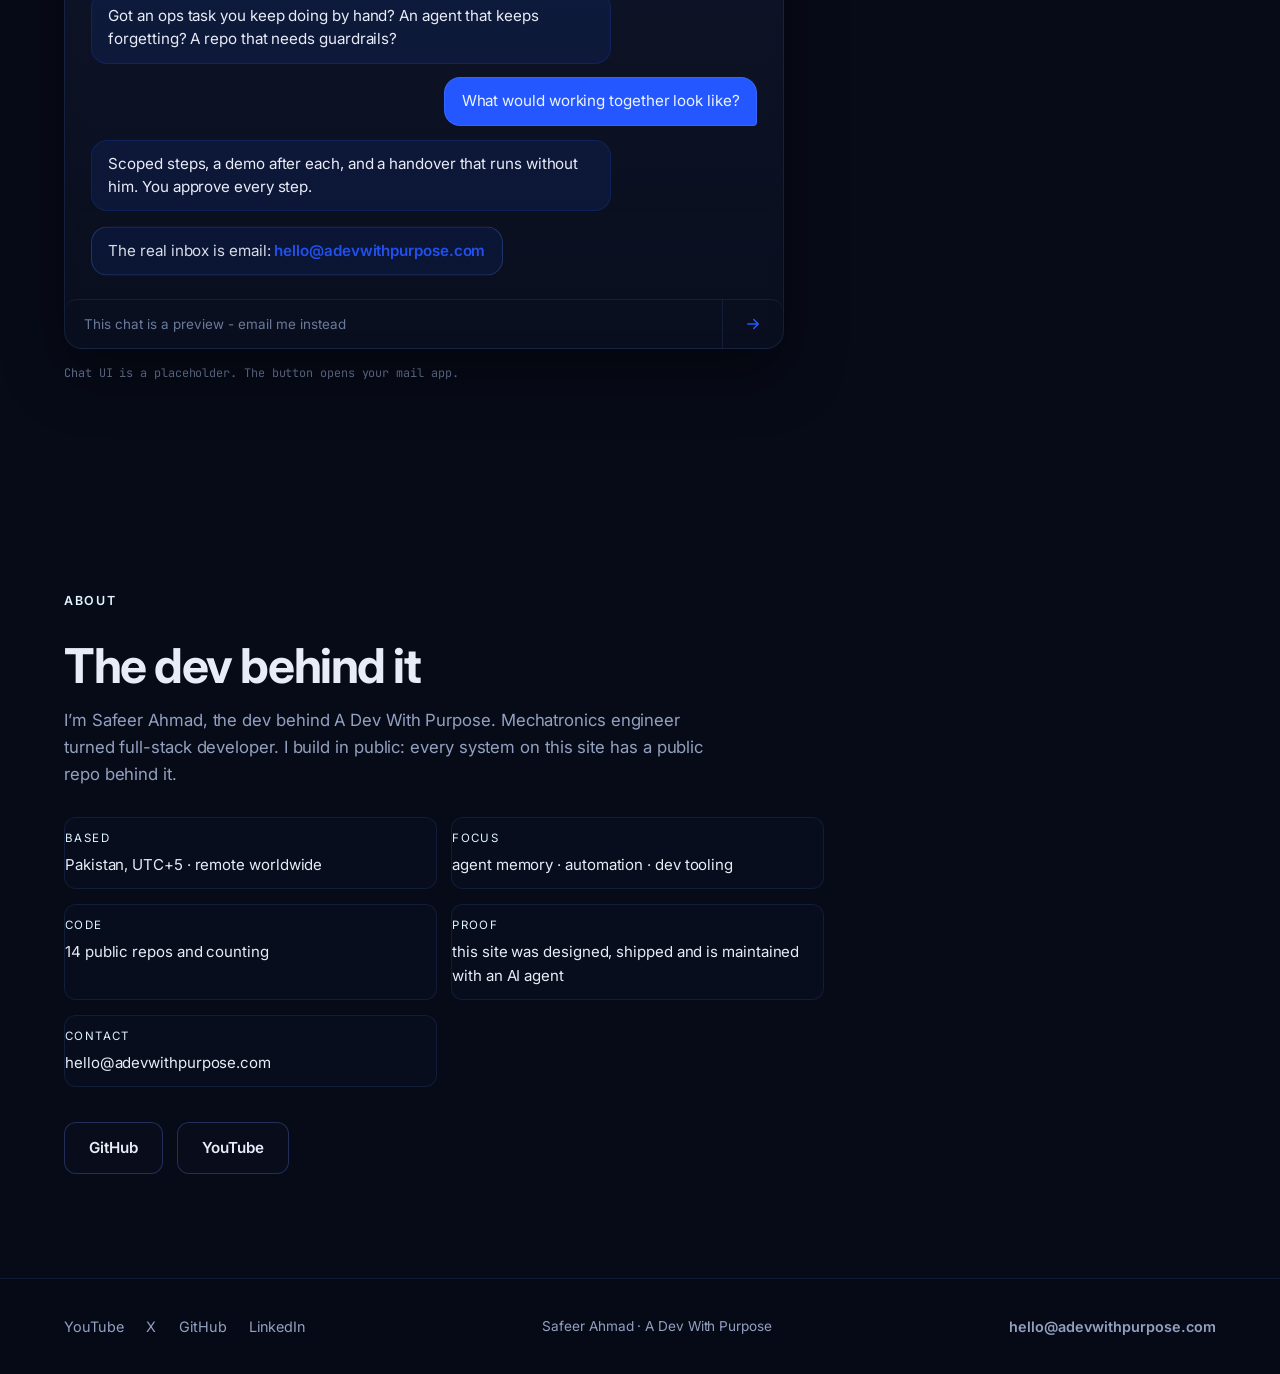
<file: q/index.html>
<!DOCTYPE html>
<!--
  A Dev With Purpose - adevwithpurpose.com
  DRAFT COPY v3 (2026-10-18) - pending Safeer's approval. About is the personal variant.
  Concept "The Network" v3: Three.js glowing constellation hero, GSAP pinned scenes,
  real public-work proof section, assistant-chat finale (UI placeholder).
  No framework, no build step. Mobile + reduced-motion get the static fallback.
-->
<html lang="en">
<head>
  <meta charset="utf-8">
  <meta name="viewport" content="width=device-width, initial-scale=1">
  <title>A Dev With Purpose - AI agents that do real work</title>
  <meta name="description" content="Safeer Ahmad builds agent memory systems, workflow automations and agentic dev setups for founders and small teams. Scoped, tested, handed over.">
  <meta property="og:title" content="A Dev With Purpose">
  <meta property="og:description" content="AI agents that do real work. Memory systems, automations and dev tooling - built, tested, handed over.">
  <meta property="og:type" content="website">
  <meta property="og:url" content="https://adevwithpurpose.com">
  <meta property="og:image" content="https://adevwithpurpose.com/assets/og.png?v=3">
  <meta name="twitter:card" content="summary_large_image">
  <meta name="theme-color" content="#070b18">
  <link rel="icon" href="assets/favicon.svg?v=3" type="image/svg+xml">
  <link rel="icon" href="assets/favicon-32.png?v=3" sizes="32x32" type="image/png">
  <link rel="apple-touch-icon" href="assets/apple-touch-icon.png?v=3">
  <link rel="preload" href="assets/fonts/space-grotesk-latin.woff2" as="font" type="font/woff2" crossorigin>
  <link rel="preconnect" href="https://fonts.googleapis.com"><link rel="preconnect" href="https://fonts.gstatic.com" crossorigin>
 <link href="https://fonts.googleapis.com/css2?family=Inter:wght@400;500;600;700&display=swap" rel="stylesheet">
 <link rel="stylesheet" href="assets/css/styles.css?v=3">
 <link rel="stylesheet" href="assets/css/v4.css?v=4">
</head>
<body class="v4">

<header class="site-header">
  <div class="header-inner">
    <a class="brand" href="#top"><span class="brand-mark">&gt;_</span><span class="brand-name">a dev with purpose</span></a>
    <nav class="site-nav" aria-label="Main">
      <a href="#scene-memory">Work</a>
      <a href="#proof">Code</a>
      <a href="#how">Process</a>
      <a href="#chat">Contact</a>
    </nav>
    <p class="header-status"><span class="pulse-dot" aria-hidden="true"></span>available</p>
  </div>
</header>

<main id="top">

  <!-- HERO -->
  <section class="hero" id="hero">
    <div class="hero-canvas" id="hero-canvas" aria-hidden="true"></div>
    <div class="hero-static" aria-hidden="true"></div>
    <div class="hero-glow" aria-hidden="true"></div>
    <div class="hero-content">
      <p class="kicker">Safeer Ahmad &middot; AI Developer</p>
      <h1>AI agents that do <span class="accent">real work</span>.</h1>
      <p class="sub">Memory systems, automations and agent tooling for founders and small teams. Scoped, built and tested in steps - you approve each one.</p>
      <ul class="hero-chips" aria-label="Quick facts">
        <li><span class="pulse-dot" aria-hidden="true"></span>available for new projects</li>
        <li>UTC+5 &middot; works worldwide</li>
        <li>github.com/adevwithpurpose</li>
      </ul>
      <div class="cta-row">
        <a class="btn btn-primary" href="#scene-memory">See the work</a>
        <a class="btn btn-ghost" href="mailto:hello@adevwithpurpose.com">hello@adevwithpurpose.com</a>
        <a class="btn btn-ghost" href="https://www.youtube.com/@adevwithpurpose">YouTube</a>
      </div>
    </div>
    <p class="hero-hint" aria-hidden="true">scroll</p>
  </section>

  <!-- TICKER -->
  <div class="ticker" aria-hidden="true">
    <div class="ticker-track">
      <span>agent memory</span><span>workflow automation</span><span>agentic dev setups</span><span>evals &amp; guardrails</span><span>docs &amp; handover</span>
      <span>agent memory</span><span>workflow automation</span><span>agentic dev setups</span><span>evals &amp; guardrails</span><span>docs &amp; handover</span>
    </div>
  </div>

  <!-- SCENE 1: memory -->
  <section class="scene" id="scene-memory">
    <div class="scene-pin">
      <div class="scene-copy">
        <p class="scene-eyebrow"><span class="scene-num">01</span>what i build</p>
        <h2>Agent memory systems</h2>
        <p class="scene-text">Your agents stop forgetting. Context that survives restarts, stays searchable, and comes with tests that prove it.</p>
        <ul class="scene-list">
          <li>semantic + keyword recall</li>
          <li>survives restarts</li>
          <li>auditable and tested</li>
        </ul>
      </div>
      <div class="scene-visual memory-visual" aria-hidden="true">
        <div class="frag" data-frag>client prefers weekly demos</div>
        <div class="frag" data-frag>deploy: static site, git push</div>
        <div class="frag" data-frag>budget: stays under cap</div>
        <div class="frag" data-frag>tests must stay green</div>
        <div class="frag" data-frag>timezone: UTC, always</div>
        <div class="memory-status" data-memory-status>context lost on restart</div>
      </div>
    </div>
  </section>

  <!-- SCENE 2: automation -->
  <section class="scene" id="scene-auto">
    <div class="scene-pin">
      <div class="scene-copy">
        <p class="scene-eyebrow"><span class="scene-num">02</span>what i build</p>
        <h2>Workflow automation</h2>
        <p class="scene-text">Repetitive ops work turned into agent workflows that run on their own, escalate when unsure, and report back.</p>
        <ul class="scene-list">
          <li>watchers that never sleep</li>
          <li>human-in-the-loop gates</li>
          <li>reports you actually read</li>
        </ul>
      </div>
      <div class="scene-visual pipe-visual" aria-hidden="true">
        <div class="pipe-track">
          <div class="pipe-stage" data-stage>watch</div>
          <div class="pipe-stage" data-stage>decide</div>
          <div class="pipe-stage" data-stage>act</div>
          <div class="pipe-stage" data-stage>report</div>
          <div class="pipe-token" data-token></div>
        </div>
        <div class="pipe-log" data-pipe-log>08:00 - brief sent &middot; no human needed</div>
      </div>
    </div>
  </section>

  <!-- SCENE 3: dev -->
  <section class="scene" id="scene-dev">
    <div class="scene-pin">
      <div class="scene-copy">
        <p class="scene-eyebrow"><span class="scene-num">03</span>what i build</p>
        <h2>Agentic dev setups</h2>
        <p class="scene-text">Coding agents wired into your repo with tests, review loops and guardrails. Not vibes.</p>
        <ul class="scene-list">
          <li>tests before merge</li>
          <li>review loops built in</li>
          <li>no secrets in diffs</li>
        </ul>
      </div>
      <div class="scene-visual dev-visual" aria-hidden="true">
        <div class="dev-window">
          <div class="dev-titlebar"><span></span><span></span><span></span></div>
          <div class="dev-lines">
            <p class="dev-line" data-devline><em>$</em> agent run task-14</p>
            <p class="dev-line" data-devline><em>&gt;</em> writing code...</p>
            <p class="dev-line" data-devline><em>&gt;</em> running tests...</p>
            <p class="dev-line dev-pass" data-devline><em>&#10003;</em> 24 passed, 0 failed</p>
            <p class="dev-line dev-guard" data-devline><em>&#9210;</em> guardrail: no secrets in diff</p>
          </div>
        </div>
      </div>
    </div>
  </section>

  <!-- PROOF: real public code -->
  <section class="proof" id="proof">
    <p class="section-eyebrow">proof</p>
    <h2 class="section-title">Public code, real systems</h2>
    <p class="section-sub">Everything below is on GitHub right now. No client work, no NDA material - just things I built and shipped.</p>
    <div class="proof-grid">
      <article class="proof-card proof-feature">
        <div class="proof-media">
          <img src="assets/opengrammar-demo.gif" alt="OpenGrammar hotkey demo: text selected in an app is rewritten in place by an LLM" loading="lazy">
        </div>
        <div class="proof-body">
          <h3>OpenGrammar Rewrite Hotkey</h3>
          <p>Select text in any Windows app - Slack, email, editors - press a hotkey, and it's replaced with a polished rewrite from your own LLM. Works where browser extensions can't.</p>
          <ul class="tags"><li>AutoHotkey</li><li>Docker</li><li>OpenAI-compatible</li></ul>
          <a class="proof-link" href="https://github.com/adevwithpurpose/opengrammar-hotkey">view repo &nearr;</a>
        </div>
      </article>
      <article class="proof-card">
        <div class="proof-body">
          <h3>This site</h3>
          <p>The page you're reading: vanilla JS, GSAP scroll scenes and a Three.js hero. No framework, no build step, deployed by git push.</p>
          <ul class="tags"><li>HTML/CSS</li><li>GSAP</li><li>Three.js</li></ul>
          <a class="proof-link" href="https://github.com/adevwithpurpose/adewp-site">view repo &nearr;</a>
        </div>
      </article>
      <article class="proof-card">
        <div class="proof-body">
          <h3>safeer.dev Portfolio Platform</h3>
          <p>My personal brand platform: Next.js, React, Tailwind and GSAP, with docs and deployment notes in the open.</p>
          <ul class="tags"><li>Next.js</li><li>React</li><li>Tailwind</li></ul>
          <a class="proof-link" href="https://github.com/adevwithpurpose/portfolio">view repo &nearr;</a>
        </div>
      </article>
      <article class="proof-card">
        <div class="proof-body">
          <h3>14 public repos</h3>
          <p>Desktop tooling, web platforms, experiments and this site - the lab notebook is open.</p>
          <ul class="tags"><li>TypeScript</li><li>AutoHotkey</li><li>Astro</li></ul>
          <a class="proof-link" href="https://github.com/adevwithpurpose">browse github &nearr;</a>
        </div>
      </article>
    </div>
  </section>

  <!-- HOW WE WORK -->
  <section class="how" id="how">
    <p class="section-eyebrow">process</p>
    <h2 class="section-title">How we work</h2>
    <ol class="steps">
      <li><span class="step-num">01</span><div><h3>Scope</h3><p>We define the outcome and the steps. You approve the plan before anything is built.</p></div></li>
      <li><span class="step-num">02</span><div><h3>Build</h3><p>I build in steps and demo each one. You approve each step before the next.</p></div></li>
      <li><span class="step-num">03</span><div><h3>Handover</h3><p>You get the system, the docs and the tests. It runs without me.</p></div></li>
    </ol>
    <p class="how-note">Fixed scope per step. No surprise invoices.</p>
  </section>

  <!-- CHAT FINALE -->
  <section class="chat" id="chat">
    <p class="section-eyebrow">contact</p>
    <h2 class="section-title">Talk to the assistant</h2>
    <div class="chat-window" id="chat-window">
      <div class="chat-scroll" id="chat-scroll">
        <div class="msg msg-bot" data-msg>Hey. I'm the assistant Safeer builds with.</div>
        <div class="msg msg-bot" data-msg>Got an ops task you keep doing by hand? An agent that keeps forgetting? A repo that needs guardrails?</div>
        <div class="msg msg-user" data-msg>What would working together look like?</div>
        <div class="msg msg-bot" data-msg>Scoped steps, a demo after each, and a handover that runs without him. You approve every step.</div>
        <div class="msg msg-bot msg-cta" data-msg>The real inbox is email: <a href="mailto:hello@adevwithpurpose.com">hello@adevwithpurpose.com</a></div>
      </div>
      <form class="chat-input" action="mailto:hello@adevwithpurpose.com" method="get">
        <input type="text" placeholder="This chat is a preview - email me instead" aria-label="Message preview, email instead">
        <button type="submit" aria-label="Email instead"><svg width="18" height="18" viewBox="0 0 24 24" fill="none" stroke="currentColor" stroke-width="2" stroke-linecap="round" stroke-linejoin="round" aria-hidden="true"><path d="M5 12h14M13 6l6 6-6 6"/></svg></button>
      </form>
    </div>
    <p class="chat-note">Chat UI is a placeholder. The button opens your mail app.</p>
  </section>

  <!-- ABOUT -->
  <section class="about wrap" id="about">
    <p class="section-eyebrow">about</p>
    <h2 class="section-title">The dev behind it</h2>
    <p>I&rsquo;m Safeer Ahmad, the dev behind A Dev With Purpose. Mechatronics engineer turned full-stack developer. I build in public: every system on this site has a public repo behind it.</p>
    <ul class="facts">
      <li><span>based</span>Pakistan, UTC+5 &middot; remote worldwide</li>
      <li><span>focus</span>agent memory &middot; automation &middot; dev tooling</li>
      <li><span>code</span>14 public repos and counting</li>
      <li><span>proof</span>this site was designed, shipped and is maintained with an AI agent</li>
      <li><span>contact</span>hello@adevwithpurpose.com</li>
    </ul>
    <div class="cta-row">
      <a class="btn btn-ghost" href="https://github.com/adevwithpurpose">GitHub</a>
      <a class="btn btn-ghost" href="https://www.youtube.com/@adevwithpurpose">YouTube</a>
    </div>
  </section>

</main>

<footer class="site-footer">
  <div class="footer-inner">
    <nav class="footer-links" aria-label="Social">
      <a href="https://www.youtube.com/@adevwithpurpose">YouTube</a>
      <a href="https://x.com/adevwithpurpose">X</a>
      <a href="https://github.com/adevwithpurpose">GitHub</a>
      <a href="https://www.linkedin.com/in/adevwithpurpose">LinkedIn</a>
    </nav>
    <p class="footer-name">Safeer Ahmad &middot; A Dev With Purpose</p>
    <a class="footer-mail" href="mailto:hello@adevwithpurpose.com">hello@adevwithpurpose.com</a>
  </div>
</footer>

<script src="assets/js/vendor/gsap.min.js" defer></script>
<script src="assets/js/vendor/ScrollTrigger.min.js" defer></script>
<script src="assets/js/main.js?v=3" type="module"></script>
</body>
</html>
</file>
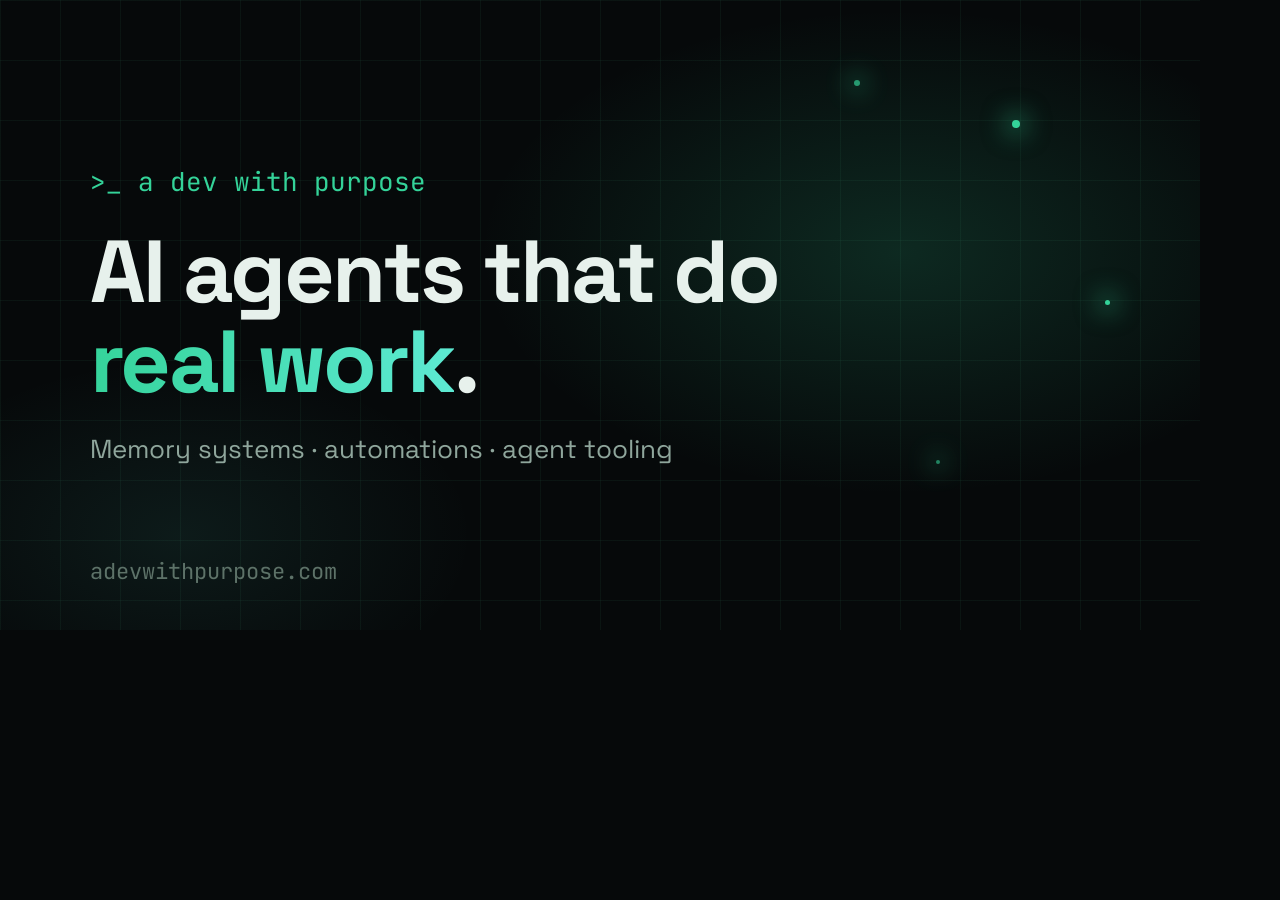
<file: a/og.html>
<!DOCTYPE html><html><head><meta charset="utf-8"><style>
  @font-face { font-family:'Space Grotesk'; src:url('assets/fonts/space-grotesk-latin.woff2') format('woff2'); font-weight:300 700; }
  @font-face { font-family:'JetBrains Mono'; src:url('assets/fonts/jetbrains-mono-latin.woff2') format('woff2'); font-weight:400 600; }
  * { margin:0; box-sizing:border-box; }
  body { width:1200px; height:630px; background:#06090a; color:#e7f1ec; font-family:'Space Grotesk',sans-serif; position:relative; overflow:hidden; }
  .grid { position:absolute; inset:0; background-image:linear-gradient(rgba(94,234,180,0.05) 1px,transparent 1px),linear-gradient(90deg,rgba(94,234,180,0.05) 1px,transparent 1px); background-size:60px 60px; }
  .glow { position:absolute; inset:0; background:radial-gradient(50% 55% at 75% 40%, rgba(52,211,153,0.16), transparent 70%), radial-gradient(35% 40% at 15% 85%, rgba(94,234,212,0.08), transparent 70%); }
  .dot { position:absolute; width:8px; height:8px; border-radius:50%; background:#34d399; box-shadow:0 0 24px 6px rgba(52,211,153,0.5); }
  .inner { position:relative; z-index:2; height:100%; display:flex; flex-direction:column; justify-content:center; padding:0 90px; }
  .brand { font-family:'JetBrains Mono',monospace; font-size:26px; color:#34d399; margin-bottom:28px; }
  h1 { font-size:88px; font-weight:700; letter-spacing:-0.03em; line-height:1.02; max-width:14ch; }
  .accent { background:linear-gradient(100deg,#34d399,#5eead4); -webkit-background-clip:text; background-clip:text; color:transparent; }
  .sub { margin-top:26px; font-size:26px; color:#8fa69c; }
  .url { position:absolute; bottom:44px; left:90px; font-family:'JetBrains Mono',monospace; font-size:22px; color:#5d7268; }
</style></head><body>
  <div class="grid"></div><div class="glow"></div>
  <div class="dot" style="top:120px;right:180px"></div>
  <div class="dot" style="top:300px;right:90px;width:5px;height:5px"></div>
  <div class="dot" style="top:80px;right:340px;width:6px;height:6px;opacity:0.7"></div>
  <div class="dot" style="top:460px;right:260px;width:4px;height:4px;opacity:0.6"></div>
  <div class="inner">
    <p class="brand">&gt;_ a dev with purpose</p>
    <h1>AI agents that do <span class="accent">real work</span>.</h1>
    <p class="sub">Memory systems &middot; automations &middot; agent tooling</p>
  </div>
  <p class="url">adevwithpurpose.com</p>
</body></html>
</file>
<file: a/assets/css/styles.css>
/* A Dev With Purpose - "The Network" v3 */
@font-face {
  font-family: 'Space Grotesk';
  src: url('../fonts/space-grotesk-latin.woff2') format('woff2');
  font-weight: 300 700; font-style: normal; font-display: swap;
}
@font-face {
  font-family: 'Space Grotesk';
  src: url('../fonts/space-grotesk-latinext.woff2') format('woff2');
  font-weight: 300 700; font-style: normal; font-display: swap;
  unicode-range: U+0100-02BA, U+02BD-02C5, U+02C7-02CC, U+02CE-02D7, U+02DD-02FF, U+0304, U+0308, U+0329, U+1D00-1DBF, U+1E00-1E9F, U+1EF2-1EFF, U+2020, U+20A0-20AB, U+20AD-20C0, U+2113, U+2C60-2C7F, U+A720-A7FF;
}
@font-face {
  font-family: 'JetBrains Mono';
  src: url('../fonts/jetbrains-mono-latin.woff2') format('woff2');
  font-weight: 400 600; font-style: normal; font-display: swap;
}
@font-face {
  font-family: 'JetBrains Mono';
  src: url('../fonts/jetbrains-mono-latinext.woff2') format('woff2');
  font-weight: 400 600; font-style: normal; font-display: swap;
  unicode-range: U+0100-02BA, U+02BD-02C5, U+02C7-02CC, U+02CE-02D7, U+02DD-02FF, U+0304, U+0308, U+0329, U+1D00-1DBF, U+1E00-1E9F, U+1EF2-1EFF, U+2020, U+20A0-20AB, U+20AD-20C0, U+2113, U+2C60-2C7F, U+A720-A7FF;
}

:root {
  --bg: #070b18;
  --bg-2: #0b1122;
  --panel: rgba(17, 24, 46, 0.55);
  --line: rgba(129, 140, 248, 0.13);
  --line-strong: rgba(129, 140, 248, 0.28);
  --text: #e8ecf7;
  --dim: #93a1c0;
  --faint: #6b7a9c;
  --accent: #6366f1;
  --accent-2: #a5b4fc;
  --cyan: #38bdf8;
  --amber: #fbbf24;
  --font-d: 'Space Grotesk', system-ui, sans-serif;
  --font-m: 'JetBrains Mono', ui-monospace, monospace;
}

* { box-sizing: border-box; margin: 0; padding: 0; }
html { scroll-behavior: smooth; }
body {
  background: var(--bg);
  color: var(--text);
  font-family: var(--font-d);
  font-weight: 400;
  line-height: 1.6;
  overflow-x: hidden;
}
body::before { /* fine grid texture over everything */
  content: ''; position: fixed; inset: 0; z-index: 0; pointer-events: none;
  background-image:
    linear-gradient(rgba(129,140,248,0.025) 1px, transparent 1px),
    linear-gradient(90deg, rgba(129,140,248,0.025) 1px, transparent 1px);
  background-size: 72px 72px;
}
main, .site-header, .site-footer { position: relative; z-index: 1; }
a { color: var(--accent); text-decoration: none; }
section { scroll-margin-top: 72px; }

/* ---------- header ---------- */
.site-header {
  position: fixed; top: 0; left: 0; right: 0; z-index: 50;
  backdrop-filter: blur(14px); -webkit-backdrop-filter: blur(14px);
  background: rgba(7, 11, 24, 0.72);
  border-bottom: 1px solid var(--line);
}
.header-inner {
  max-width: 1200px; margin: 0 auto; padding: 0.9rem 1.5rem;
  display: flex; align-items: center; gap: 2rem;
}
.brand { display: flex; align-items: center; gap: 0.55rem; color: var(--text); }
.brand-mark {
  font-family: var(--font-m); font-weight: 600; color: var(--accent);
  font-size: 1.05rem; text-shadow: 0 0 18px rgba(99, 102, 241, 0.55);
}
.brand-name { font-family: var(--font-m); font-size: 0.82rem; letter-spacing: 0.04em; color: var(--dim); }
.site-nav { margin-left: auto; display: flex; gap: 1.6rem; }
.site-nav a {
  font-family: var(--font-m); font-size: 0.78rem; color: var(--dim);
  position: relative; padding: 0.2rem 0; transition: color 0.25s;
}
.site-nav a::after {
  content: ''; position: absolute; left: 0; bottom: 0; height: 1px; width: 100%;
  background: var(--accent); transform: scaleX(0); transform-origin: left; transition: transform 0.3s;
}
.site-nav a:hover { color: var(--text); }
.site-nav a:hover::after { transform: scaleX(1); }
.header-status {
  font-family: var(--font-m); font-size: 0.72rem; color: var(--accent);
  display: flex; align-items: center; gap: 0.45rem;
  border: 1px solid var(--line-strong); border-radius: 999px; padding: 0.28rem 0.75rem;
}
.pulse-dot {
  width: 7px; height: 7px; border-radius: 50%; background: var(--accent);
  box-shadow: 0 0 10px rgba(99, 102, 241, 0.9);
  animation: pulse 2.4s ease-in-out infinite; display: inline-block; flex: none;
}
@keyframes pulse { 0%,100% { opacity: 1; } 50% { opacity: 0.35; } }

/* ---------- hero ---------- */
.hero {
  min-height: 100vh; min-height: 100svh;
  display: flex; align-items: center;
  position: relative; overflow: hidden;
}
.hero-canvas { position: absolute; inset: 0; z-index: 0; }
.hero-glow {
  position: absolute; inset: 0; z-index: 0; pointer-events: none;
  background:
    radial-gradient(52% 44% at 72% 42%, rgba(99, 102, 241, 0.10), transparent 70%),
    radial-gradient(40% 36% at 18% 78%, rgba(56, 189, 248, 0.06), transparent 70%);
}
.hero-static { /* mobile / no-webgl fallback node field */
  position: absolute; inset: 0; z-index: 0; pointer-events: none; opacity: 0.5;
  background-image:
    radial-gradient(2px 2px at 12% 22%, rgba(99,102,241,0.7) 50%, transparent 51%),
    radial-gradient(2px 2px at 68% 14%, rgba(56,189,248,0.5) 50%, transparent 51%),
    radial-gradient(2px 2px at 86% 42%, rgba(99,102,241,0.6) 50%, transparent 51%),
    radial-gradient(2px 2px at 30% 66%, rgba(56,189,248,0.4) 50%, transparent 51%),
    radial-gradient(2px 2px at 58% 84%, rgba(99,102,241,0.5) 50%, transparent 51%),
    radial-gradient(1.5px 1.5px at 44% 34%, rgba(232,236,247,0.5) 50%, transparent 51%),
    radial-gradient(1.5px 1.5px at 78% 70%, rgba(232,236,247,0.4) 50%, transparent 51%);
}
.hero-content {
  position: relative; z-index: 2;
  max-width: 1200px; margin: 0 auto; padding: 7rem 1.5rem 4rem; width: 100%;
}
.kicker {
  font-family: var(--font-m); font-size: 0.8rem; color: var(--accent);
  letter-spacing: 0.08em; margin-bottom: 1.4rem;
  text-shadow: 0 0 16px rgba(99, 102, 241, 0.4);
}
h1 {
  font-weight: 700; letter-spacing: -0.03em; line-height: 1.02;
  font-size: clamp(2.6rem, 6.4vw, 5rem);
  max-width: 15ch; margin-bottom: 1.5rem;
}
.accent {
  background: linear-gradient(100deg, var(--accent) 20%, var(--cyan) 80%);
  -webkit-background-clip: text; background-clip: text; color: transparent;
  filter: drop-shadow(0 0 26px rgba(99, 102, 241, 0.35));
}
.sub { color: var(--dim); font-size: 1.12rem; max-width: 46ch; margin-bottom: 1.8rem; }
.hero-chips { list-style: none; display: flex; flex-wrap: wrap; gap: 0.6rem; margin-bottom: 2.2rem; }
.hero-chips li {
  font-family: var(--font-m); font-size: 0.74rem; color: var(--dim);
  border: 1px solid var(--line); border-radius: 999px; padding: 0.4rem 0.9rem;
  background: rgba(11, 17, 34, 0.5); backdrop-filter: blur(6px);
  display: flex; align-items: center; gap: 0.5rem;
}
.cta-row { display: flex; flex-wrap: wrap; gap: 0.9rem; }
.btn {
  font-family: var(--font-m); font-size: 0.86rem; font-weight: 600;
  padding: 0.85rem 1.7rem; border-radius: 10px; transition: transform 0.22s, box-shadow 0.22s, border-color 0.22s;
  display: inline-block;
}
.btn-primary {
  background: var(--accent); color: #04110b;
  box-shadow: 0 0 0 rgba(99, 102, 241, 0);
}
.btn-primary:hover { transform: translateY(-2px); box-shadow: 0 8px 34px rgba(99, 102, 241, 0.35); }
.btn-ghost { border: 1px solid var(--line-strong); color: var(--text); background: rgba(10,15,16,0.4); }
.btn-ghost:hover { transform: translateY(-2px); border-color: var(--accent); }
.hero-hint {
  position: absolute; bottom: 1.6rem; left: 50%; transform: translateX(-50%);
  font-family: var(--font-m); font-size: 0.7rem; letter-spacing: 0.34em; color: var(--faint);
  z-index: 2;
}
.hero-hint::after {
  content: ''; display: block; width: 1px; height: 34px; margin: 0.5rem auto 0;
  background: linear-gradient(var(--accent), transparent);
  animation: hint 2s ease-in-out infinite;
}
@keyframes hint { 0%,100% { opacity: 0.3; } 50% { opacity: 1; } }

/* ---------- ticker ---------- */
.ticker {
  border-top: 1px solid var(--line); border-bottom: 1px solid var(--line);
  overflow: hidden; padding: 0.85rem 0; background: rgba(11, 17, 34, 0.45);
  position: relative; z-index: 1;
}
.ticker-track {
  display: flex; gap: 3.5rem; width: max-content;
  animation: tick 30s linear infinite;
}
.ticker-track span {
  font-family: var(--font-m); font-size: 0.78rem; letter-spacing: 0.12em;
  color: var(--faint); white-space: nowrap;
}
.ticker-track span::before { content: '// '; color: var(--accent); opacity: 0.6; }
@keyframes tick { to { transform: translateX(-50%); } }

/* ---------- scenes ---------- */
.scene { position: relative; }
.scene-pin {
  min-height: 100vh;
  max-width: 1200px; margin: 0 auto; padding: 5rem 1.5rem;
  display: grid; grid-template-columns: 1fr 1fr; gap: 4rem; align-items: center;
}
.scene-eyebrow {
  font-family: var(--font-m); font-size: 0.76rem; letter-spacing: 0.14em;
  color: var(--faint); text-transform: uppercase; margin-bottom: 1.1rem;
  display: flex; align-items: center; gap: 0.7rem;
}
.scene-num { color: var(--accent); font-weight: 600; }
.scene h2 {
  font-size: clamp(1.9rem, 3.6vw, 2.9rem); font-weight: 700;
  letter-spacing: -0.02em; line-height: 1.08; margin-bottom: 1.1rem;
}
.scene-text { color: var(--dim); font-size: 1.05rem; max-width: 42ch; margin-bottom: 1.4rem; }
.scene-list { list-style: none; display: grid; gap: 0.5rem; }
.scene-list li {
  font-family: var(--font-m); font-size: 0.82rem; color: var(--dim);
  padding-left: 1.3rem; position: relative;
}
.scene-list li::before { content: '>'; position: absolute; left: 0; color: var(--accent); }

.scene-visual {
  border: 1px solid var(--line); border-radius: 18px;
  background: var(--panel);
  backdrop-filter: blur(10px);
  box-shadow: inset 0 1px 0 rgba(232,236,247,0.05), 0 24px 60px rgba(0,0,0,0.45);
  padding: 2rem; min-height: 340px;
  display: flex; flex-direction: column; justify-content: center; gap: 0.8rem;
}
.frag {
  font-family: var(--font-m); font-size: 0.84rem; color: var(--dim);
  border: 1px solid var(--line); border-radius: 9px; padding: 0.65rem 0.95rem;
  background: rgba(7, 11, 24, 0.55);
}
.frag.lit { color: var(--accent-2); border-color: var(--line-strong); text-shadow: 0 0 14px rgba(99,102,241,0.45); }
.memory-status {
  margin-top: 0.9rem; font-family: var(--font-m); font-size: 0.8rem;
  color: var(--amber); letter-spacing: 0.04em;
}
.memory-status.ok { color: var(--accent); }

.pipe-track {
  position: relative; display: flex; justify-content: space-between; align-items: center;
  gap: 0.6rem; padding: 1.2rem 0.2rem;
}
.pipe-track::before {
  content: ''; position: absolute; left: 4%; right: 4%; top: 50%; height: 1px;
  background: linear-gradient(90deg, transparent, var(--line-strong), transparent);
}
.pipe-stage {
  font-family: var(--font-m); font-size: 0.78rem; color: var(--faint);
  border: 1px solid var(--line); border-radius: 9px; padding: 0.55rem 0.85rem;
  background: var(--bg-2); position: relative; z-index: 1; transition: color 0.3s, border-color 0.3s, box-shadow 0.3s;
}
.pipe-stage.lit {
  color: var(--accent-2); border-color: var(--accent);
  box-shadow: 0 0 22px rgba(99, 102, 241, 0.25);
}
.pipe-token {
  position: absolute; top: 50%; left: 0; width: 12px; height: 12px; z-index: 2;
  margin: -6px 0 0 -6px; border-radius: 50%;
  background: var(--accent); box-shadow: 0 0 18px 4px rgba(99, 102, 241, 0.55);
}
.pipe-log {
  margin-top: 1.4rem; font-family: var(--font-m); font-size: 0.8rem; color: var(--dim);
  border-top: 1px dashed var(--line); padding-top: 1rem;
}

.dev-window {
  border: 1px solid var(--line); border-radius: 12px; overflow: hidden;
  background: #050807; box-shadow: 0 18px 50px rgba(0,0,0,0.5);
}
.dev-titlebar { display: flex; gap: 7px; padding: 0.7rem 0.9rem; border-bottom: 1px solid var(--line); background: rgba(17,24,46,0.6); }
.dev-titlebar span { width: 10px; height: 10px; border-radius: 50%; background: var(--faint); opacity: 0.5; }
.dev-titlebar span:first-child { background: var(--accent); opacity: 0.8; }
.dev-lines { padding: 1.1rem 1.2rem; display: grid; gap: 0.55rem; }
.dev-line { font-family: var(--font-m); font-size: 0.84rem; color: var(--dim); }
.dev-line em { font-style: normal; color: var(--accent); margin-right: 0.5rem; }
.dev-pass { color: var(--accent-2); }
.dev-guard { color: var(--amber); }

/* ---------- shared section chrome ---------- */
.section-eyebrow {
  font-family: var(--font-m); font-size: 0.76rem; letter-spacing: 0.18em;
  text-transform: uppercase; color: var(--accent); margin-bottom: 0.9rem;
}
.section-title {
  font-size: clamp(1.9rem, 3.6vw, 2.9rem); font-weight: 700;
  letter-spacing: -0.02em; margin-bottom: 1rem;
}
.section-sub { color: var(--dim); max-width: 56ch; margin-bottom: 2.4rem; }
.proof, .how, .chat, .about { max-width: 1200px; margin: 0 auto; padding: 6.5rem 1.5rem; }

/* ---------- proof ---------- */
.proof-grid { display: grid; grid-template-columns: repeat(2, 1fr); gap: 1.4rem; }
.proof-feature { grid-column: 1 / -1; display: grid; grid-template-columns: 1.15fr 1fr; }
.proof-card {
  border: 1px solid var(--line); border-radius: 18px; overflow: hidden;
  background: var(--panel); backdrop-filter: blur(10px);
  box-shadow: inset 0 1px 0 rgba(232,236,247,0.05), 0 18px 50px rgba(0,0,0,0.35);
  transition: transform 0.3s, border-color 0.3s;
}
.proof-card:hover { transform: translateY(-4px); border-color: var(--line-strong); }
.proof-media { border-right: 1px solid var(--line); background: #050807; display: flex; align-items: center; }
.proof-media img { width: 100%; height: 100%; object-fit: cover; display: block; }
.proof-body { padding: 1.8rem; display: flex; flex-direction: column; gap: 0.9rem; align-items: flex-start; }
.proof-body h3 { font-size: 1.3rem; font-weight: 700; letter-spacing: -0.01em; }
.proof-body p { color: var(--dim); font-size: 0.95rem; }
.tags { list-style: none; display: flex; flex-wrap: wrap; gap: 0.45rem; }
.tags li {
  font-family: var(--font-m); font-size: 0.68rem; color: var(--accent-2);
  border: 1px solid var(--line-strong); border-radius: 6px; padding: 0.22rem 0.55rem;
}
.proof-link {
  font-family: var(--font-m); font-size: 0.8rem; font-weight: 600; color: var(--accent);
  margin-top: auto;
}
.proof-link:hover { text-shadow: 0 0 16px rgba(99, 102, 241, 0.6); }

/* ---------- how ---------- */
.steps { list-style: none; display: grid; grid-template-columns: repeat(3, 1fr); gap: 1.4rem; }
.steps li {
  border: 1px solid var(--line); border-radius: 16px; padding: 1.8rem;
  background: var(--panel); backdrop-filter: blur(8px);
  box-shadow: inset 0 1px 0 rgba(232,236,247,0.05);
  display: flex; flex-direction: column; gap: 1.1rem;
}
.step-num {
  font-family: var(--font-m); font-weight: 600; font-size: 0.85rem; color: var(--accent);
  border: 1px solid var(--line-strong); border-radius: 8px; padding: 0.3rem 0.6rem; align-self: flex-start;
  text-shadow: 0 0 14px rgba(99, 102, 241, 0.5);
}
.steps h3 { font-size: 1.2rem; font-weight: 700; margin-bottom: 0.4rem; }
.steps p { color: var(--dim); font-size: 0.95rem; }
.how-note {
  margin-top: 1.6rem; font-family: var(--font-m); font-size: 0.82rem; color: var(--faint);
}
.how-note::before { content: '// '; color: var(--accent); }

/* ---------- chat ---------- */
.chat-window {
  max-width: 720px; border: 1px solid var(--line); border-radius: 18px; overflow: hidden;
  background: var(--panel); backdrop-filter: blur(10px);
  box-shadow: inset 0 1px 0 rgba(232,236,247,0.05), 0 24px 60px rgba(0,0,0,0.45);
}
.chat-scroll { padding: 1.6rem; display: flex; flex-direction: column; gap: 0.85rem; min-height: 300px; }
.msg {
  max-width: 78%; padding: 0.75rem 1.05rem; border-radius: 14px;
  font-size: 0.95rem; line-height: 1.5;
}
.msg-bot { background: rgba(17, 24, 46, 0.9); border: 1px solid var(--line); align-self: flex-start; border-bottom-left-radius: 4px; }
.msg-user {
  background: rgba(99, 102, 241, 0.14); border: 1px solid var(--line-strong);
  align-self: flex-end; border-bottom-right-radius: 4px; color: var(--accent-2);
}
.msg-cta a { font-weight: 600; }
.chat-input { display: flex; border-top: 1px solid var(--line); }
.chat-input input {
  flex: 1; background: transparent; border: 0; outline: 0;
  padding: 1rem 1.2rem; color: var(--text); font-family: var(--font-m); font-size: 0.84rem;
}
.chat-input input::placeholder { color: var(--faint); }
.chat-input button {
  background: transparent; border: 0; border-left: 1px solid var(--line);
  color: var(--accent); font-size: 1.1rem; padding: 0 1.3rem; cursor: pointer;
}
.chat-note { margin-top: 0.9rem; font-family: var(--font-m); font-size: 0.74rem; color: var(--faint); }

/* ---------- about ---------- */
.about p { color: var(--dim); max-width: 60ch; margin-bottom: 1.8rem; font-size: 1.05rem; }
.facts { list-style: none; display: grid; grid-template-columns: repeat(2, 1fr); gap: 0.9rem; margin-bottom: 2.2rem; max-width: 760px; }
.facts li {
  border: 1px solid var(--line); border-radius: 12px; padding: 1rem 1.2rem;
  background: rgba(11, 17, 34, 0.45); font-size: 0.94rem;
}
.facts li span {
  display: block; font-family: var(--font-m); font-size: 0.68rem; letter-spacing: 0.14em;
  text-transform: uppercase; color: var(--accent); margin-bottom: 0.35rem;
}
.about .cta-row { margin-top: 0.4rem; }

/* ---------- footer ---------- */
.site-footer { border-top: 1px solid var(--line); background: rgba(7, 11, 24, 0.8); }
.footer-inner {
  max-width: 1200px; margin: 0 auto; padding: 1.6rem 1.5rem;
  display: flex; flex-wrap: wrap; gap: 1.2rem; align-items: center; justify-content: space-between;
}
.footer-links { display: flex; gap: 1.4rem; }
.footer-links a, .footer-mail { font-family: var(--font-m); font-size: 0.78rem; color: var(--dim); transition: color 0.25s; }
.footer-links a:hover, .footer-mail:hover { color: var(--accent); }

/* ---------- responsive ---------- */
@media (max-width: 900px) {
  .header-inner { gap: 1rem; }
  .header-status { display: none; }
  .site-nav { gap: 1rem; }
  .brand-name { display: none; }
  .hero-content { padding-top: 6rem; }
  .scene-pin { grid-template-columns: 1fr; gap: 2.2rem; min-height: 0; padding: 4.5rem 1.5rem; }
  .scene-visual { min-height: 0; }
  .proof-grid, .proof-feature { grid-template-columns: 1fr; }
  .proof-media { border-right: 0; border-bottom: 1px solid var(--line); }
  .steps { grid-template-columns: 1fr; }
  .facts { grid-template-columns: 1fr; }
  h1 { font-size: clamp(2.3rem, 9vw, 3.2rem); }
}

/* ---------- reduced motion ---------- */
@media (prefers-reduced-motion: reduce) {
  html { scroll-behavior: auto; }
  .ticker-track { animation: none; }
  .pulse-dot, .hero-hint::after { animation: none; }
  * { transition: none !important; }
}

/* ---------- v3.1 polish pass (craft-floor: browser surfaces, states, targets) ---------- */
::selection { background: rgba(99, 102, 241, 0.85); color: #04110b; }
:focus-visible { outline: 2px solid var(--accent); outline-offset: 3px; border-radius: 4px; }
a { text-underline-offset: 3px; }
.site-nav a, .footer-links a, .footer-mail { display: inline-flex; align-items: center; min-height: 44px; }
html { scrollbar-color: rgba(99, 102, 241, 0.35) #0b1122; }
::-webkit-scrollbar { width: 10px; }
::-webkit-scrollbar-track { background: #0b1122; }
::-webkit-scrollbar-thumb { background: rgba(99, 102, 241, 0.28); border-radius: 6px; border: 2px solid #0b1122; }
::-webkit-scrollbar-thumb:hover { background: rgba(99, 102, 241, 0.45); }
.chat-input input { caret-color: var(--accent); }
.chat-input button { display: inline-flex; align-items: center; }
.btn:active { transform: translateY(0); }
/* proof gif: crop the gray band at its bottom, keep the app window */
.proof-media img { aspect-ratio: 56 / 37; object-fit: cover; object-position: top center; height: auto; }
/* pipeline card: pull the log line out of the dead space */
.pipe-log { margin-top: auto; }
</file>
<file: b/assets/css/styles.css>
/* A Dev With Purpose - "The Network" v3 */
@font-face {
  font-family: 'Space Grotesk';
  src: url('../fonts/space-grotesk-latin.woff2') format('woff2');
  font-weight: 300 700; font-style: normal; font-display: swap;
}
@font-face {
  font-family: 'Space Grotesk';
  src: url('../fonts/space-grotesk-latinext.woff2') format('woff2');
  font-weight: 300 700; font-style: normal; font-display: swap;
  unicode-range: U+0100-02BA, U+02BD-02C5, U+02C7-02CC, U+02CE-02D7, U+02DD-02FF, U+0304, U+0308, U+0329, U+1D00-1DBF, U+1E00-1E9F, U+1EF2-1EFF, U+2020, U+20A0-20AB, U+20AD-20C0, U+2113, U+2C60-2C7F, U+A720-A7FF;
}
@font-face {
  font-family: 'JetBrains Mono';
  src: url('../fonts/jetbrains-mono-latin.woff2') format('woff2');
  font-weight: 400 600; font-style: normal; font-display: swap;
}
@font-face {
  font-family: 'JetBrains Mono';
  src: url('../fonts/jetbrains-mono-latinext.woff2') format('woff2');
  font-weight: 400 600; font-style: normal; font-display: swap;
  unicode-range: U+0100-02BA, U+02BD-02C5, U+02C7-02CC, U+02CE-02D7, U+02DD-02FF, U+0304, U+0308, U+0329, U+1D00-1DBF, U+1E00-1E9F, U+1EF2-1EFF, U+2020, U+20A0-20AB, U+20AD-20C0, U+2113, U+2C60-2C7F, U+A720-A7FF;
}

:root {
  --bg: #0a0712;
  --bg-2: #100a1e;
  --panel: rgba(22, 15, 40, 0.55);
  --line: rgba(167, 139, 250, 0.13);
  --line-strong: rgba(167, 139, 250, 0.28);
  --text: #f0eafb;
  --dim: #a79dc4;
  --faint: #7a6f96;
  --accent: #8b5cf6;
  --accent-2: #c4b5fd;
  --cyan: #22d3ee;
  --amber: #fbbf24;
  --font-d: 'Space Grotesk', system-ui, sans-serif;
  --font-m: 'JetBrains Mono', ui-monospace, monospace;
}

* { box-sizing: border-box; margin: 0; padding: 0; }
html { scroll-behavior: smooth; }
body {
  background: var(--bg);
  color: var(--text);
  font-family: var(--font-d);
  font-weight: 400;
  line-height: 1.6;
  overflow-x: hidden;
}
body::before { /* fine grid texture over everything */
  content: ''; position: fixed; inset: 0; z-index: 0; pointer-events: none;
  background-image:
    linear-gradient(rgba(167,139,250,0.025) 1px, transparent 1px),
    linear-gradient(90deg, rgba(167,139,250,0.025) 1px, transparent 1px);
  background-size: 72px 72px;
}
main, .site-header, .site-footer { position: relative; z-index: 1; }
a { color: var(--accent); text-decoration: none; }
section { scroll-margin-top: 72px; }

/* ---------- header ---------- */
.site-header {
  position: fixed; top: 0; left: 0; right: 0; z-index: 50;
  backdrop-filter: blur(14px); -webkit-backdrop-filter: blur(14px);
  background: rgba(10, 7, 18, 0.72);
  border-bottom: 1px solid var(--line);
}
.header-inner {
  max-width: 1200px; margin: 0 auto; padding: 0.9rem 1.5rem;
  display: flex; align-items: center; gap: 2rem;
}
.brand { display: flex; align-items: center; gap: 0.55rem; color: var(--text); }
.brand-mark {
  font-family: var(--font-m); font-weight: 600; color: var(--accent);
  font-size: 1.05rem; text-shadow: 0 0 18px rgba(139, 92, 246, 0.55);
}
.brand-name { font-family: var(--font-m); font-size: 0.82rem; letter-spacing: 0.04em; color: var(--dim); }
.site-nav { margin-left: auto; display: flex; gap: 1.6rem; }
.site-nav a {
  font-family: var(--font-m); font-size: 0.78rem; color: var(--dim);
  position: relative; padding: 0.2rem 0; transition: color 0.25s;
}
.site-nav a::after {
  content: ''; position: absolute; left: 0; bottom: 0; height: 1px; width: 100%;
  background: var(--accent); transform: scaleX(0); transform-origin: left; transition: transform 0.3s;
}
.site-nav a:hover { color: var(--text); }
.site-nav a:hover::after { transform: scaleX(1); }
.header-status {
  font-family: var(--font-m); font-size: 0.72rem; color: var(--accent);
  display: flex; align-items: center; gap: 0.45rem;
  border: 1px solid var(--line-strong); border-radius: 999px; padding: 0.28rem 0.75rem;
}
.pulse-dot {
  width: 7px; height: 7px; border-radius: 50%; background: var(--accent);
  box-shadow: 0 0 10px rgba(139, 92, 246, 0.9);
  animation: pulse 2.4s ease-in-out infinite; display: inline-block; flex: none;
}
@keyframes pulse { 0%,100% { opacity: 1; } 50% { opacity: 0.35; } }

/* ---------- hero ---------- */
.hero {
  min-height: 100vh; min-height: 100svh;
  display: flex; align-items: center;
  position: relative; overflow: hidden;
}
.hero-canvas { position: absolute; inset: 0; z-index: 0; }
.hero-glow {
  position: absolute; inset: 0; z-index: 0; pointer-events: none;
  background:
    radial-gradient(52% 44% at 72% 42%, rgba(139, 92, 246, 0.10), transparent 70%),
    radial-gradient(40% 36% at 18% 78%, rgba(34, 211, 238, 0.06), transparent 70%);
}
.hero-static { /* mobile / no-webgl fallback node field */
  position: absolute; inset: 0; z-index: 0; pointer-events: none; opacity: 0.5;
  background-image:
    radial-gradient(2px 2px at 12% 22%, rgba(139,92,246,0.7) 50%, transparent 51%),
    radial-gradient(2px 2px at 68% 14%, rgba(34,211,238,0.5) 50%, transparent 51%),
    radial-gradient(2px 2px at 86% 42%, rgba(139,92,246,0.6) 50%, transparent 51%),
    radial-gradient(2px 2px at 30% 66%, rgba(34,211,238,0.4) 50%, transparent 51%),
    radial-gradient(2px 2px at 58% 84%, rgba(139,92,246,0.5) 50%, transparent 51%),
    radial-gradient(1.5px 1.5px at 44% 34%, rgba(240,234,251,0.5) 50%, transparent 51%),
    radial-gradient(1.5px 1.5px at 78% 70%, rgba(240,234,251,0.4) 50%, transparent 51%);
}
.hero-content {
  position: relative; z-index: 2;
  max-width: 1200px; margin: 0 auto; padding: 7rem 1.5rem 4rem; width: 100%;
}
.kicker {
  font-family: var(--font-m); font-size: 0.8rem; color: var(--accent);
  letter-spacing: 0.08em; margin-bottom: 1.4rem;
  text-shadow: 0 0 16px rgba(139, 92, 246, 0.4);
}
h1 {
  font-weight: 700; letter-spacing: -0.03em; line-height: 1.02;
  font-size: clamp(2.6rem, 6.4vw, 5rem);
  max-width: 15ch; margin-bottom: 1.5rem;
}
.accent {
  background: linear-gradient(100deg, var(--accent) 20%, var(--cyan) 80%);
  -webkit-background-clip: text; background-clip: text; color: transparent;
  filter: drop-shadow(0 0 26px rgba(139, 92, 246, 0.35));
}
.sub { color: var(--dim); font-size: 1.12rem; max-width: 46ch; margin-bottom: 1.8rem; }
.hero-chips { list-style: none; display: flex; flex-wrap: wrap; gap: 0.6rem; margin-bottom: 2.2rem; }
.hero-chips li {
  font-family: var(--font-m); font-size: 0.74rem; color: var(--dim);
  border: 1px solid var(--line); border-radius: 999px; padding: 0.4rem 0.9rem;
  background: rgba(16, 10, 30, 0.5); backdrop-filter: blur(6px);
  display: flex; align-items: center; gap: 0.5rem;
}
.cta-row { display: flex; flex-wrap: wrap; gap: 0.9rem; }
.btn {
  font-family: var(--font-m); font-size: 0.86rem; font-weight: 600;
  padding: 0.85rem 1.7rem; border-radius: 10px; transition: transform 0.22s, box-shadow 0.22s, border-color 0.22s;
  display: inline-block;
}
.btn-primary {
  background: var(--accent); color: #04110b;
  box-shadow: 0 0 0 rgba(139, 92, 246, 0);
}
.btn-primary:hover { transform: translateY(-2px); box-shadow: 0 8px 34px rgba(139, 92, 246, 0.35); }
.btn-ghost { border: 1px solid var(--line-strong); color: var(--text); background: rgba(10,15,16,0.4); }
.btn-ghost:hover { transform: translateY(-2px); border-color: var(--accent); }
.hero-hint {
  position: absolute; bottom: 1.6rem; left: 50%; transform: translateX(-50%);
  font-family: var(--font-m); font-size: 0.7rem; letter-spacing: 0.34em; color: var(--faint);
  z-index: 2;
}
.hero-hint::after {
  content: ''; display: block; width: 1px; height: 34px; margin: 0.5rem auto 0;
  background: linear-gradient(var(--accent), transparent);
  animation: hint 2s ease-in-out infinite;
}
@keyframes hint { 0%,100% { opacity: 0.3; } 50% { opacity: 1; } }

/* ---------- ticker ---------- */
.ticker {
  border-top: 1px solid var(--line); border-bottom: 1px solid var(--line);
  overflow: hidden; padding: 0.85rem 0; background: rgba(16, 10, 30, 0.45);
  position: relative; z-index: 1;
}
.ticker-track {
  display: flex; gap: 3.5rem; width: max-content;
  animation: tick 30s linear infinite;
}
.ticker-track span {
  font-family: var(--font-m); font-size: 0.78rem; letter-spacing: 0.12em;
  color: var(--faint); white-space: nowrap;
}
.ticker-track span::before { content: '// '; color: var(--accent); opacity: 0.6; }
@keyframes tick { to { transform: translateX(-50%); } }

/* ---------- scenes ---------- */
.scene { position: relative; }
.scene-pin {
  min-height: 100vh;
  max-width: 1200px; margin: 0 auto; padding: 5rem 1.5rem;
  display: grid; grid-template-columns: 1fr 1fr; gap: 4rem; align-items: center;
}
.scene-eyebrow {
  font-family: var(--font-m); font-size: 0.76rem; letter-spacing: 0.14em;
  color: var(--faint); text-transform: uppercase; margin-bottom: 1.1rem;
  display: flex; align-items: center; gap: 0.7rem;
}
.scene-num { color: var(--accent); font-weight: 600; }
.scene h2 {
  font-size: clamp(1.9rem, 3.6vw, 2.9rem); font-weight: 700;
  letter-spacing: -0.02em; line-height: 1.08; margin-bottom: 1.1rem;
}
.scene-text { color: var(--dim); font-size: 1.05rem; max-width: 42ch; margin-bottom: 1.4rem; }
.scene-list { list-style: none; display: grid; gap: 0.5rem; }
.scene-list li {
  font-family: var(--font-m); font-size: 0.82rem; color: var(--dim);
  padding-left: 1.3rem; position: relative;
}
.scene-list li::before { content: '>'; position: absolute; left: 0; color: var(--accent); }

.scene-visual {
  border: 1px solid var(--line); border-radius: 18px;
  background: var(--panel);
  backdrop-filter: blur(10px);
  box-shadow: inset 0 1px 0 rgba(240,234,251,0.05), 0 24px 60px rgba(0,0,0,0.45);
  padding: 2rem; min-height: 340px;
  display: flex; flex-direction: column; justify-content: center; gap: 0.8rem;
}
.frag {
  font-family: var(--font-m); font-size: 0.84rem; color: var(--dim);
  border: 1px solid var(--line); border-radius: 9px; padding: 0.65rem 0.95rem;
  background: rgba(10, 7, 18, 0.55);
}
.frag.lit { color: var(--accent-2); border-color: var(--line-strong); text-shadow: 0 0 14px rgba(139,92,246,0.45); }
.memory-status {
  margin-top: 0.9rem; font-family: var(--font-m); font-size: 0.8rem;
  color: var(--amber); letter-spacing: 0.04em;
}
.memory-status.ok { color: var(--accent); }

.pipe-track {
  position: relative; display: flex; justify-content: space-between; align-items: center;
  gap: 0.6rem; padding: 1.2rem 0.2rem;
}
.pipe-track::before {
  content: ''; position: absolute; left: 4%; right: 4%; top: 50%; height: 1px;
  background: linear-gradient(90deg, transparent, var(--line-strong), transparent);
}
.pipe-stage {
  font-family: var(--font-m); font-size: 0.78rem; color: var(--faint);
  border: 1px solid var(--line); border-radius: 9px; padding: 0.55rem 0.85rem;
  background: var(--bg-2); position: relative; z-index: 1; transition: color 0.3s, border-color 0.3s, box-shadow 0.3s;
}
.pipe-stage.lit {
  color: var(--accent-2); border-color: var(--accent);
  box-shadow: 0 0 22px rgba(139, 92, 246, 0.25);
}
.pipe-token {
  position: absolute; top: 50%; left: 0; width: 12px; height: 12px; z-index: 2;
  margin: -6px 0 0 -6px; border-radius: 50%;
  background: var(--accent); box-shadow: 0 0 18px 4px rgba(139, 92, 246, 0.55);
}
.pipe-log {
  margin-top: 1.4rem; font-family: var(--font-m); font-size: 0.8rem; color: var(--dim);
  border-top: 1px dashed var(--line); padding-top: 1rem;
}

.dev-window {
  border: 1px solid var(--line); border-radius: 12px; overflow: hidden;
  background: #050807; box-shadow: 0 18px 50px rgba(0,0,0,0.5);
}
.dev-titlebar { display: flex; gap: 7px; padding: 0.7rem 0.9rem; border-bottom: 1px solid var(--line); background: rgba(22,15,40,0.6); }
.dev-titlebar span { width: 10px; height: 10px; border-radius: 50%; background: var(--faint); opacity: 0.5; }
.dev-titlebar span:first-child { background: var(--accent); opacity: 0.8; }
.dev-lines { padding: 1.1rem 1.2rem; display: grid; gap: 0.55rem; }
.dev-line { font-family: var(--font-m); font-size: 0.84rem; color: var(--dim); }
.dev-line em { font-style: normal; color: var(--accent); margin-right: 0.5rem; }
.dev-pass { color: var(--accent-2); }
.dev-guard { color: var(--amber); }

/* ---------- shared section chrome ---------- */
.section-eyebrow {
  font-family: var(--font-m); font-size: 0.76rem; letter-spacing: 0.18em;
  text-transform: uppercase; color: var(--accent); margin-bottom: 0.9rem;
}
.section-title {
  font-size: clamp(1.9rem, 3.6vw, 2.9rem); font-weight: 700;
  letter-spacing: -0.02em; margin-bottom: 1rem;
}
.section-sub { color: var(--dim); max-width: 56ch; margin-bottom: 2.4rem; }
.proof, .how, .chat, .about { max-width: 1200px; margin: 0 auto; padding: 6.5rem 1.5rem; }

/* ---------- proof ---------- */
.proof-grid { display: grid; grid-template-columns: repeat(2, 1fr); gap: 1.4rem; }
.proof-feature { grid-column: 1 / -1; display: grid; grid-template-columns: 1.15fr 1fr; }
.proof-card {
  border: 1px solid var(--line); border-radius: 18px; overflow: hidden;
  background: var(--panel); backdrop-filter: blur(10px);
  box-shadow: inset 0 1px 0 rgba(240,234,251,0.05), 0 18px 50px rgba(0,0,0,0.35);
  transition: transform 0.3s, border-color 0.3s;
}
.proof-card:hover { transform: translateY(-4px); border-color: var(--line-strong); }
.proof-media { border-right: 1px solid var(--line); background: #050807; display: flex; align-items: center; }
.proof-media img { width: 100%; height: 100%; object-fit: cover; display: block; }
.proof-body { padding: 1.8rem; display: flex; flex-direction: column; gap: 0.9rem; align-items: flex-start; }
.proof-body h3 { font-size: 1.3rem; font-weight: 700; letter-spacing: -0.01em; }
.proof-body p { color: var(--dim); font-size: 0.95rem; }
.tags { list-style: none; display: flex; flex-wrap: wrap; gap: 0.45rem; }
.tags li {
  font-family: var(--font-m); font-size: 0.68rem; color: var(--accent-2);
  border: 1px solid var(--line-strong); border-radius: 6px; padding: 0.22rem 0.55rem;
}
.proof-link {
  font-family: var(--font-m); font-size: 0.8rem; font-weight: 600; color: var(--accent);
  margin-top: auto;
}
.proof-link:hover { text-shadow: 0 0 16px rgba(139, 92, 246, 0.6); }

/* ---------- how ---------- */
.steps { list-style: none; display: grid; grid-template-columns: repeat(3, 1fr); gap: 1.4rem; }
.steps li {
  border: 1px solid var(--line); border-radius: 16px; padding: 1.8rem;
  background: var(--panel); backdrop-filter: blur(8px);
  box-shadow: inset 0 1px 0 rgba(240,234,251,0.05);
  display: flex; flex-direction: column; gap: 1.1rem;
}
.step-num {
  font-family: var(--font-m); font-weight: 600; font-size: 0.85rem; color: var(--accent);
  border: 1px solid var(--line-strong); border-radius: 8px; padding: 0.3rem 0.6rem; align-self: flex-start;
  text-shadow: 0 0 14px rgba(139, 92, 246, 0.5);
}
.steps h3 { font-size: 1.2rem; font-weight: 700; margin-bottom: 0.4rem; }
.steps p { color: var(--dim); font-size: 0.95rem; }
.how-note {
  margin-top: 1.6rem; font-family: var(--font-m); font-size: 0.82rem; color: var(--faint);
}
.how-note::before { content: '// '; color: var(--accent); }

/* ---------- chat ---------- */
.chat-window {
  max-width: 720px; border: 1px solid var(--line); border-radius: 18px; overflow: hidden;
  background: var(--panel); backdrop-filter: blur(10px);
  box-shadow: inset 0 1px 0 rgba(240,234,251,0.05), 0 24px 60px rgba(0,0,0,0.45);
}
.chat-scroll { padding: 1.6rem; display: flex; flex-direction: column; gap: 0.85rem; min-height: 300px; }
.msg {
  max-width: 78%; padding: 0.75rem 1.05rem; border-radius: 14px;
  font-size: 0.95rem; line-height: 1.5;
}
.msg-bot { background: rgba(22, 15, 40, 0.9); border: 1px solid var(--line); align-self: flex-start; border-bottom-left-radius: 4px; }
.msg-user {
  background: rgba(139, 92, 246, 0.14); border: 1px solid var(--line-strong);
  align-self: flex-end; border-bottom-right-radius: 4px; color: var(--accent-2);
}
.msg-cta a { font-weight: 600; }
.chat-input { display: flex; border-top: 1px solid var(--line); }
.chat-input input {
  flex: 1; background: transparent; border: 0; outline: 0;
  padding: 1rem 1.2rem; color: var(--text); font-family: var(--font-m); font-size: 0.84rem;
}
.chat-input input::placeholder { color: var(--faint); }
.chat-input button {
  background: transparent; border: 0; border-left: 1px solid var(--line);
  color: var(--accent); font-size: 1.1rem; padding: 0 1.3rem; cursor: pointer;
}
.chat-note { margin-top: 0.9rem; font-family: var(--font-m); font-size: 0.74rem; color: var(--faint); }

/* ---------- about ---------- */
.about p { color: var(--dim); max-width: 60ch; margin-bottom: 1.8rem; font-size: 1.05rem; }
.facts { list-style: none; display: grid; grid-template-columns: repeat(2, 1fr); gap: 0.9rem; margin-bottom: 2.2rem; max-width: 760px; }
.facts li {
  border: 1px solid var(--line); border-radius: 12px; padding: 1rem 1.2rem;
  background: rgba(16, 10, 30, 0.45); font-size: 0.94rem;
}
.facts li span {
  display: block; font-family: var(--font-m); font-size: 0.68rem; letter-spacing: 0.14em;
  text-transform: uppercase; color: var(--accent); margin-bottom: 0.35rem;
}
.about .cta-row { margin-top: 0.4rem; }

/* ---------- footer ---------- */
.site-footer { border-top: 1px solid var(--line); background: rgba(10, 7, 18, 0.8); }
.footer-inner {
  max-width: 1200px; margin: 0 auto; padding: 1.6rem 1.5rem;
  display: flex; flex-wrap: wrap; gap: 1.2rem; align-items: center; justify-content: space-between;
}
.footer-links { display: flex; gap: 1.4rem; }
.footer-links a, .footer-mail { font-family: var(--font-m); font-size: 0.78rem; color: var(--dim); transition: color 0.25s; }
.footer-links a:hover, .footer-mail:hover { color: var(--accent); }

/* ---------- responsive ---------- */
@media (max-width: 900px) {
  .header-inner { gap: 1rem; }
  .header-status { display: none; }
  .site-nav { gap: 1rem; }
  .brand-name { display: none; }
  .hero-content { padding-top: 6rem; }
  .scene-pin { grid-template-columns: 1fr; gap: 2.2rem; min-height: 0; padding: 4.5rem 1.5rem; }
  .scene-visual { min-height: 0; }
  .proof-grid, .proof-feature { grid-template-columns: 1fr; }
  .proof-media { border-right: 0; border-bottom: 1px solid var(--line); }
  .steps { grid-template-columns: 1fr; }
  .facts { grid-template-columns: 1fr; }
  h1 { font-size: clamp(2.3rem, 9vw, 3.2rem); }
}

/* ---------- reduced motion ---------- */
@media (prefers-reduced-motion: reduce) {
  html { scroll-behavior: auto; }
  .ticker-track { animation: none; }
  .pulse-dot, .hero-hint::after { animation: none; }
  * { transition: none !important; }
}

/* ---------- v3.1 polish pass (craft-floor: browser surfaces, states, targets) ---------- */
::selection { background: rgba(139, 92, 246, 0.85); color: #04110b; }
:focus-visible { outline: 2px solid var(--accent); outline-offset: 3px; border-radius: 4px; }
a { text-underline-offset: 3px; }
.site-nav a, .footer-links a, .footer-mail { display: inline-flex; align-items: center; min-height: 44px; }
html { scrollbar-color: rgba(139, 92, 246, 0.35) #100a1e; }
::-webkit-scrollbar { width: 10px; }
::-webkit-scrollbar-track { background: #100a1e; }
::-webkit-scrollbar-thumb { background: rgba(139, 92, 246, 0.28); border-radius: 6px; border: 2px solid #100a1e; }
::-webkit-scrollbar-thumb:hover { background: rgba(139, 92, 246, 0.45); }
.chat-input input { caret-color: var(--accent); }
.chat-input button { display: inline-flex; align-items: center; }
.btn:active { transform: translateY(0); }
/* proof gif: crop the gray band at its bottom, keep the app window */
.proof-media img { aspect-ratio: 56 / 37; object-fit: cover; object-position: top center; height: auto; }
/* pipeline card: pull the log line out of the dead space */
.pipe-log { margin-top: auto; }
</file>
<file: c/assets/css/styles.css>
/* A Dev With Purpose - "The Network" v3 */
@font-face {
  font-family: 'Space Grotesk';
  src: url('../fonts/space-grotesk-latin.woff2') format('woff2');
  font-weight: 300 700; font-style: normal; font-display: swap;
}
@font-face {
  font-family: 'Space Grotesk';
  src: url('../fonts/space-grotesk-latinext.woff2') format('woff2');
  font-weight: 300 700; font-style: normal; font-display: swap;
  unicode-range: U+0100-02BA, U+02BD-02C5, U+02C7-02CC, U+02CE-02D7, U+02DD-02FF, U+0304, U+0308, U+0329, U+1D00-1DBF, U+1E00-1E9F, U+1EF2-1EFF, U+2020, U+20A0-20AB, U+20AD-20C0, U+2113, U+2C60-2C7F, U+A720-A7FF;
}
@font-face {
  font-family: 'JetBrains Mono';
  src: url('../fonts/jetbrains-mono-latin.woff2') format('woff2');
  font-weight: 400 600; font-style: normal; font-display: swap;
}
@font-face {
  font-family: 'JetBrains Mono';
  src: url('../fonts/jetbrains-mono-latinext.woff2') format('woff2');
  font-weight: 400 600; font-style: normal; font-display: swap;
  unicode-range: U+0100-02BA, U+02BD-02C5, U+02C7-02CC, U+02CE-02D7, U+02DD-02FF, U+0304, U+0308, U+0329, U+1D00-1DBF, U+1E00-1E9F, U+1EF2-1EFF, U+2020, U+20A0-20AB, U+20AD-20C0, U+2113, U+2C60-2C7F, U+A720-A7FF;
}

:root {
  --bg: #05070f;
  --bg-2: #090d1a;
  --panel: rgba(14, 20, 38, 0.55);
  --line: rgba(96, 165, 250, 0.13);
  --line-strong: rgba(96, 165, 250, 0.28);
  --text: #e6edfa;
  --dim: #8ea0c2;
  --faint: #64769a;
  --accent: #3b82f6;
  --accent-2: #93c5fd;
  --cyan: #a78bfa;
  --amber: #fbbf24;
  --font-d: 'Space Grotesk', system-ui, sans-serif;
  --font-m: 'JetBrains Mono', ui-monospace, monospace;
}

* { box-sizing: border-box; margin: 0; padding: 0; }
html { scroll-behavior: smooth; }
body {
  background: var(--bg);
  color: var(--text);
  font-family: var(--font-d);
  font-weight: 400;
  line-height: 1.6;
  overflow-x: hidden;
}
body::before { /* fine grid texture over everything */
  content: ''; position: fixed; inset: 0; z-index: 0; pointer-events: none;
  background-image:
    linear-gradient(rgba(96,165,250,0.025) 1px, transparent 1px),
    linear-gradient(90deg, rgba(96,165,250,0.025) 1px, transparent 1px);
  background-size: 72px 72px;
}
main, .site-header, .site-footer { position: relative; z-index: 1; }
a { color: var(--accent); text-decoration: none; }
section { scroll-margin-top: 72px; }

/* ---------- header ---------- */
.site-header {
  position: fixed; top: 0; left: 0; right: 0; z-index: 50;
  backdrop-filter: blur(14px); -webkit-backdrop-filter: blur(14px);
  background: rgba(5, 7, 15, 0.72);
  border-bottom: 1px solid var(--line);
}
.header-inner {
  max-width: 1200px; margin: 0 auto; padding: 0.9rem 1.5rem;
  display: flex; align-items: center; gap: 2rem;
}
.brand { display: flex; align-items: center; gap: 0.55rem; color: var(--text); }
.brand-mark {
  font-family: var(--font-m); font-weight: 600; color: var(--accent);
  font-size: 1.05rem; text-shadow: 0 0 18px rgba(59, 130, 246, 0.55);
}
.brand-name { font-family: var(--font-m); font-size: 0.82rem; letter-spacing: 0.04em; color: var(--dim); }
.site-nav { margin-left: auto; display: flex; gap: 1.6rem; }
.site-nav a {
  font-family: var(--font-m); font-size: 0.78rem; color: var(--dim);
  position: relative; padding: 0.2rem 0; transition: color 0.25s;
}
.site-nav a::after {
  content: ''; position: absolute; left: 0; bottom: 0; height: 1px; width: 100%;
  background: var(--accent); transform: scaleX(0); transform-origin: left; transition: transform 0.3s;
}
.site-nav a:hover { color: var(--text); }
.site-nav a:hover::after { transform: scaleX(1); }
.header-status {
  font-family: var(--font-m); font-size: 0.72rem; color: var(--accent);
  display: flex; align-items: center; gap: 0.45rem;
  border: 1px solid var(--line-strong); border-radius: 999px; padding: 0.28rem 0.75rem;
}
.pulse-dot {
  width: 7px; height: 7px; border-radius: 50%; background: var(--accent);
  box-shadow: 0 0 10px rgba(59, 130, 246, 0.9);
  animation: pulse 2.4s ease-in-out infinite; display: inline-block; flex: none;
}
@keyframes pulse { 0%,100% { opacity: 1; } 50% { opacity: 0.35; } }

/* ---------- hero ---------- */
.hero {
  min-height: 100vh; min-height: 100svh;
  display: flex; align-items: center;
  position: relative; overflow: hidden;
}
.hero-canvas { position: absolute; inset: 0; z-index: 0; }
.hero-glow {
  position: absolute; inset: 0; z-index: 0; pointer-events: none;
  background:
    radial-gradient(52% 44% at 72% 42%, rgba(59, 130, 246, 0.10), transparent 70%),
    radial-gradient(40% 36% at 18% 78%, rgba(167, 139, 250, 0.06), transparent 70%);
}
.hero-static { /* mobile / no-webgl fallback node field */
  position: absolute; inset: 0; z-index: 0; pointer-events: none; opacity: 0.5;
  background-image:
    radial-gradient(2px 2px at 12% 22%, rgba(59,130,246,0.7) 50%, transparent 51%),
    radial-gradient(2px 2px at 68% 14%, rgba(167,139,250,0.5) 50%, transparent 51%),
    radial-gradient(2px 2px at 86% 42%, rgba(59,130,246,0.6) 50%, transparent 51%),
    radial-gradient(2px 2px at 30% 66%, rgba(167,139,250,0.4) 50%, transparent 51%),
    radial-gradient(2px 2px at 58% 84%, rgba(59,130,246,0.5) 50%, transparent 51%),
    radial-gradient(1.5px 1.5px at 44% 34%, rgba(230,237,250,0.5) 50%, transparent 51%),
    radial-gradient(1.5px 1.5px at 78% 70%, rgba(230,237,250,0.4) 50%, transparent 51%);
}
.hero-content {
  position: relative; z-index: 2;
  max-width: 1200px; margin: 0 auto; padding: 7rem 1.5rem 4rem; width: 100%;
}
.kicker {
  font-family: var(--font-m); font-size: 0.8rem; color: var(--accent);
  letter-spacing: 0.08em; margin-bottom: 1.4rem;
  text-shadow: 0 0 16px rgba(59, 130, 246, 0.4);
}
h1 {
  font-weight: 700; letter-spacing: -0.03em; line-height: 1.02;
  font-size: clamp(2.6rem, 6.4vw, 5rem);
  max-width: 15ch; margin-bottom: 1.5rem;
}
.accent {
  background: linear-gradient(100deg, var(--accent) 20%, var(--cyan) 80%);
  -webkit-background-clip: text; background-clip: text; color: transparent;
  filter: drop-shadow(0 0 26px rgba(59, 130, 246, 0.35));
}
.sub { color: var(--dim); font-size: 1.12rem; max-width: 46ch; margin-bottom: 1.8rem; }
.hero-chips { list-style: none; display: flex; flex-wrap: wrap; gap: 0.6rem; margin-bottom: 2.2rem; }
.hero-chips li {
  font-family: var(--font-m); font-size: 0.74rem; color: var(--dim);
  border: 1px solid var(--line); border-radius: 999px; padding: 0.4rem 0.9rem;
  background: rgba(9, 13, 26, 0.5); backdrop-filter: blur(6px);
  display: flex; align-items: center; gap: 0.5rem;
}
.cta-row { display: flex; flex-wrap: wrap; gap: 0.9rem; }
.btn {
  font-family: var(--font-m); font-size: 0.86rem; font-weight: 600;
  padding: 0.85rem 1.7rem; border-radius: 10px; transition: transform 0.22s, box-shadow 0.22s, border-color 0.22s;
  display: inline-block;
}
.btn-primary {
  background: var(--accent); color: #04110b;
  box-shadow: 0 0 0 rgba(59, 130, 246, 0);
}
.btn-primary:hover { transform: translateY(-2px); box-shadow: 0 8px 34px rgba(59, 130, 246, 0.35); }
.btn-ghost { border: 1px solid var(--line-strong); color: var(--text); background: rgba(10,15,16,0.4); }
.btn-ghost:hover { transform: translateY(-2px); border-color: var(--accent); }
.hero-hint {
  position: absolute; bottom: 1.6rem; left: 50%; transform: translateX(-50%);
  font-family: var(--font-m); font-size: 0.7rem; letter-spacing: 0.34em; color: var(--faint);
  z-index: 2;
}
.hero-hint::after {
  content: ''; display: block; width: 1px; height: 34px; margin: 0.5rem auto 0;
  background: linear-gradient(var(--accent), transparent);
  animation: hint 2s ease-in-out infinite;
}
@keyframes hint { 0%,100% { opacity: 0.3; } 50% { opacity: 1; } }

/* ---------- ticker ---------- */
.ticker {
  border-top: 1px solid var(--line); border-bottom: 1px solid var(--line);
  overflow: hidden; padding: 0.85rem 0; background: rgba(9, 13, 26, 0.45);
  position: relative; z-index: 1;
}
.ticker-track {
  display: flex; gap: 3.5rem; width: max-content;
  animation: tick 30s linear infinite;
}
.ticker-track span {
  font-family: var(--font-m); font-size: 0.78rem; letter-spacing: 0.12em;
  color: var(--faint); white-space: nowrap;
}
.ticker-track span::before { content: '// '; color: var(--accent); opacity: 0.6; }
@keyframes tick { to { transform: translateX(-50%); } }

/* ---------- scenes ---------- */
.scene { position: relative; }
.scene-pin {
  min-height: 100vh;
  max-width: 1200px; margin: 0 auto; padding: 5rem 1.5rem;
  display: grid; grid-template-columns: 1fr 1fr; gap: 4rem; align-items: center;
}
.scene-eyebrow {
  font-family: var(--font-m); font-size: 0.76rem; letter-spacing: 0.14em;
  color: var(--faint); text-transform: uppercase; margin-bottom: 1.1rem;
  display: flex; align-items: center; gap: 0.7rem;
}
.scene-num { color: var(--accent); font-weight: 600; }
.scene h2 {
  font-size: clamp(1.9rem, 3.6vw, 2.9rem); font-weight: 700;
  letter-spacing: -0.02em; line-height: 1.08; margin-bottom: 1.1rem;
}
.scene-text { color: var(--dim); font-size: 1.05rem; max-width: 42ch; margin-bottom: 1.4rem; }
.scene-list { list-style: none; display: grid; gap: 0.5rem; }
.scene-list li {
  font-family: var(--font-m); font-size: 0.82rem; color: var(--dim);
  padding-left: 1.3rem; position: relative;
}
.scene-list li::before { content: '>'; position: absolute; left: 0; color: var(--accent); }

.scene-visual {
  border: 1px solid var(--line); border-radius: 18px;
  background: var(--panel);
  backdrop-filter: blur(10px);
  box-shadow: inset 0 1px 0 rgba(230,237,250,0.05), 0 24px 60px rgba(0,0,0,0.45);
  padding: 2rem; min-height: 340px;
  display: flex; flex-direction: column; justify-content: center; gap: 0.8rem;
}
.frag {
  font-family: var(--font-m); font-size: 0.84rem; color: var(--dim);
  border: 1px solid var(--line); border-radius: 9px; padding: 0.65rem 0.95rem;
  background: rgba(5, 7, 15, 0.55);
}
.frag.lit { color: var(--accent-2); border-color: var(--line-strong); text-shadow: 0 0 14px rgba(59,130,246,0.45); }
.memory-status {
  margin-top: 0.9rem; font-family: var(--font-m); font-size: 0.8rem;
  color: var(--amber); letter-spacing: 0.04em;
}
.memory-status.ok { color: var(--accent); }

.pipe-track {
  position: relative; display: flex; justify-content: space-between; align-items: center;
  gap: 0.6rem; padding: 1.2rem 0.2rem;
}
.pipe-track::before {
  content: ''; position: absolute; left: 4%; right: 4%; top: 50%; height: 1px;
  background: linear-gradient(90deg, transparent, var(--line-strong), transparent);
}
.pipe-stage {
  font-family: var(--font-m); font-size: 0.78rem; color: var(--faint);
  border: 1px solid var(--line); border-radius: 9px; padding: 0.55rem 0.85rem;
  background: var(--bg-2); position: relative; z-index: 1; transition: color 0.3s, border-color 0.3s, box-shadow 0.3s;
}
.pipe-stage.lit {
  color: var(--accent-2); border-color: var(--accent);
  box-shadow: 0 0 22px rgba(59, 130, 246, 0.25);
}
.pipe-token {
  position: absolute; top: 50%; left: 0; width: 12px; height: 12px; z-index: 2;
  margin: -6px 0 0 -6px; border-radius: 50%;
  background: var(--accent); box-shadow: 0 0 18px 4px rgba(59, 130, 246, 0.55);
}
.pipe-log {
  margin-top: 1.4rem; font-family: var(--font-m); font-size: 0.8rem; color: var(--dim);
  border-top: 1px dashed var(--line); padding-top: 1rem;
}

.dev-window {
  border: 1px solid var(--line); border-radius: 12px; overflow: hidden;
  background: #050807; box-shadow: 0 18px 50px rgba(0,0,0,0.5);
}
.dev-titlebar { display: flex; gap: 7px; padding: 0.7rem 0.9rem; border-bottom: 1px solid var(--line); background: rgba(14,20,38,0.6); }
.dev-titlebar span { width: 10px; height: 10px; border-radius: 50%; background: var(--faint); opacity: 0.5; }
.dev-titlebar span:first-child { background: var(--accent); opacity: 0.8; }
.dev-lines { padding: 1.1rem 1.2rem; display: grid; gap: 0.55rem; }
.dev-line { font-family: var(--font-m); font-size: 0.84rem; color: var(--dim); }
.dev-line em { font-style: normal; color: var(--accent); margin-right: 0.5rem; }
.dev-pass { color: var(--accent-2); }
.dev-guard { color: var(--amber); }

/* ---------- shared section chrome ---------- */
.section-eyebrow {
  font-family: var(--font-m); font-size: 0.76rem; letter-spacing: 0.18em;
  text-transform: uppercase; color: var(--accent); margin-bottom: 0.9rem;
}
.section-title {
  font-size: clamp(1.9rem, 3.6vw, 2.9rem); font-weight: 700;
  letter-spacing: -0.02em; margin-bottom: 1rem;
}
.section-sub { color: var(--dim); max-width: 56ch; margin-bottom: 2.4rem; }
.proof, .how, .chat, .about { max-width: 1200px; margin: 0 auto; padding: 6.5rem 1.5rem; }

/* ---------- proof ---------- */
.proof-grid { display: grid; grid-template-columns: repeat(2, 1fr); gap: 1.4rem; }
.proof-feature { grid-column: 1 / -1; display: grid; grid-template-columns: 1.15fr 1fr; }
.proof-card {
  border: 1px solid var(--line); border-radius: 18px; overflow: hidden;
  background: var(--panel); backdrop-filter: blur(10px);
  box-shadow: inset 0 1px 0 rgba(230,237,250,0.05), 0 18px 50px rgba(0,0,0,0.35);
  transition: transform 0.3s, border-color 0.3s;
}
.proof-card:hover { transform: translateY(-4px); border-color: var(--line-strong); }
.proof-media { border-right: 1px solid var(--line); background: #050807; display: flex; align-items: center; }
.proof-media img { width: 100%; height: 100%; object-fit: cover; display: block; }
.proof-body { padding: 1.8rem; display: flex; flex-direction: column; gap: 0.9rem; align-items: flex-start; }
.proof-body h3 { font-size: 1.3rem; font-weight: 700; letter-spacing: -0.01em; }
.proof-body p { color: var(--dim); font-size: 0.95rem; }
.tags { list-style: none; display: flex; flex-wrap: wrap; gap: 0.45rem; }
.tags li {
  font-family: var(--font-m); font-size: 0.68rem; color: var(--accent-2);
  border: 1px solid var(--line-strong); border-radius: 6px; padding: 0.22rem 0.55rem;
}
.proof-link {
  font-family: var(--font-m); font-size: 0.8rem; font-weight: 600; color: var(--accent);
  margin-top: auto;
}
.proof-link:hover { text-shadow: 0 0 16px rgba(59, 130, 246, 0.6); }

/* ---------- how ---------- */
.steps { list-style: none; display: grid; grid-template-columns: repeat(3, 1fr); gap: 1.4rem; }
.steps li {
  border: 1px solid var(--line); border-radius: 16px; padding: 1.8rem;
  background: var(--panel); backdrop-filter: blur(8px);
  box-shadow: inset 0 1px 0 rgba(230,237,250,0.05);
  display: flex; flex-direction: column; gap: 1.1rem;
}
.step-num {
  font-family: var(--font-m); font-weight: 600; font-size: 0.85rem; color: var(--accent);
  border: 1px solid var(--line-strong); border-radius: 8px; padding: 0.3rem 0.6rem; align-self: flex-start;
  text-shadow: 0 0 14px rgba(59, 130, 246, 0.5);
}
.steps h3 { font-size: 1.2rem; font-weight: 700; margin-bottom: 0.4rem; }
.steps p { color: var(--dim); font-size: 0.95rem; }
.how-note {
  margin-top: 1.6rem; font-family: var(--font-m); font-size: 0.82rem; color: var(--faint);
}
.how-note::before { content: '// '; color: var(--accent); }

/* ---------- chat ---------- */
.chat-window {
  max-width: 720px; border: 1px solid var(--line); border-radius: 18px; overflow: hidden;
  background: var(--panel); backdrop-filter: blur(10px);
  box-shadow: inset 0 1px 0 rgba(230,237,250,0.05), 0 24px 60px rgba(0,0,0,0.45);
}
.chat-scroll { padding: 1.6rem; display: flex; flex-direction: column; gap: 0.85rem; min-height: 300px; }
.msg {
  max-width: 78%; padding: 0.75rem 1.05rem; border-radius: 14px;
  font-size: 0.95rem; line-height: 1.5;
}
.msg-bot { background: rgba(14, 20, 38, 0.9); border: 1px solid var(--line); align-self: flex-start; border-bottom-left-radius: 4px; }
.msg-user {
  background: rgba(59, 130, 246, 0.14); border: 1px solid var(--line-strong);
  align-self: flex-end; border-bottom-right-radius: 4px; color: var(--accent-2);
}
.msg-cta a { font-weight: 600; }
.chat-input { display: flex; border-top: 1px solid var(--line); }
.chat-input input {
  flex: 1; background: transparent; border: 0; outline: 0;
  padding: 1rem 1.2rem; color: var(--text); font-family: var(--font-m); font-size: 0.84rem;
}
.chat-input input::placeholder { color: var(--faint); }
.chat-input button {
  background: transparent; border: 0; border-left: 1px solid var(--line);
  color: var(--accent); font-size: 1.1rem; padding: 0 1.3rem; cursor: pointer;
}
.chat-note { margin-top: 0.9rem; font-family: var(--font-m); font-size: 0.74rem; color: var(--faint); }

/* ---------- about ---------- */
.about p { color: var(--dim); max-width: 60ch; margin-bottom: 1.8rem; font-size: 1.05rem; }
.facts { list-style: none; display: grid; grid-template-columns: repeat(2, 1fr); gap: 0.9rem; margin-bottom: 2.2rem; max-width: 760px; }
.facts li {
  border: 1px solid var(--line); border-radius: 12px; padding: 1rem 1.2rem;
  background: rgba(9, 13, 26, 0.45); font-size: 0.94rem;
}
.facts li span {
  display: block; font-family: var(--font-m); font-size: 0.68rem; letter-spacing: 0.14em;
  text-transform: uppercase; color: var(--accent); margin-bottom: 0.35rem;
}
.about .cta-row { margin-top: 0.4rem; }

/* ---------- footer ---------- */
.site-footer { border-top: 1px solid var(--line); background: rgba(5, 7, 15, 0.8); }
.footer-inner {
  max-width: 1200px; margin: 0 auto; padding: 1.6rem 1.5rem;
  display: flex; flex-wrap: wrap; gap: 1.2rem; align-items: center; justify-content: space-between;
}
.footer-links { display: flex; gap: 1.4rem; }
.footer-links a, .footer-mail { font-family: var(--font-m); font-size: 0.78rem; color: var(--dim); transition: color 0.25s; }
.footer-links a:hover, .footer-mail:hover { color: var(--accent); }

/* ---------- responsive ---------- */
@media (max-width: 900px) {
  .header-inner { gap: 1rem; }
  .header-status { display: none; }
  .site-nav { gap: 1rem; }
  .brand-name { display: none; }
  .hero-content { padding-top: 6rem; }
  .scene-pin { grid-template-columns: 1fr; gap: 2.2rem; min-height: 0; padding: 4.5rem 1.5rem; }
  .scene-visual { min-height: 0; }
  .proof-grid, .proof-feature { grid-template-columns: 1fr; }
  .proof-media { border-right: 0; border-bottom: 1px solid var(--line); }
  .steps { grid-template-columns: 1fr; }
  .facts { grid-template-columns: 1fr; }
  h1 { font-size: clamp(2.3rem, 9vw, 3.2rem); }
}

/* ---------- reduced motion ---------- */
@media (prefers-reduced-motion: reduce) {
  html { scroll-behavior: auto; }
  .ticker-track { animation: none; }
  .pulse-dot, .hero-hint::after { animation: none; }
  * { transition: none !important; }
}

/* ---------- v3.1 polish pass (craft-floor: browser surfaces, states, targets) ---------- */
::selection { background: rgba(59, 130, 246, 0.85); color: #04110b; }
:focus-visible { outline: 2px solid var(--accent); outline-offset: 3px; border-radius: 4px; }
a { text-underline-offset: 3px; }
.site-nav a, .footer-links a, .footer-mail { display: inline-flex; align-items: center; min-height: 44px; }
html { scrollbar-color: rgba(59, 130, 246, 0.35) #090d1a; }
::-webkit-scrollbar { width: 10px; }
::-webkit-scrollbar-track { background: #090d1a; }
::-webkit-scrollbar-thumb { background: rgba(59, 130, 246, 0.28); border-radius: 6px; border: 2px solid #090d1a; }
::-webkit-scrollbar-thumb:hover { background: rgba(59, 130, 246, 0.45); }
.chat-input input { caret-color: var(--accent); }
.chat-input button { display: inline-flex; align-items: center; }
.btn:active { transform: translateY(0); }
/* proof gif: crop the gray band at its bottom, keep the app window */
.proof-media img { aspect-ratio: 56 / 37; object-fit: cover; object-position: top center; height: auto; }
/* pipeline card: pull the log line out of the dead space */
.pipe-log { margin-top: auto; }
</file>
<file: q/assets/css/styles.css>
/* A Dev With Purpose - "The Network" v3 */
@font-face {
  font-family: 'Space Grotesk';
  src: url('../fonts/space-grotesk-latin.woff2') format('woff2');
  font-weight: 300 700; font-style: normal; font-display: swap;
}
@font-face {
  font-family: 'Space Grotesk';
  src: url('../fonts/space-grotesk-latinext.woff2') format('woff2');
  font-weight: 300 700; font-style: normal; font-display: swap;
  unicode-range: U+0100-02BA, U+02BD-02C5, U+02C7-02CC, U+02CE-02D7, U+02DD-02FF, U+0304, U+0308, U+0329, U+1D00-1DBF, U+1E00-1E9F, U+1EF2-1EFF, U+2020, U+20A0-20AB, U+20AD-20C0, U+2113, U+2C60-2C7F, U+A720-A7FF;
}
@font-face {
  font-family: 'JetBrains Mono';
  src: url('../fonts/jetbrains-mono-latin.woff2') format('woff2');
  font-weight: 400 600; font-style: normal; font-display: swap;
}
@font-face {
  font-family: 'JetBrains Mono';
  src: url('../fonts/jetbrains-mono-latinext.woff2') format('woff2');
  font-weight: 400 600; font-style: normal; font-display: swap;
  unicode-range: U+0100-02BA, U+02BD-02C5, U+02C7-02CC, U+02CE-02D7, U+02DD-02FF, U+0304, U+0308, U+0329, U+1D00-1DBF, U+1E00-1E9F, U+1EF2-1EFF, U+2020, U+20A0-20AB, U+20AD-20C0, U+2113, U+2C60-2C7F, U+A720-A7FF;
}

:root {
  --bg: #070b18;
  --bg-2: #0b1122;
  --panel: rgba(17, 24, 46, 0.55);
  --line: rgba(96, 140, 255, 0.13);
  --line-strong: rgba(96, 140, 255, 0.28);
  --text: #e8ecf7;
  --dim: #93a1c0;
  --faint: #6b7a9c;
  --accent: #2457ff;
  --accent-2: #dff7ff;
  --cyan: #9fe6fa;
  --amber: #fbbf24;
  --font-d: 'Space Grotesk', system-ui, sans-serif;
  --font-m: 'JetBrains Mono', ui-monospace, monospace;
}

* { box-sizing: border-box; margin: 0; padding: 0; }
html { scroll-behavior: smooth; }
body {
  background: var(--bg);
  color: var(--text);
  font-family: var(--font-d);
  font-weight: 400;
  line-height: 1.6;
  overflow-x: hidden;
}
body::before { /* fine grid texture over everything */
  content: ''; position: fixed; inset: 0; z-index: 0; pointer-events: none;
  background-image:
    linear-gradient(rgba(96,140,255,0.025) 1px, transparent 1px),
    linear-gradient(90deg, rgba(96,140,255,0.025) 1px, transparent 1px);
  background-size: 72px 72px;
}
main, .site-header, .site-footer { position: relative; z-index: 1; }
a { color: var(--accent); text-decoration: none; }
section { scroll-margin-top: 72px; }

/* ---------- header ---------- */
.site-header {
  position: fixed; top: 0; left: 0; right: 0; z-index: 50;
  backdrop-filter: blur(14px); -webkit-backdrop-filter: blur(14px);
  background: rgba(7, 11, 24, 0.72);
  border-bottom: 1px solid var(--line);
}
.header-inner {
  max-width: 1200px; margin: 0 auto; padding: 0.9rem 1.5rem;
  display: flex; align-items: center; gap: 2rem;
}
.brand { display: flex; align-items: center; gap: 0.55rem; color: var(--text); }
.brand-mark {
  font-family: var(--font-m); font-weight: 600; color: var(--accent);
  font-size: 1.05rem; text-shadow: 0 0 18px rgba(36, 87, 255, 0.55);
}
.brand-name { font-family: var(--font-m); font-size: 0.82rem; letter-spacing: 0.04em; color: var(--dim); }
.site-nav { margin-left: auto; display: flex; gap: 1.6rem; }
.site-nav a {
  font-family: var(--font-m); font-size: 0.78rem; color: var(--dim);
  position: relative; padding: 0.2rem 0; transition: color 0.25s;
}
.site-nav a::after {
  content: ''; position: absolute; left: 0; bottom: 0; height: 1px; width: 100%;
  background: var(--accent); transform: scaleX(0); transform-origin: left; transition: transform 0.3s;
}
.site-nav a:hover { color: var(--text); }
.site-nav a:hover::after { transform: scaleX(1); }
.header-status {
  font-family: var(--font-m); font-size: 0.72rem; color: var(--accent);
  display: flex; align-items: center; gap: 0.45rem;
  border: 1px solid var(--line-strong); border-radius: 999px; padding: 0.28rem 0.75rem;
}
.pulse-dot {
  width: 7px; height: 7px; border-radius: 50%; background: var(--accent);
  box-shadow: 0 0 10px rgba(36, 87, 255, 0.9);
  animation: pulse 2.4s ease-in-out infinite; display: inline-block; flex: none;
}
@keyframes pulse { 0%,100% { opacity: 1; } 50% { opacity: 0.35; } }

/* ---------- hero ---------- */
.hero {
  min-height: 100vh; min-height: 100svh;
  display: flex; align-items: center;
  position: relative; overflow: hidden;
}
.hero-canvas { position: absolute; inset: 0; z-index: 0; }
.hero-glow {
  position: absolute; inset: 0; z-index: 0; pointer-events: none;
  background:
    radial-gradient(52% 44% at 72% 42%, rgba(36, 87, 255, 0.10), transparent 70%),
    radial-gradient(40% 36% at 18% 78%, rgba(159, 230, 250, 0.06), transparent 70%);
}
.hero-static { /* mobile / no-webgl fallback node field */
  position: absolute; inset: 0; z-index: 0; pointer-events: none; opacity: 0.5;
  background-image:
    radial-gradient(2px 2px at 12% 22%, rgba(36,87,255,0.7) 50%, transparent 51%),
    radial-gradient(2px 2px at 68% 14%, rgba(159,230,250,0.5) 50%, transparent 51%),
    radial-gradient(2px 2px at 86% 42%, rgba(36,87,255,0.6) 50%, transparent 51%),
    radial-gradient(2px 2px at 30% 66%, rgba(159,230,250,0.4) 50%, transparent 51%),
    radial-gradient(2px 2px at 58% 84%, rgba(36,87,255,0.5) 50%, transparent 51%),
    radial-gradient(1.5px 1.5px at 44% 34%, rgba(232,236,247,0.5) 50%, transparent 51%),
    radial-gradient(1.5px 1.5px at 78% 70%, rgba(232,236,247,0.4) 50%, transparent 51%);
}
.hero-content {
  position: relative; z-index: 2;
  max-width: 1200px; margin: 0 auto; padding: 7rem 1.5rem 4rem; width: 100%;
}
.kicker {
  font-family: var(--font-m); font-size: 0.8rem; color: var(--accent);
  letter-spacing: 0.08em; margin-bottom: 1.4rem;
  text-shadow: 0 0 16px rgba(36, 87, 255, 0.4);
}
h1 {
  font-weight: 700; letter-spacing: -0.03em; line-height: 1.02;
  font-size: clamp(2.6rem, 6.4vw, 5rem);
  max-width: 15ch; margin-bottom: 1.5rem;
}
.accent {
  background: linear-gradient(100deg, var(--accent) 20%, var(--cyan) 80%);
  -webkit-background-clip: text; background-clip: text; color: transparent;
  filter: drop-shadow(0 0 26px rgba(36, 87, 255, 0.35));
}
.sub { color: var(--dim); font-size: 1.12rem; max-width: 46ch; margin-bottom: 1.8rem; }
.hero-chips { list-style: none; display: flex; flex-wrap: wrap; gap: 0.6rem; margin-bottom: 2.2rem; }
.hero-chips li {
  font-family: var(--font-m); font-size: 0.74rem; color: var(--dim);
  border: 1px solid var(--line); border-radius: 999px; padding: 0.4rem 0.9rem;
  background: rgba(11, 17, 34, 0.5); backdrop-filter: blur(6px);
  display: flex; align-items: center; gap: 0.5rem;
}
.cta-row { display: flex; flex-wrap: wrap; gap: 0.9rem; }
.btn {
  font-family: var(--font-m); font-size: 0.86rem; font-weight: 600;
  padding: 0.85rem 1.7rem; border-radius: 10px; transition: transform 0.22s, box-shadow 0.22s, border-color 0.22s;
  display: inline-block;
}
.btn-primary {
  background: var(--accent); color: #0b1122;
  box-shadow: 0 0 0 rgba(36, 87, 255, 0);
}
.btn-primary:hover { transform: translateY(-2px); box-shadow: 0 8px 34px rgba(36, 87, 255, 0.35); }
.btn-ghost { border: 1px solid var(--line-strong); color: var(--text); background: rgba(11,17,34,0.4); }
.btn-ghost:hover { transform: translateY(-2px); border-color: var(--accent); }
.hero-hint {
  position: absolute; bottom: 1.6rem; left: 50%; transform: translateX(-50%);
  font-family: var(--font-m); font-size: 0.7rem; letter-spacing: 0.34em; color: var(--faint);
  z-index: 2;
}
.hero-hint::after {
  content: ''; display: block; width: 1px; height: 34px; margin: 0.5rem auto 0;
  background: linear-gradient(var(--accent), transparent);
  animation: hint 2s ease-in-out infinite;
}
@keyframes hint { 0%,100% { opacity: 0.3; } 50% { opacity: 1; } }

/* ---------- ticker ---------- */
.ticker {
  border-top: 1px solid var(--line); border-bottom: 1px solid var(--line);
  overflow: hidden; padding: 0.85rem 0; background: rgba(11, 17, 34, 0.45);
  position: relative; z-index: 1;
}
.ticker-track {
  display: flex; gap: 3.5rem; width: max-content;
  animation: tick 30s linear infinite;
}
.ticker-track span {
  font-family: var(--font-m); font-size: 0.78rem; letter-spacing: 0.12em;
  color: var(--faint); white-space: nowrap;
}
.ticker-track span::before { content: '// '; color: var(--accent); opacity: 0.6; }
@keyframes tick { to { transform: translateX(-50%); } }

/* ---------- scenes ---------- */
.scene { position: relative; }
.scene-pin {
  min-height: 100vh;
  max-width: 1200px; margin: 0 auto; padding: 5rem 1.5rem;
  display: grid; grid-template-columns: 1fr 1fr; gap: 4rem; align-items: center;
}
.scene-eyebrow {
  font-family: var(--font-m); font-size: 0.76rem; letter-spacing: 0.14em;
  color: var(--faint); text-transform: uppercase; margin-bottom: 1.1rem;
  display: flex; align-items: center; gap: 0.7rem;
}
.scene-num { color: var(--accent); font-weight: 600; }
.scene h2 {
  font-size: clamp(1.9rem, 3.6vw, 2.9rem); font-weight: 700;
  letter-spacing: -0.02em; line-height: 1.08; margin-bottom: 1.1rem;
}
.scene-text { color: var(--dim); font-size: 1.05rem; max-width: 42ch; margin-bottom: 1.4rem; }
.scene-list { list-style: none; display: grid; gap: 0.5rem; }
.scene-list li {
  font-family: var(--font-m); font-size: 0.82rem; color: var(--dim);
  padding-left: 1.3rem; position: relative;
}
.scene-list li::before { content: '>'; position: absolute; left: 0; color: var(--accent); }

.scene-visual {
  border: 1px solid var(--line); border-radius: 18px;
  background: var(--panel);
  backdrop-filter: blur(10px);
  box-shadow: inset 0 1px 0 rgba(232,236,247,0.05), 0 24px 60px rgba(0,0,0,0.45);
  padding: 2rem; min-height: 340px;
  display: flex; flex-direction: column; justify-content: center; gap: 0.8rem;
}
.frag {
  font-family: var(--font-m); font-size: 0.84rem; color: var(--dim);
  border: 1px solid var(--line); border-radius: 9px; padding: 0.65rem 0.95rem;
  background: rgba(7, 11, 24, 0.55);
}
.frag.lit { color: var(--accent-2); border-color: var(--line-strong); text-shadow: 0 0 14px rgba(36,87,255,0.45); }
.memory-status {
  margin-top: 0.9rem; font-family: var(--font-m); font-size: 0.8rem;
  color: var(--amber); letter-spacing: 0.04em;
}
.memory-status.ok { color: var(--accent); }

.pipe-track {
  position: relative; display: flex; justify-content: space-between; align-items: center;
  gap: 0.6rem; padding: 1.2rem 0.2rem;
}
.pipe-track::before {
  content: ''; position: absolute; left: 4%; right: 4%; top: 50%; height: 1px;
  background: linear-gradient(90deg, transparent, var(--line-strong), transparent);
}
.pipe-stage {
  font-family: var(--font-m); font-size: 0.78rem; color: var(--faint);
  border: 1px solid var(--line); border-radius: 9px; padding: 0.55rem 0.85rem;
  background: var(--bg-2); position: relative; z-index: 1; transition: color 0.3s, border-color 0.3s, box-shadow 0.3s;
}
.pipe-stage.lit {
  color: var(--accent-2); border-color: var(--accent);
  box-shadow: 0 0 22px rgba(36, 87, 255, 0.25);
}
.pipe-token {
  position: absolute; top: 50%; left: 0; width: 12px; height: 12px; z-index: 2;
  margin: -6px 0 0 -6px; border-radius: 50%;
  background: var(--accent); box-shadow: 0 0 18px 4px rgba(36, 87, 255, 0.55);
}
.pipe-log {
  margin-top: 1.4rem; font-family: var(--font-m); font-size: 0.8rem; color: var(--dim);
  border-top: 1px dashed var(--line); padding-top: 1rem;
}

.dev-window {
  border: 1px solid var(--line); border-radius: 12px; overflow: hidden;
  background: #070b18; box-shadow: 0 18px 50px rgba(0,0,0,0.5);
}
.dev-titlebar { display: flex; gap: 7px; padding: 0.7rem 0.9rem; border-bottom: 1px solid var(--line); background: rgba(17,24,46,0.6); }
.dev-titlebar span { width: 10px; height: 10px; border-radius: 50%; background: var(--faint); opacity: 0.5; }
.dev-titlebar span:first-child { background: var(--accent); opacity: 0.8; }
.dev-lines { padding: 1.1rem 1.2rem; display: grid; gap: 0.55rem; }
.dev-line { font-family: var(--font-m); font-size: 0.84rem; color: var(--dim); }
.dev-line em { font-style: normal; color: var(--accent); margin-right: 0.5rem; }
.dev-pass { color: var(--accent-2); }
.dev-guard { color: var(--amber); }

/* ---------- shared section chrome ---------- */
.section-eyebrow {
  font-family: var(--font-m); font-size: 0.76rem; letter-spacing: 0.18em;
  text-transform: uppercase; color: var(--accent); margin-bottom: 0.9rem;
}
.section-title {
  font-size: clamp(1.9rem, 3.6vw, 2.9rem); font-weight: 700;
  letter-spacing: -0.02em; margin-bottom: 1rem;
}
.section-sub { color: var(--dim); max-width: 56ch; margin-bottom: 2.4rem; }
.proof, .how, .chat, .about { max-width: 1200px; margin: 0 auto; padding: 6.5rem 1.5rem; }

/* ---------- proof ---------- */
.proof-grid { display: grid; grid-template-columns: repeat(2, 1fr); gap: 1.4rem; }
.proof-feature { grid-column: 1 / -1; display: grid; grid-template-columns: 1.15fr 1fr; }
.proof-card {
  border: 1px solid var(--line); border-radius: 18px; overflow: hidden;
  background: var(--panel); backdrop-filter: blur(10px);
  box-shadow: inset 0 1px 0 rgba(232,236,247,0.05), 0 18px 50px rgba(0,0,0,0.35);
  transition: transform 0.3s, border-color 0.3s;
}
.proof-card:hover { transform: translateY(-4px); border-color: var(--line-strong); }
.proof-media { border-right: 1px solid var(--line); background: #070b18; display: flex; align-items: center; }
.proof-media img { width: 100%; height: 100%; object-fit: cover; display: block; }
.proof-body { padding: 1.8rem; display: flex; flex-direction: column; gap: 0.9rem; align-items: flex-start; }
.proof-body h3 { font-size: 1.3rem; font-weight: 700; letter-spacing: -0.01em; }
.proof-body p { color: var(--dim); font-size: 0.95rem; }
.tags { list-style: none; display: flex; flex-wrap: wrap; gap: 0.45rem; }
.tags li {
  font-family: var(--font-m); font-size: 0.68rem; color: var(--accent-2);
  border: 1px solid var(--line-strong); border-radius: 6px; padding: 0.22rem 0.55rem;
}
.proof-link {
  font-family: var(--font-m); font-size: 0.8rem; font-weight: 600; color: var(--accent);
  margin-top: auto;
}
.proof-link:hover { text-shadow: 0 0 16px rgba(36, 87, 255, 0.6); }

/* ---------- how ---------- */
.steps { list-style: none; display: grid; grid-template-columns: repeat(3, 1fr); gap: 1.4rem; }
.steps li {
  border: 1px solid var(--line); border-radius: 16px; padding: 1.8rem;
  background: var(--panel); backdrop-filter: blur(8px);
  box-shadow: inset 0 1px 0 rgba(232,236,247,0.05);
  display: flex; flex-direction: column; gap: 1.1rem;
}
.step-num {
  font-family: var(--font-m); font-weight: 600; font-size: 0.85rem; color: var(--accent);
  border: 1px solid var(--line-strong); border-radius: 8px; padding: 0.3rem 0.6rem; align-self: flex-start;
  text-shadow: 0 0 14px rgba(36, 87, 255, 0.5);
}
.steps h3 { font-size: 1.2rem; font-weight: 700; margin-bottom: 0.4rem; }
.steps p { color: var(--dim); font-size: 0.95rem; }
.how-note {
  margin-top: 1.6rem; font-family: var(--font-m); font-size: 0.82rem; color: var(--faint);
}
.how-note::before { content: '// '; color: var(--accent); }

/* ---------- chat ---------- */
.chat-window {
  max-width: 720px; border: 1px solid var(--line); border-radius: 18px; overflow: hidden;
  background: var(--panel); backdrop-filter: blur(10px);
  box-shadow: inset 0 1px 0 rgba(232,236,247,0.05), 0 24px 60px rgba(0,0,0,0.45);
}
.chat-scroll { padding: 1.6rem; display: flex; flex-direction: column; gap: 0.85rem; min-height: 300px; }
.msg {
  max-width: 78%; padding: 0.75rem 1.05rem; border-radius: 14px;
  font-size: 0.95rem; line-height: 1.5;
}
.msg-bot { background: rgba(17, 24, 46, 0.9); border: 1px solid var(--line); align-self: flex-start; border-bottom-left-radius: 4px; }
.msg-user {
  background: rgba(36, 87, 255, 0.14); border: 1px solid var(--line-strong);
  align-self: flex-end; border-bottom-right-radius: 4px; color: var(--accent-2);
}
.msg-cta a { font-weight: 600; }
.chat-input { display: flex; border-top: 1px solid var(--line); }
.chat-input input {
  flex: 1; background: transparent; border: 0; outline: 0;
  padding: 1rem 1.2rem; color: var(--text); font-family: var(--font-m); font-size: 0.84rem;
}
.chat-input input::placeholder { color: var(--faint); }
.chat-input button {
  background: transparent; border: 0; border-left: 1px solid var(--line);
  color: var(--accent); font-size: 1.1rem; padding: 0 1.3rem; cursor: pointer;
}
.chat-note { margin-top: 0.9rem; font-family: var(--font-m); font-size: 0.74rem; color: var(--faint); }

/* ---------- about ---------- */
.about p { color: var(--dim); max-width: 60ch; margin-bottom: 1.8rem; font-size: 1.05rem; }
.facts { list-style: none; display: grid; grid-template-columns: repeat(2, 1fr); gap: 0.9rem; margin-bottom: 2.2rem; max-width: 760px; }
.facts li {
  border: 1px solid var(--line); border-radius: 12px; padding: 1rem 1.2rem;
  background: rgba(11, 17, 34, 0.45); font-size: 0.94rem;
}
.facts li span {
  display: block; font-family: var(--font-m); font-size: 0.68rem; letter-spacing: 0.14em;
  text-transform: uppercase; color: var(--accent); margin-bottom: 0.35rem;
}
.about .cta-row { margin-top: 0.4rem; }

/* ---------- footer ---------- */
.site-footer { border-top: 1px solid var(--line); background: rgba(7, 11, 24, 0.8); }
.footer-inner {
  max-width: 1200px; margin: 0 auto; padding: 1.6rem 1.5rem;
  display: flex; flex-wrap: wrap; gap: 1.2rem; align-items: center; justify-content: space-between;
}
.footer-links { display: flex; gap: 1.4rem; }
.footer-links a, .footer-mail { font-family: var(--font-m); font-size: 0.78rem; color: var(--dim); transition: color 0.25s; }
.footer-links a:hover, .footer-mail:hover { color: var(--accent); }

/* ---------- responsive ---------- */
@media (max-width: 900px) {
  .header-inner { gap: 1rem; }
  .header-status { display: none; }
  .site-nav { gap: 1rem; }
  .brand-name { display: none; }
  .hero-content { padding-top: 6rem; }
  .scene-pin { grid-template-columns: 1fr; gap: 2.2rem; min-height: 0; padding: 4.5rem 1.5rem; }
  .scene-visual { min-height: 0; }
  .proof-grid, .proof-feature { grid-template-columns: 1fr; }
  .proof-media { border-right: 0; border-bottom: 1px solid var(--line); }
  .steps { grid-template-columns: 1fr; }
  .facts { grid-template-columns: 1fr; }
  h1 { font-size: clamp(2.3rem, 9vw, 3.2rem); }
}

/* ---------- reduced motion ---------- */
@media (prefers-reduced-motion: reduce) {
  html { scroll-behavior: auto; }
  .ticker-track { animation: none; }
  .pulse-dot, .hero-hint::after { animation: none; }
  * { transition: none !important; }
}

/* ---------- v3.1 polish pass (craft-floor: browser surfaces, states, targets) ---------- */
::selection { background: rgba(36, 87, 255, 0.85); color: #0b1122; }
:focus-visible { outline: 2px solid var(--accent); outline-offset: 3px; border-radius: 4px; }
a { text-underline-offset: 3px; }
.site-nav a, .footer-links a, .footer-mail { display: inline-flex; align-items: center; min-height: 44px; }
html { scrollbar-color: rgba(36, 87, 255, 0.35) #0b1122; }
::-webkit-scrollbar { width: 10px; }
::-webkit-scrollbar-track { background: #0b1122; }
::-webkit-scrollbar-thumb { background: rgba(36, 87, 255, 0.28); border-radius: 6px; border: 2px solid #0b1122; }
::-webkit-scrollbar-thumb:hover { background: rgba(36, 87, 255, 0.45); }
.chat-input input { caret-color: var(--accent); }
.chat-input button { display: inline-flex; align-items: center; }
.btn:active { transform: translateY(0); }
/* proof gif: crop the gray band at its bottom, keep the app window */
.proof-media img { aspect-ratio: 56 / 37; object-fit: cover; object-position: top center; height: auto; }
/* pipeline card: pull the log line out of the dead space */
.pipe-log { margin-top: auto; }
</file>
<file: q/assets/css/v4.css>
/* ADWP v4 - modern premium override (layered after styles.css). Scope: body.v4 */
body.v4 {
  font-family: 'Inter', system-ui, -apple-system, sans-serif;
  -webkit-font-smoothing: antialiased;
  letter-spacing: -0.005em;
}
/* ambient aurora instead of grid texture */
body.v4::before {
  background-image: none !important;
  background:
    radial-gradient(60rem 40rem at 85% -10%, rgba(36,87,255,0.14), transparent 60%),
    radial-gradient(50rem 36rem at -15% 30%, rgba(159,230,250,0.07), transparent 60%),
    radial-gradient(46rem 40rem at 60% 110%, rgba(36,87,255,0.09), transparent 60%);
}
/* header: slimmer, blurred, quiet */
body.v4 .site-header { backdrop-filter: blur(14px); -webkit-backdrop-filter: blur(14px); background: rgba(7,11,24,0.55); }
body.v4 .brand-name { font-family: 'Inter', system-ui, sans-serif; font-weight: 600; letter-spacing: -0.01em; text-transform: none; font-size: 0.95rem; }
body.v4 .site-nav a { font-family: 'Inter', system-ui, sans-serif; text-transform: none; letter-spacing: 0; font-size: 0.9rem; font-weight: 500; }
body.v4 .header-status { font-family: 'Inter', system-ui, sans-serif; text-transform: none; letter-spacing: 0; font-weight: 500; }
/* eyebrow labels: modern small-caps */
body.v4 .kicker, body.v4 .section-eyebrow, body.v4 .scene-eyebrow {
  font-family: 'Inter', system-ui, sans-serif;
  font-size: 0.78rem; font-weight: 600;
  letter-spacing: 0.14em; text-transform: uppercase;
  color: var(--accent-2);
}
body.v4 .scene-num { font-family: 'JetBrains Mono', monospace; }
/* hero: big editorial display type */
body.v4 .hero h1 {
  font-size: clamp(2.9rem, 7.2vw, 5.4rem);
  line-height: 1.02; letter-spacing: -0.04em; font-weight: 700;
  max-width: 15ch;
}
body.v4 .hero h1 .accent {
  background: linear-gradient(100deg, var(--accent) 10%, var(--cyan) 90%);
  -webkit-background-clip: text; background-clip: text; color: transparent;
}
body.v4 .hero .sub {
  font-size: clamp(1.05rem, 1.6vw, 1.25rem);
  line-height: 1.55; max-width: 46ch; color: var(--dim); font-weight: 400;
}
/* chips -> modern pills */
body.v4 .hero-chips li {
  font-family: 'Inter', system-ui, sans-serif; text-transform: none; letter-spacing: 0;
  font-size: 0.86rem; font-weight: 500; color: var(--dim);
  border: 1px solid var(--line); border-radius: 999px;
  padding: 0.45rem 0.95rem; background: rgba(17,24,46,0.5);
  backdrop-filter: blur(8px); -webkit-backdrop-filter: blur(8px);
}
/* buttons: solid glow primary, quiet ghost */
body.v4 .btn { font-family: 'Inter', system-ui, sans-serif; text-transform: none; letter-spacing: 0; font-weight: 600; font-size: 0.95rem; border-radius: 12px; padding: 0.8rem 1.5rem; transition: transform .18s ease, box-shadow .18s ease, border-color .18s ease; }
body.v4 .btn-primary { box-shadow: 0 0 0 1px rgba(36,87,255,0.5), 0 8px 30px -6px rgba(36,87,255,0.55); }
body.v4 .btn-primary:hover { transform: translateY(-2px); box-shadow: 0 0 0 1px rgba(36,87,255,0.7), 0 14px 40px -6px rgba(36,87,255,0.65); }
body.v4 .btn-ghost { border-color: var(--line-strong); }
body.v4 .btn-ghost:hover { transform: translateY(-2px); }
/* ticker: quieter */
body.v4 .ticker { opacity: 0.55; font-size: 0.8rem; }
/* section titles: bigger, tighter */
body.v4 .section-title { font-size: clamp(1.9rem, 4vw, 3rem); letter-spacing: -0.03em; line-height: 1.08; font-weight: 700; }
body.v4 .section-sub { font-size: 1.05rem; color: var(--dim); max-width: 52ch; }
/* cards: soft glass, rounded, hover lift */
body.v4 .proof-card { border-radius: 18px; border-color: var(--line); background: linear-gradient(180deg, rgba(17,24,46,0.72), rgba(11,17,34,0.6)); backdrop-filter: blur(10px); -webkit-backdrop-filter: blur(10px); transition: transform .2s ease, border-color .2s ease, box-shadow .2s ease; }
body.v4 .proof-card:hover { transform: translateY(-4px); border-color: var(--line-strong); box-shadow: 0 20px 50px -20px rgba(36,87,255,0.35); }
body.v4 .proof-card h3 { font-size: 1.25rem; letter-spacing: -0.02em; }
body.v4 .proof-card p { color: var(--dim); font-size: 0.97rem; }
body.v4 .tags li { font-family: 'Inter', system-ui, sans-serif; text-transform: none; letter-spacing: 0; font-size: 0.78rem; font-weight: 500; border-radius: 999px; }
body.v4 .proof-link { font-family: 'Inter', system-ui, sans-serif; font-weight: 600; font-size: 0.9rem; }
/* scenes: soften windows */
body.v4 .dev-window, body.v4 .memory-visual, body.v4 .pipe-visual { border-radius: 18px; }
body.v4 .scene-copy h2 { font-size: clamp(1.7rem, 3.4vw, 2.6rem); letter-spacing: -0.03em; line-height: 1.1; }
body.v4 .scene-text, body.v4 .scene-list { font-family: 'Inter', system-ui, sans-serif; }
/* steps */
body.v4 .steps h3 { letter-spacing: -0.01em; }
body.v4 .steps p { color: var(--dim); }
/* chat window */
body.v4 .chat-window { border-radius: 18px; }
body.v4 .msg { font-family: 'Inter', system-ui, sans-serif; font-size: 0.95rem; }
/* about facts */
body.v4 .facts li span { font-family: 'Inter', system-ui, sans-serif; text-transform: uppercase; letter-spacing: 0.12em; font-size: 0.72rem; }
/* footer */
body.v4 .site-footer a { font-family: 'Inter', system-ui, sans-serif; text-transform: none; letter-spacing: 0; font-size: 0.9rem; }
/* hero hint */
body.v4 .hero-hint { font-family: 'Inter', system-ui, sans-serif; letter-spacing: 0.3em; font-size: 0.68rem; }
/* v4 increment 2: scenes, steps, chat, about, footer */
body.v4 .dev-window, body.v4 .memory-visual, body.v4 .pipe-visual {
  border: 1px solid var(--line);
  background: linear-gradient(180deg, rgba(17,24,46,0.72), rgba(11,17,34,0.6));
  backdrop-filter: blur(10px); -webkit-backdrop-filter: blur(10px);
  box-shadow: 0 24px 60px -30px rgba(0,0,0,0.6);
}
body.v4 .steps li {
  border: 1px solid var(--line); border-radius: 16px;
  background: linear-gradient(180deg, rgba(17,24,46,0.55), rgba(11,17,34,0.45));
  padding: 1.4rem 1.5rem;
}
body.v4 .step-num {
  font-family: 'JetBrains Mono', monospace;
  background: linear-gradient(100deg, var(--accent), var(--cyan));
  -webkit-background-clip: text; background-clip: text; color: transparent;
  font-weight: 700;
}
body.v4 .how-note { color: var(--dim); }
body.v4 .chat-window {
  border: 1px solid var(--line);
  background: linear-gradient(180deg, rgba(17,24,46,0.72), rgba(11,17,34,0.6));
  backdrop-filter: blur(10px); -webkit-backdrop-filter: blur(10px);
}
body.v4 .msg { border-radius: 16px; line-height: 1.5; }
body.v4 .msg-bot { background: rgba(36,87,255,0.10); border: 1px solid rgba(36,87,255,0.18); }
body.v4 .msg-user { background: var(--accent); border-radius: 16px 16px 4px 16px; }
body.v4 .msg-cta { border-color: var(--line-strong); }
body.v4 .chat-input { border-radius: 12px; }
body.v4 .chat-input input { font-family: 'Inter', system-ui, sans-serif; }
body.v4 .facts li { border-bottom: 1px solid var(--line); padding: 0.7rem 0; }
body.v4 .facts li span { color: var(--accent-2); margin-right: 0.9rem; }
body.v4 .site-footer { border-top: 1px solid var(--line); }
body.v4 .footer-mail { font-weight: 600; }
body.v4 ::selection { background: rgba(36,87,255,0.35); }
/* v4 increment 3: proof card fixes - media fills cell, no dead strip, no link gap */
body.v4 .proof-media { align-items: stretch; }
body.v4 .proof-media img { height: 100%; object-fit: cover; object-position: top center; aspect-ratio: auto; }
body.v4 .proof-feature .proof-link { margin-top: 0.4rem; }
body.v4 .footer-name { color: var(--dim); font-size: 0.85rem; font-family: 'Inter', system-ui, sans-serif; }
/* Quantum Blue contrast: dark text fails on #2457FF - use ice-tinted white */
body.v4 .btn-primary { color: #eaf4ff; }
body.v4 .msg-user { color: #eaf4ff; }
</file>
